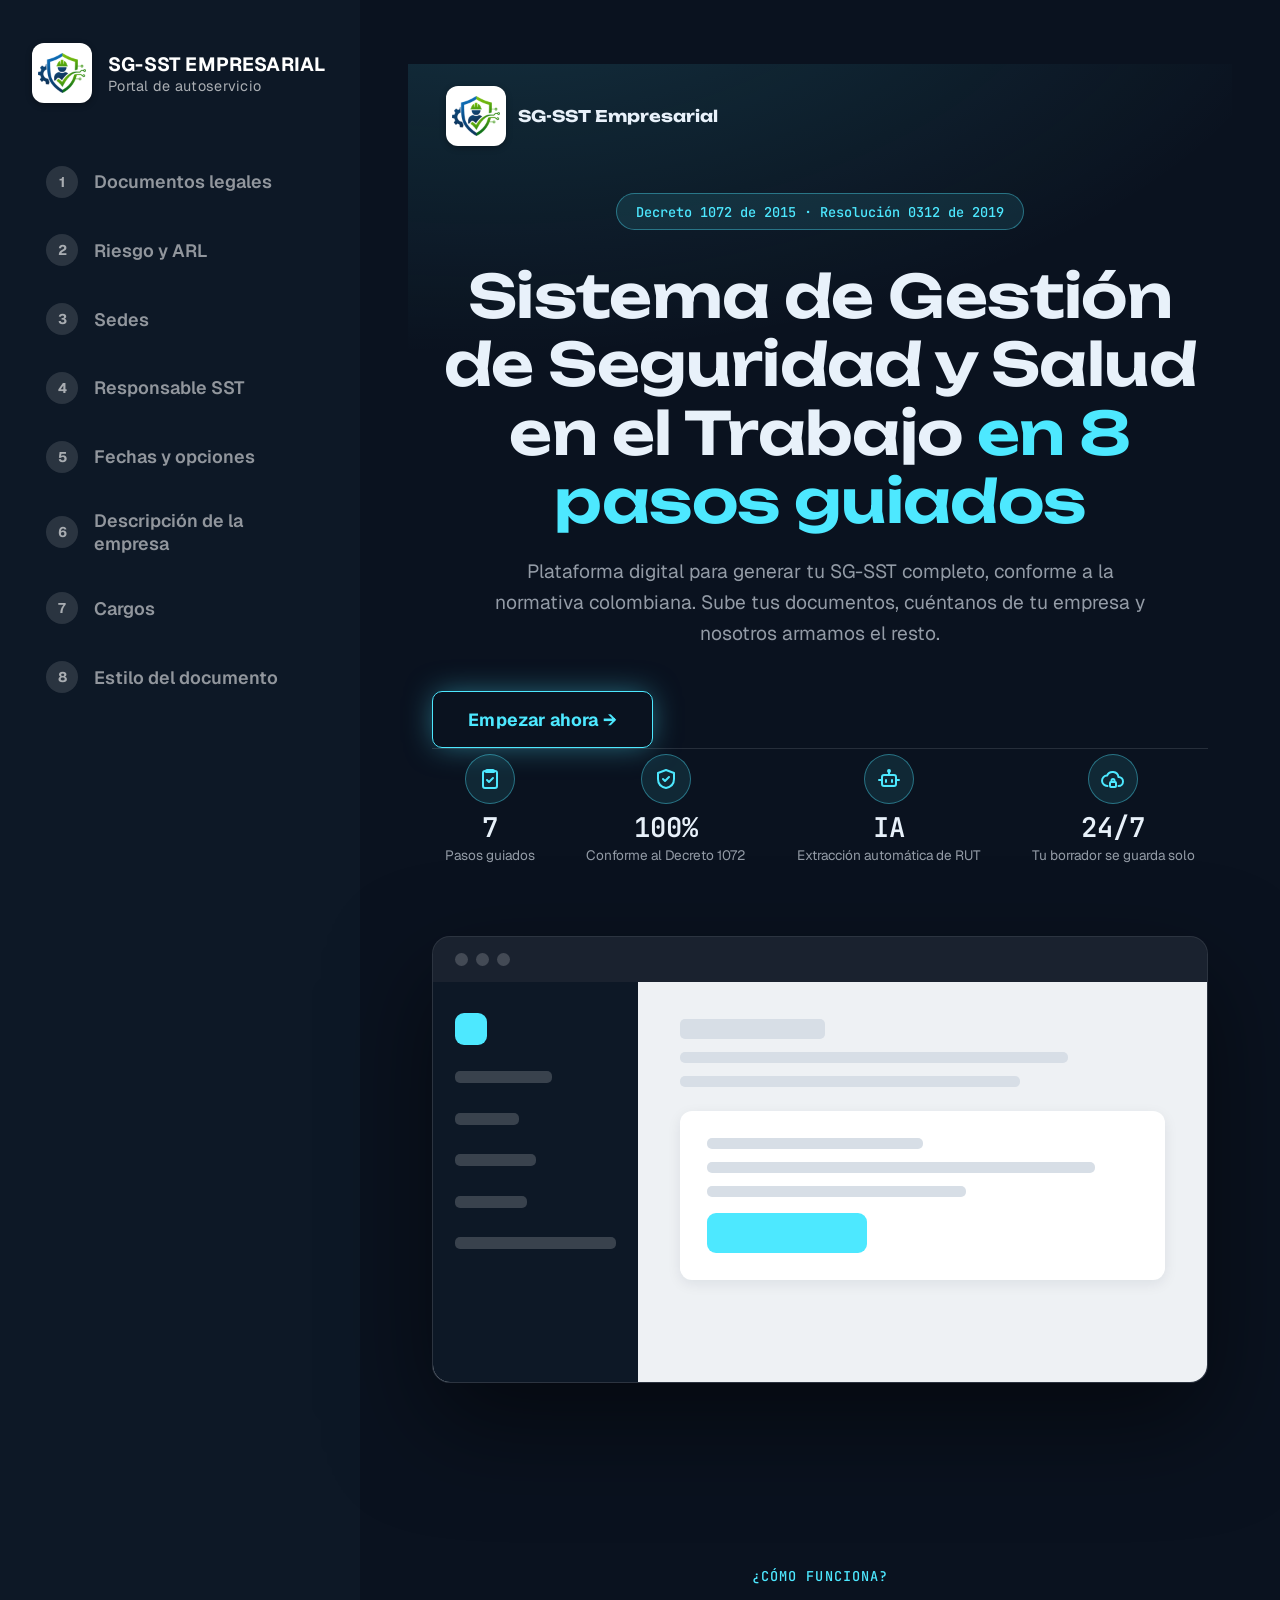
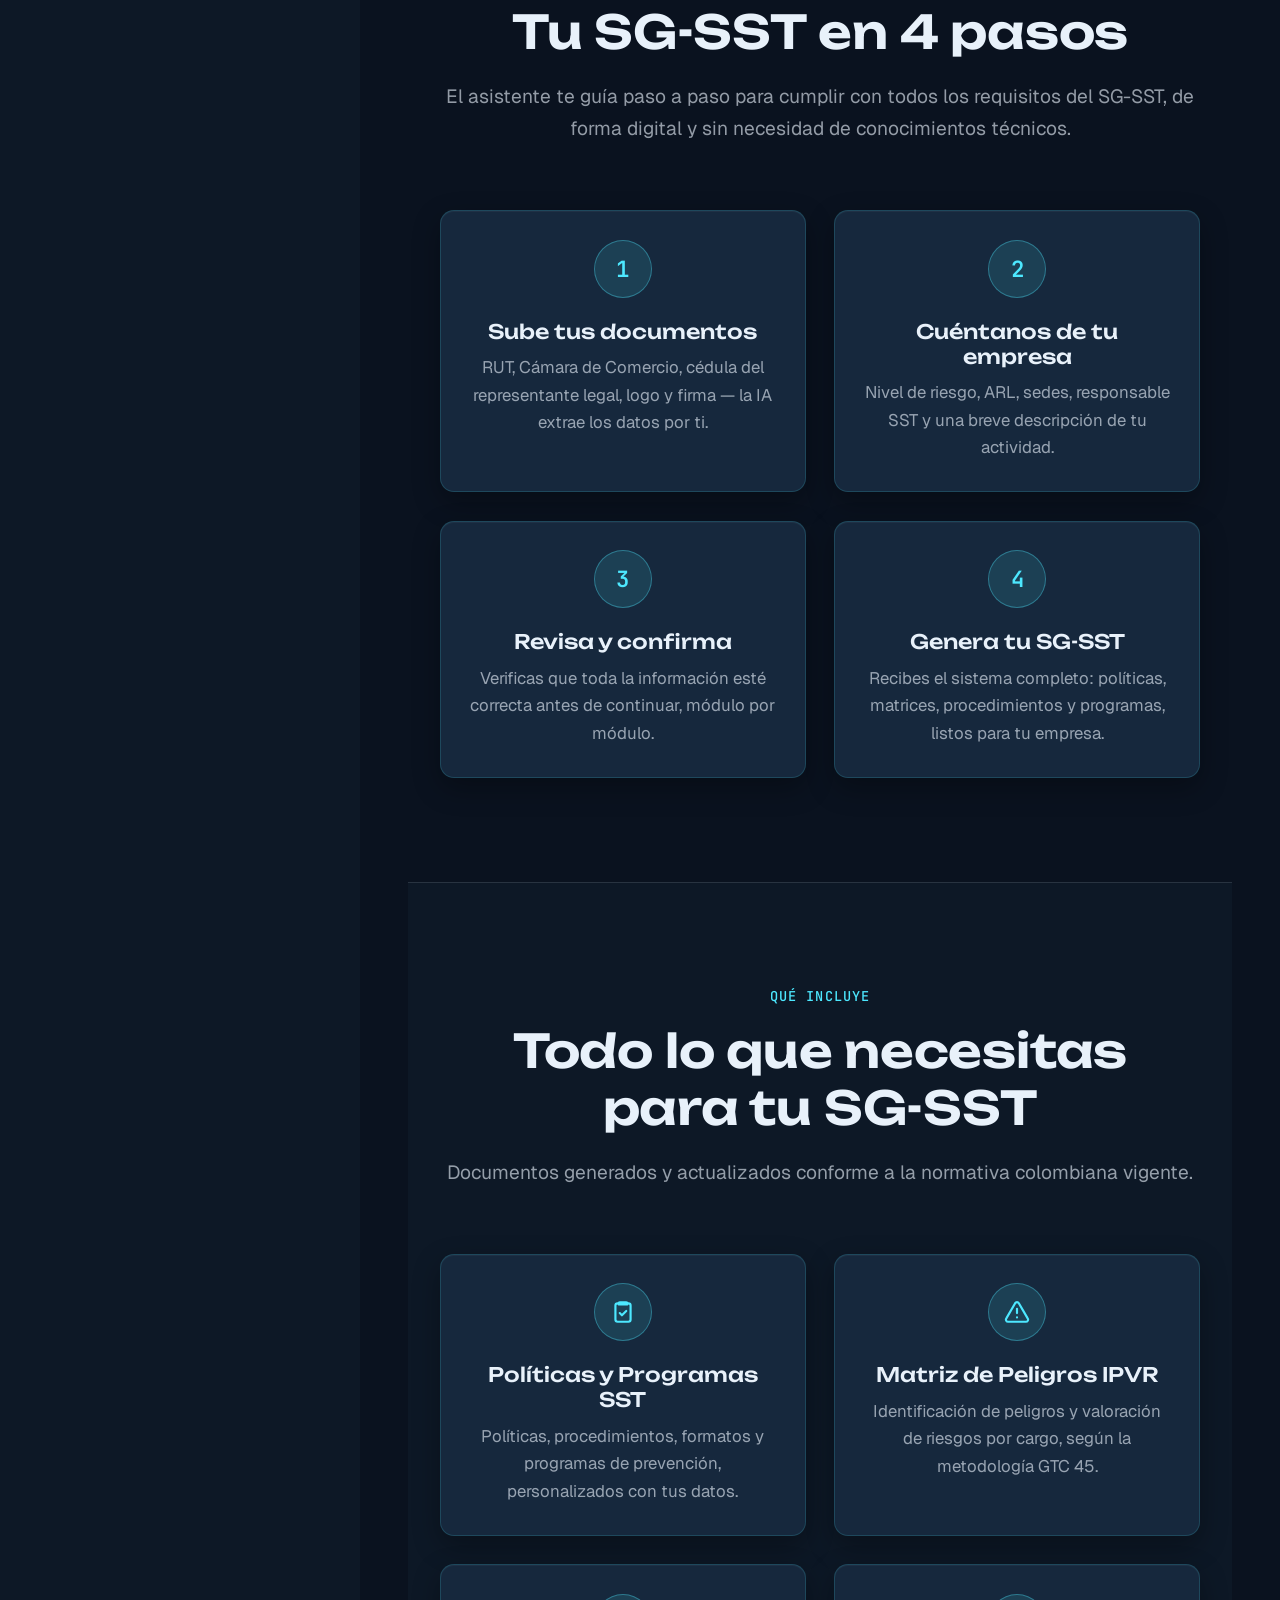
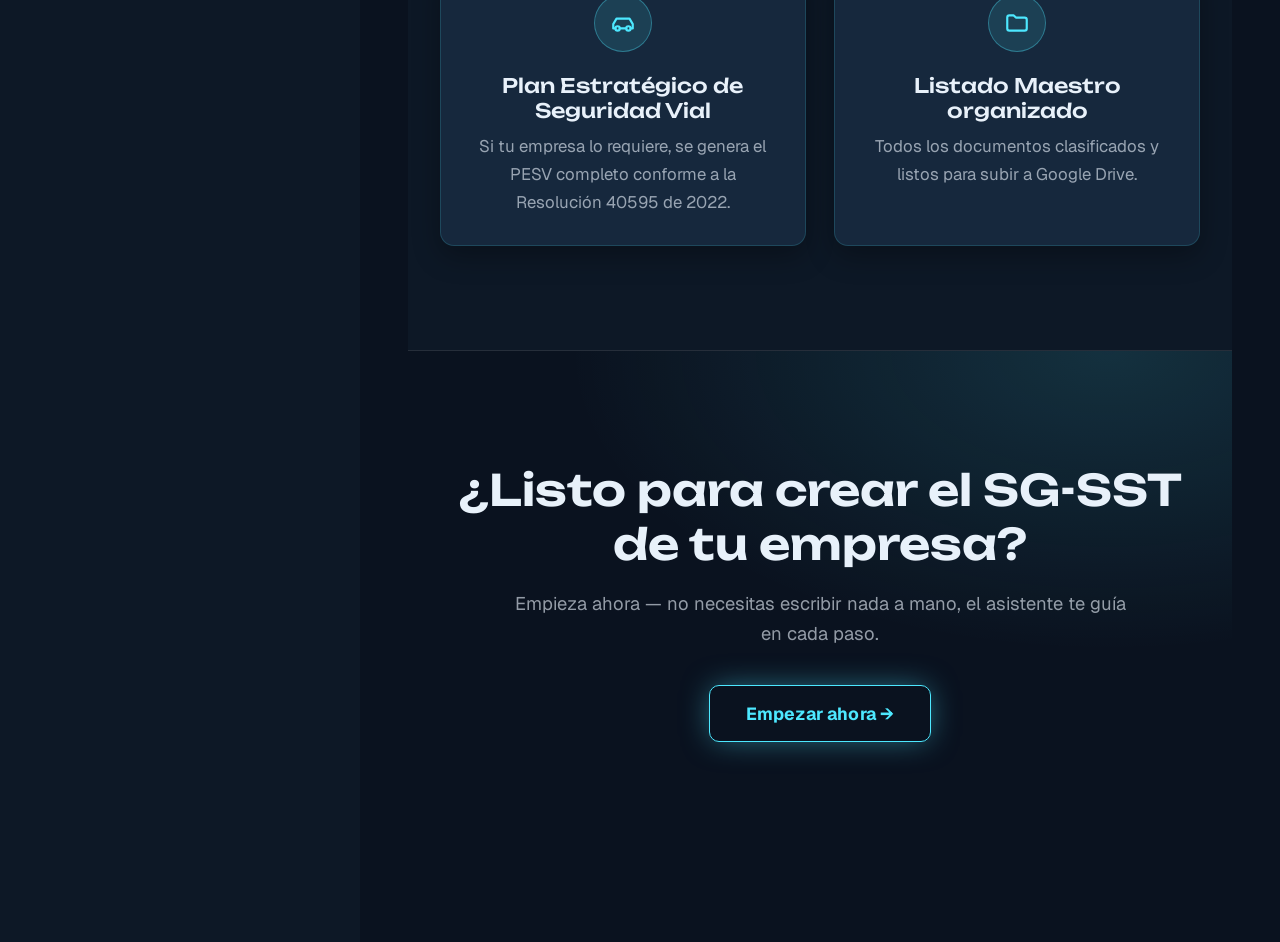
<file: static/wizard/index.html>
<!doctype html>
<html lang="es">
<head>
  <meta charset="utf-8">
  <meta name="viewport" content="width=device-width, initial-scale=1">
  <title>Software SG-SST — Sistema de Gestión de Seguridad y Salud en el Trabajo</title>
  <link rel="stylesheet" href="wizard.css">
</head>
<body>
  <div class="hero">
    <div class="hero-nav">
      <div class="brand"><span class="logo-chip"><img src="logo-mark.png" alt="SG-SST Empresarial"></span> SG-SST Empresarial</div>
    </div>

    <div class="hero-main">
      <span class="hero-badge">Decreto 1072 de 2015 · Resolución 0312 de 2019</span>
      <h1>Sistema de Gestión de Seguridad y Salud en el Trabajo <span>en 8 pasos guiados</span></h1>
      <p class="lead">Plataforma digital para generar tu SG-SST completo, conforme a la normativa colombiana. Sube tus documentos, cuéntanos de tu empresa y nosotros armamos el resto.</p>
      <button class="hero-cta" onclick="empezar()">Empezar ahora →</button>
      <p id="error" class="error"></p>

      <div class="hero-stats">
        <div class="hero-stat">
          <div class="hero-stat-icon">
            <svg viewBox="0 0 24 24" fill="none" stroke="currentColor" stroke-width="2" stroke-linecap="round" stroke-linejoin="round"><rect x="5" y="4" width="14" height="17" rx="2"/><path d="M9 3h6a1 1 0 0 1 1 1v1H8V4a1 1 0 0 1 1-1Z"/><path d="m9 13 2 2 4-4"/></svg>
          </div>
          <b>7</b><span>Pasos guiados</span>
        </div>
        <div class="hero-stat">
          <div class="hero-stat-icon">
            <svg viewBox="0 0 24 24" fill="none" stroke="currentColor" stroke-width="2" stroke-linecap="round" stroke-linejoin="round"><path d="M12 3 4 6v6c0 5 3.5 8 8 9 4.5-1 8-4 8-9V6l-8-3Z"/><path d="m9 12 2 2 4-4"/></svg>
          </div>
          <b>100%</b><span>Conforme al Decreto 1072</span>
        </div>
        <div class="hero-stat">
          <div class="hero-stat-icon">
            <svg viewBox="0 0 24 24" fill="none" stroke="currentColor" stroke-width="2" stroke-linecap="round" stroke-linejoin="round"><path d="M12 8V5"/><circle cx="12" cy="4" r="1"/><rect x="5" y="8" width="14" height="11" rx="2"/><path d="M2 13h2M20 13h2"/><path d="M9 13v2M15 13v2"/></svg>
          </div>
          <b>IA</b><span>Extracción automática de RUT</span>
        </div>
        <div class="hero-stat">
          <div class="hero-stat-icon">
            <svg viewBox="0 0 24 24" fill="none" stroke="currentColor" stroke-width="2" stroke-linecap="round" stroke-linejoin="round"><path d="M17.5 19a4.5 4.5 0 0 0 0-9 6 6 0 0 0-11.4-1.5A4.5 4.5 0 0 0 6.5 19"/><rect x="9" y="15" width="6" height="5" rx="1"/><path d="M10.5 15v-1.5a1.5 1.5 0 0 1 3 0V15"/></svg>
          </div>
          <b>24/7</b><span>Tu borrador se guarda solo</span>
        </div>
      </div>

      <div class="hero-mockup">
        <div class="mockup-bar"><span></span><span></span><span></span></div>
        <div class="mockup-body">
          <div class="mockup-side">
            <div class="mockup-dot"></div>
            <div class="mockup-line w60"></div>
            <div class="mockup-line w40"></div>
            <div class="mockup-line w50"></div>
            <div class="mockup-line w45"></div>
            <div class="mockup-line w35"></div>
          </div>
          <div class="mockup-content">
            <div class="mockup-line w30 tall"></div>
            <div class="mockup-line w80"></div>
            <div class="mockup-line w70"></div>
            <div class="mockup-card">
              <div class="mockup-line w50"></div>
              <div class="mockup-line w90"></div>
              <div class="mockup-line w60"></div>
              <div class="mockup-btn"></div>
            </div>
          </div>
        </div>
      </div>
    </div>
  </div>

  <div class="pasos">
    <span class="section-label">¿Cómo funciona?</span>
    <h2 class="section-title">Tu SG-SST en 4 pasos</h2>
    <p class="section-sub">El asistente te guía paso a paso para cumplir con todos los requisitos del SG-SST, de forma digital y sin necesidad de conocimientos técnicos.</p>
    <div class="pasos-grid">
      <div class="paso">
        <div class="num">1</div>
        <h3>Sube tus documentos</h3>
        <p>RUT, Cámara de Comercio, cédula del representante legal, logo y firma — la IA extrae los datos por ti.</p>
      </div>
      <div class="paso">
        <div class="num">2</div>
        <h3>Cuéntanos de tu empresa</h3>
        <p>Nivel de riesgo, ARL, sedes, responsable SST y una breve descripción de tu actividad.</p>
      </div>
      <div class="paso">
        <div class="num">3</div>
        <h3>Revisa y confirma</h3>
        <p>Verificas que toda la información esté correcta antes de continuar, módulo por módulo.</p>
      </div>
      <div class="paso">
        <div class="num">4</div>
        <h3>Genera tu SG-SST</h3>
        <p>Recibes el sistema completo: políticas, matrices, procedimientos y programas, listos para tu empresa.</p>
      </div>
    </div>
  </div>

  <div class="modulos">
    <span class="section-label">Qué incluye</span>
    <h2 class="section-title">Todo lo que necesitas para tu SG-SST</h2>
    <p class="section-sub">Documentos generados y actualizados conforme a la normativa colombiana vigente.</p>
    <div class="features-grid">
      <div class="feature">
        <div class="icon">
          <svg viewBox="0 0 24 24" fill="none" stroke="currentColor" stroke-width="2" stroke-linecap="round" stroke-linejoin="round"><rect x="5" y="4" width="14" height="17" rx="2"/><path d="M9 3h6a1 1 0 0 1 1 1v1H8V4a1 1 0 0 1 1-1Z"/><path d="m9 13 2 2 4-4"/></svg>
        </div>
        <h3>Políticas y Programas SST</h3>
        <p>Políticas, procedimientos, formatos y programas de prevención, personalizados con tus datos.</p>
      </div>
      <div class="feature">
        <div class="icon">
          <svg viewBox="0 0 24 24" fill="none" stroke="currentColor" stroke-width="2" stroke-linecap="round" stroke-linejoin="round"><path d="m10.29 3.86-8.14 14A2 2 0 0 0 4 21h16a2 2 0 0 0 1.85-3.14l-8.14-14a2 2 0 0 0-3.42 0Z"/><path d="M12 9v4"/><path d="M12 17h.01"/></svg>
        </div>
        <h3>Matriz de Peligros IPVR</h3>
        <p>Identificación de peligros y valoración de riesgos por cargo, según la metodología GTC 45.</p>
      </div>
      <div class="feature">
        <div class="icon">
          <svg viewBox="0 0 24 24" fill="none" stroke="currentColor" stroke-width="2" stroke-linecap="round" stroke-linejoin="round"><path d="M19 17h2v-4l-3-5H6L3 13v4h2"/><circle cx="7" cy="17" r="2"/><circle cx="17" cy="17" r="2"/><path d="M9 17h6"/></svg>
        </div>
        <h3>Plan Estratégico de Seguridad Vial</h3>
        <p>Si tu empresa lo requiere, se genera el PESV completo conforme a la Resolución 40595 de 2022.</p>
      </div>
      <div class="feature">
        <div class="icon">
          <svg viewBox="0 0 24 24" fill="none" stroke="currentColor" stroke-width="2" stroke-linecap="round" stroke-linejoin="round"><path d="M3 7a2 2 0 0 1 2-2h4l2 2h8a2 2 0 0 1 2 2v8a2 2 0 0 1-2 2H5a2 2 0 0 1-2-2V7Z"/></svg>
        </div>
        <h3>Listado Maestro organizado</h3>
        <p>Todos los documentos clasificados y listos para subir a Google Drive.</p>
      </div>
    </div>
  </div>

  <div class="cta-band">
    <h2>¿Listo para crear el SG-SST de tu empresa?</h2>
    <p>Empieza ahora — no necesitas escribir nada a mano, el asistente te guía en cada paso.</p>
    <button class="hero-cta" onclick="empezar()">Empezar ahora →</button>
  </div>

  <script src="common.js"></script>
  <script>
    async function empezar() {
      document.getElementById("error").textContent = "";
      try {
        const borrador = await api("/borradores", { method: "POST" });
        irAModulo(1, borrador.borrador_id);
      } catch (e) {
        document.getElementById("error").textContent = e.message;
      }
    }
  </script>
</body>
</html>
</file>
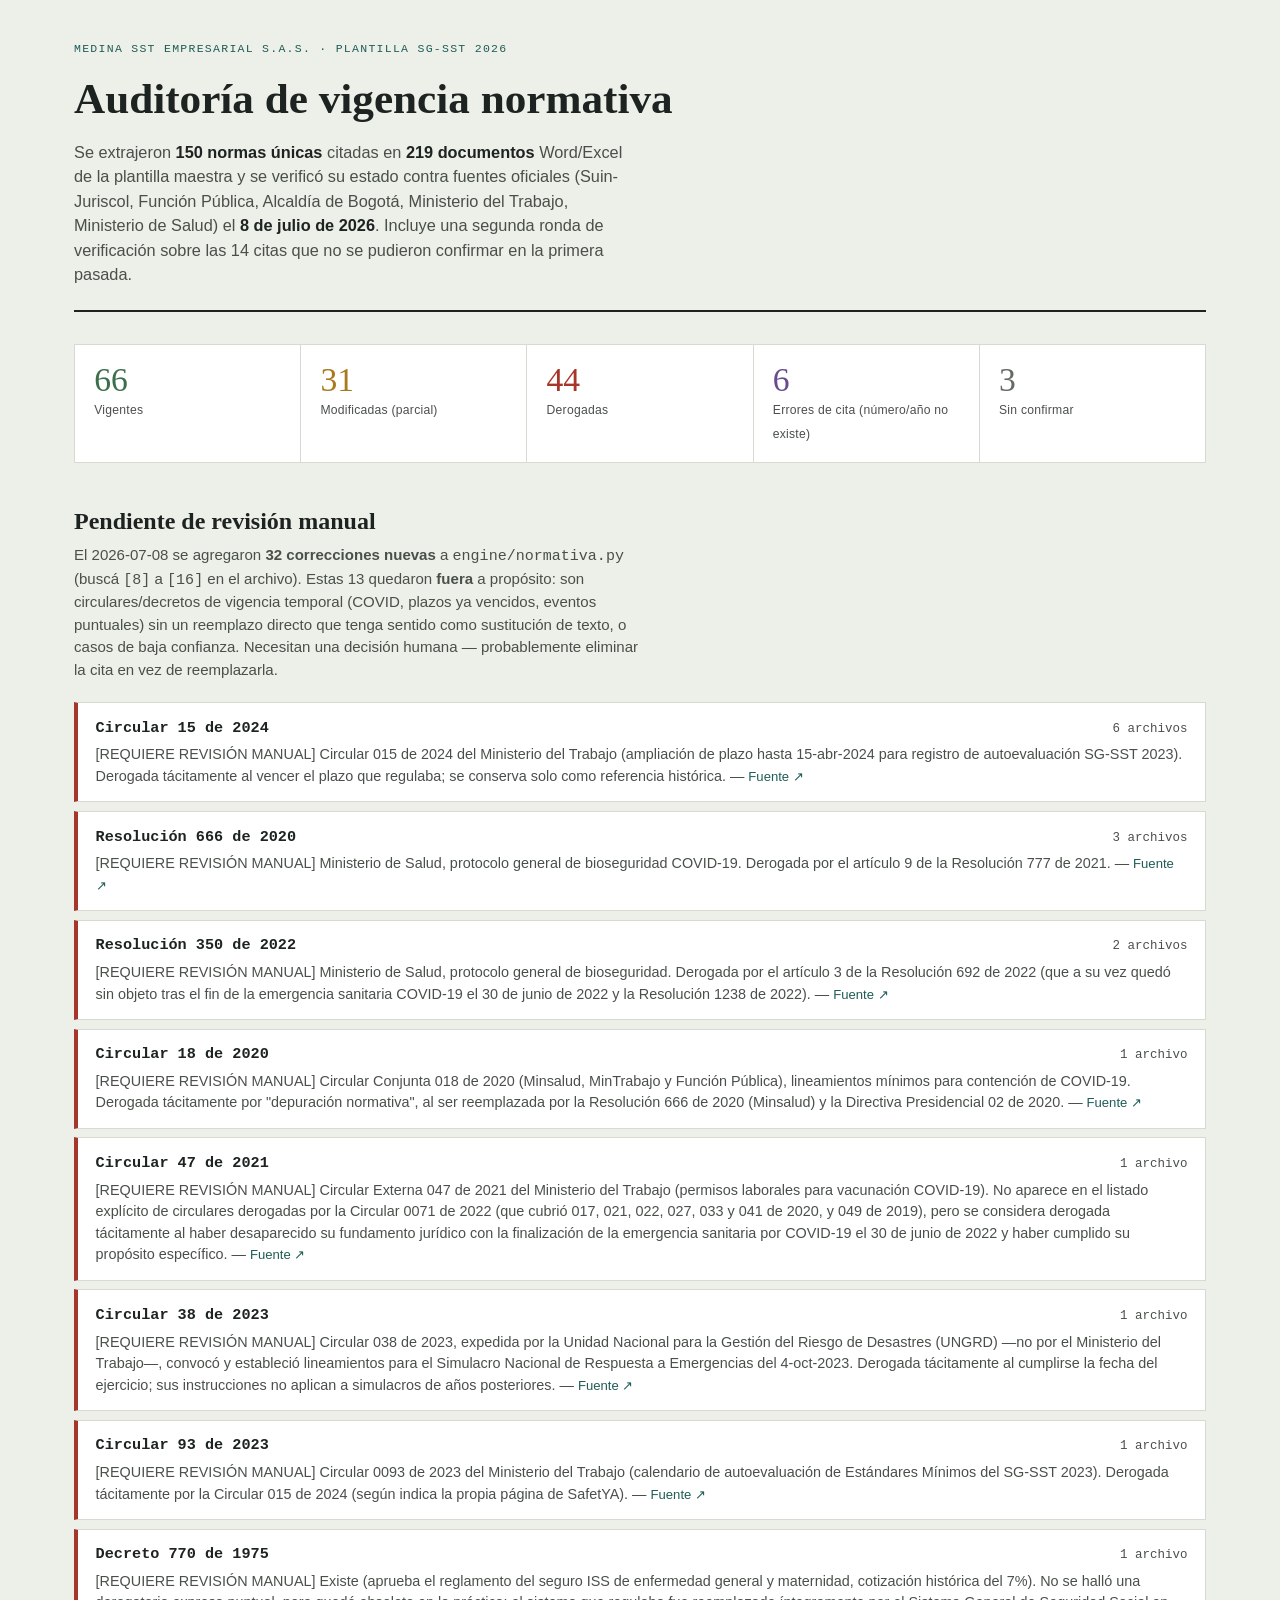
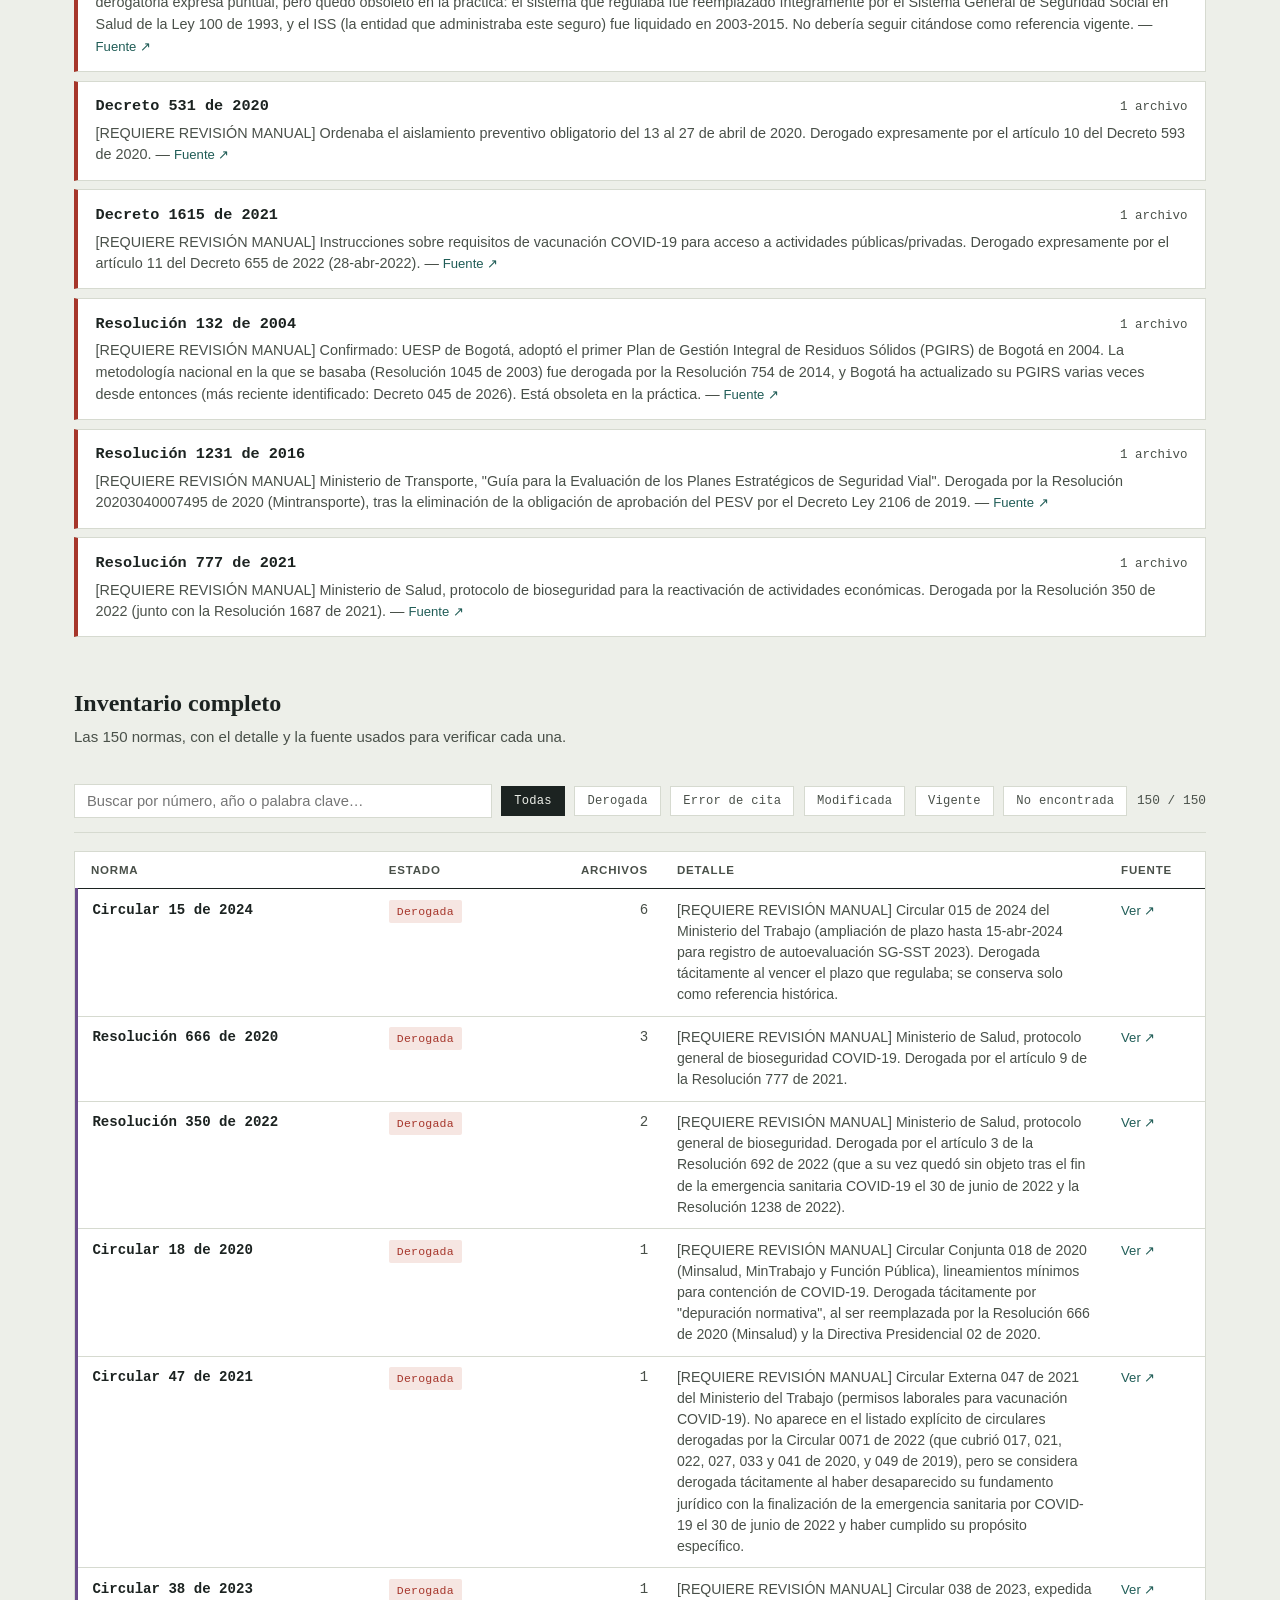
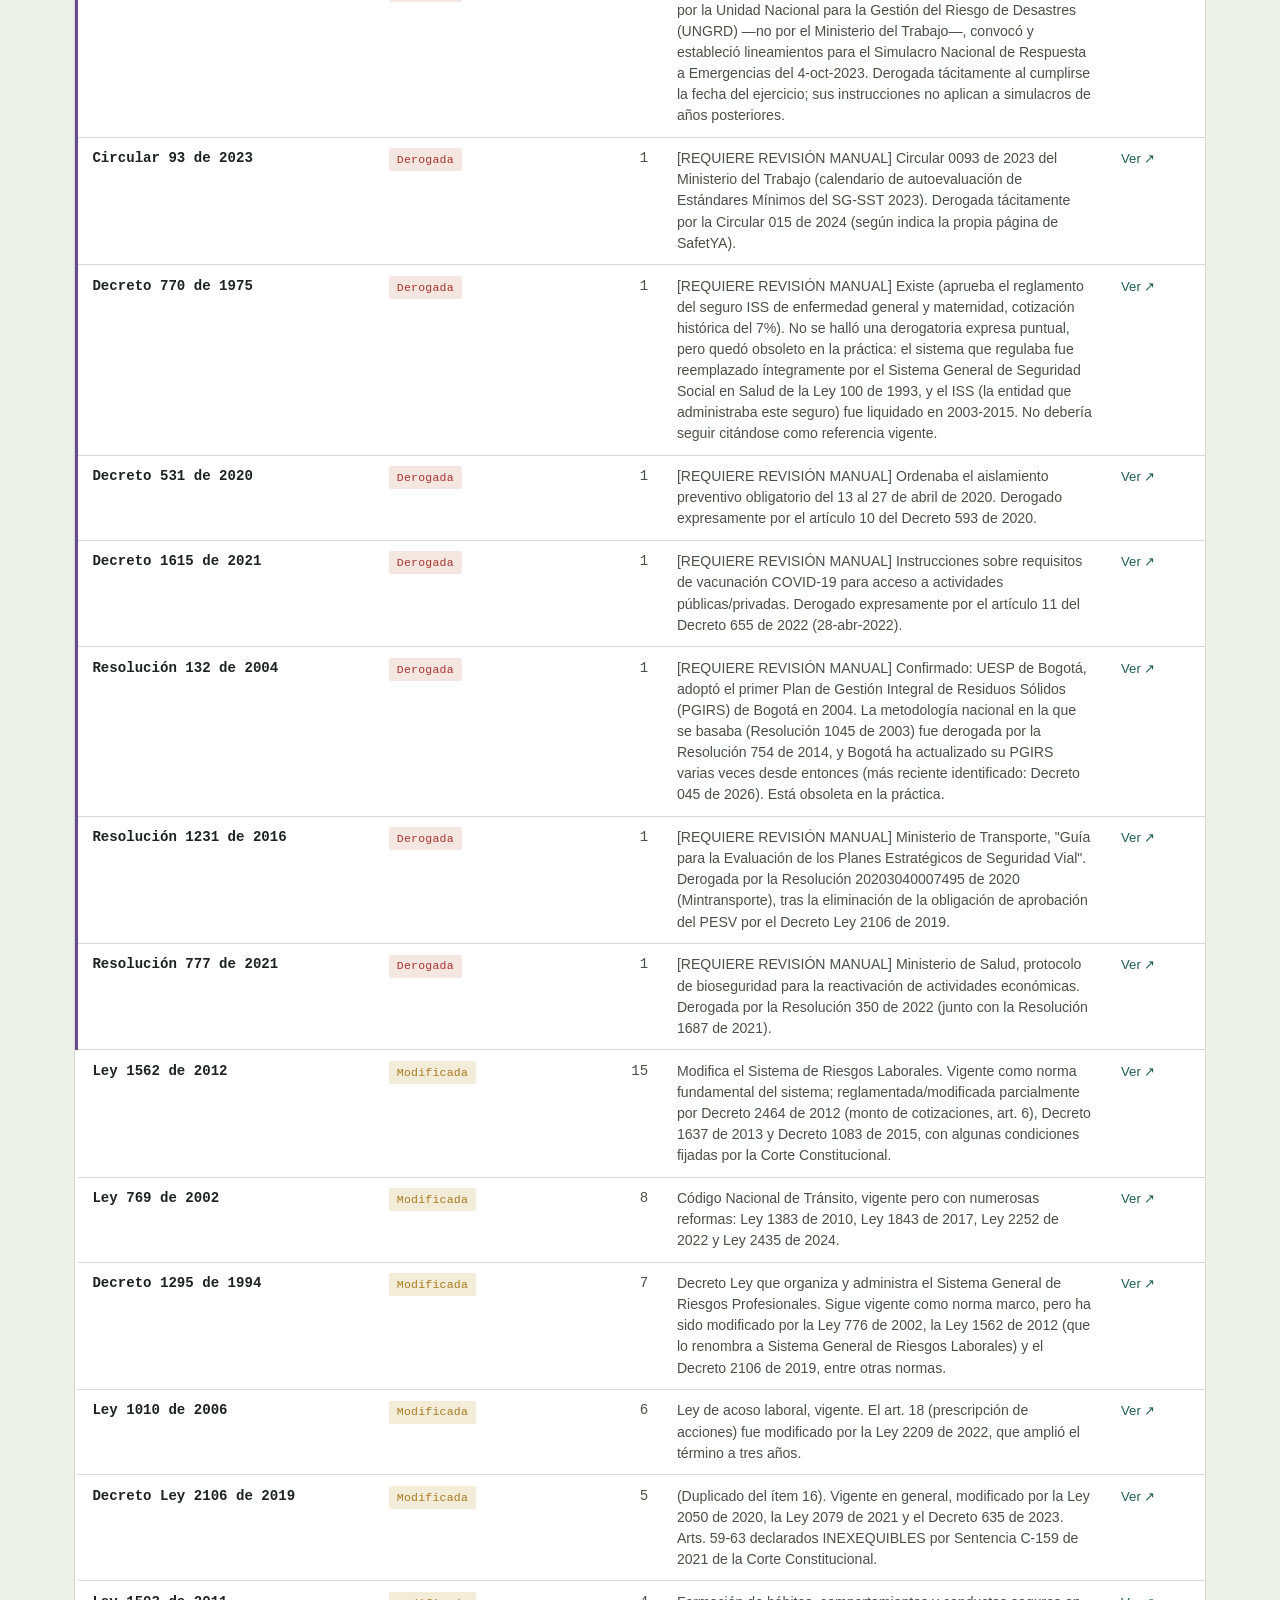
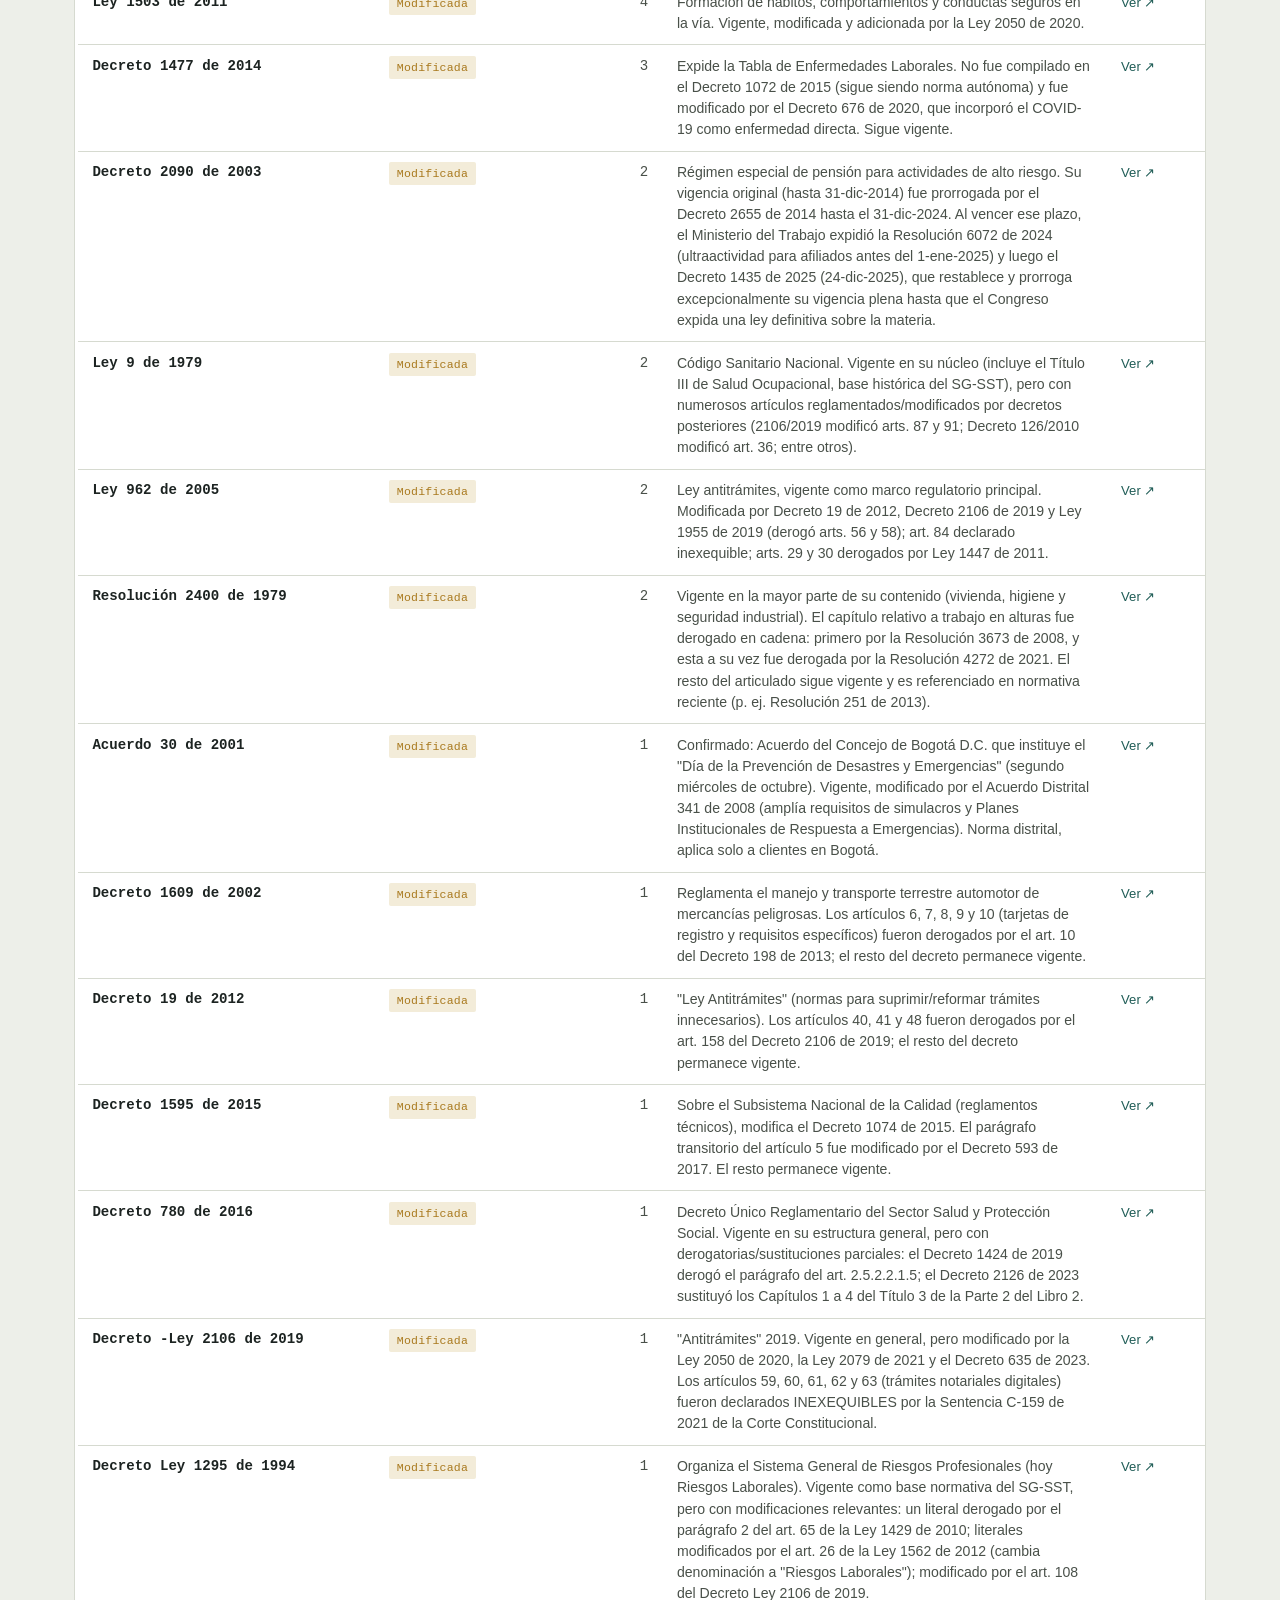
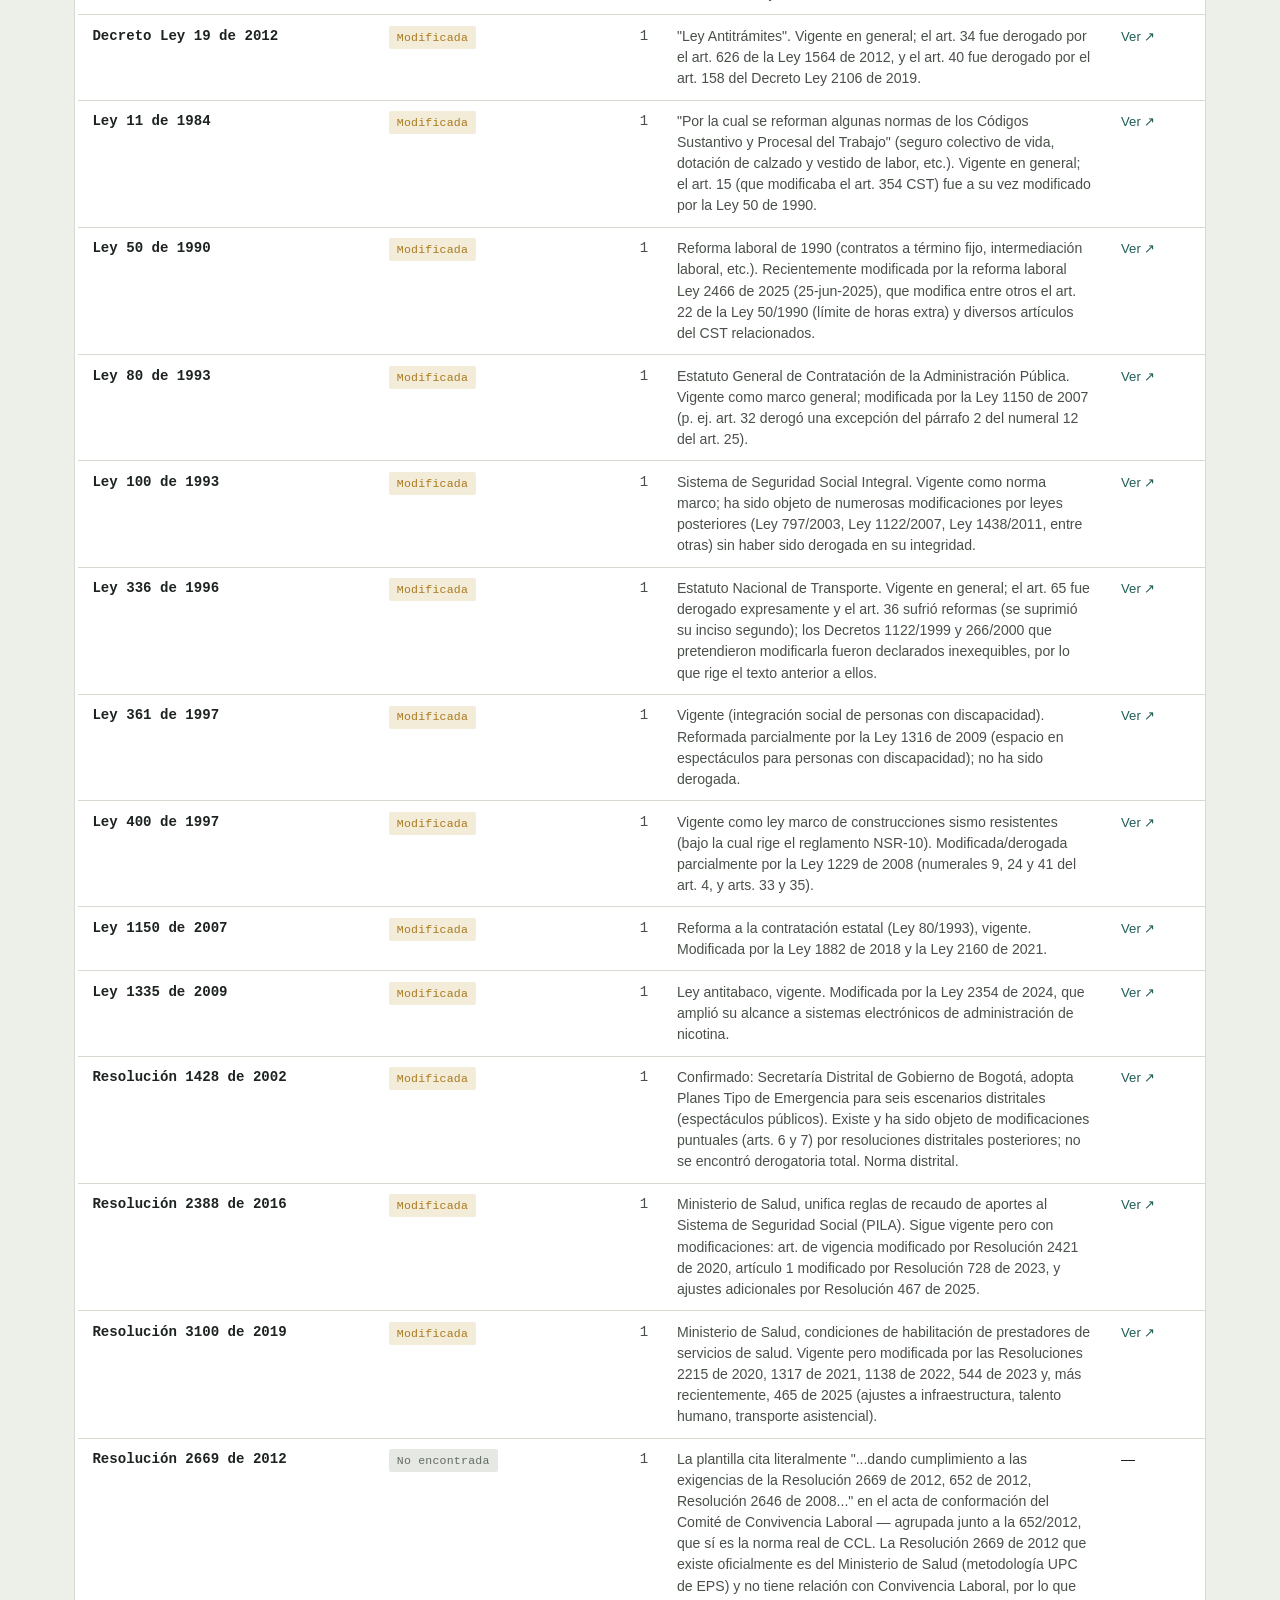
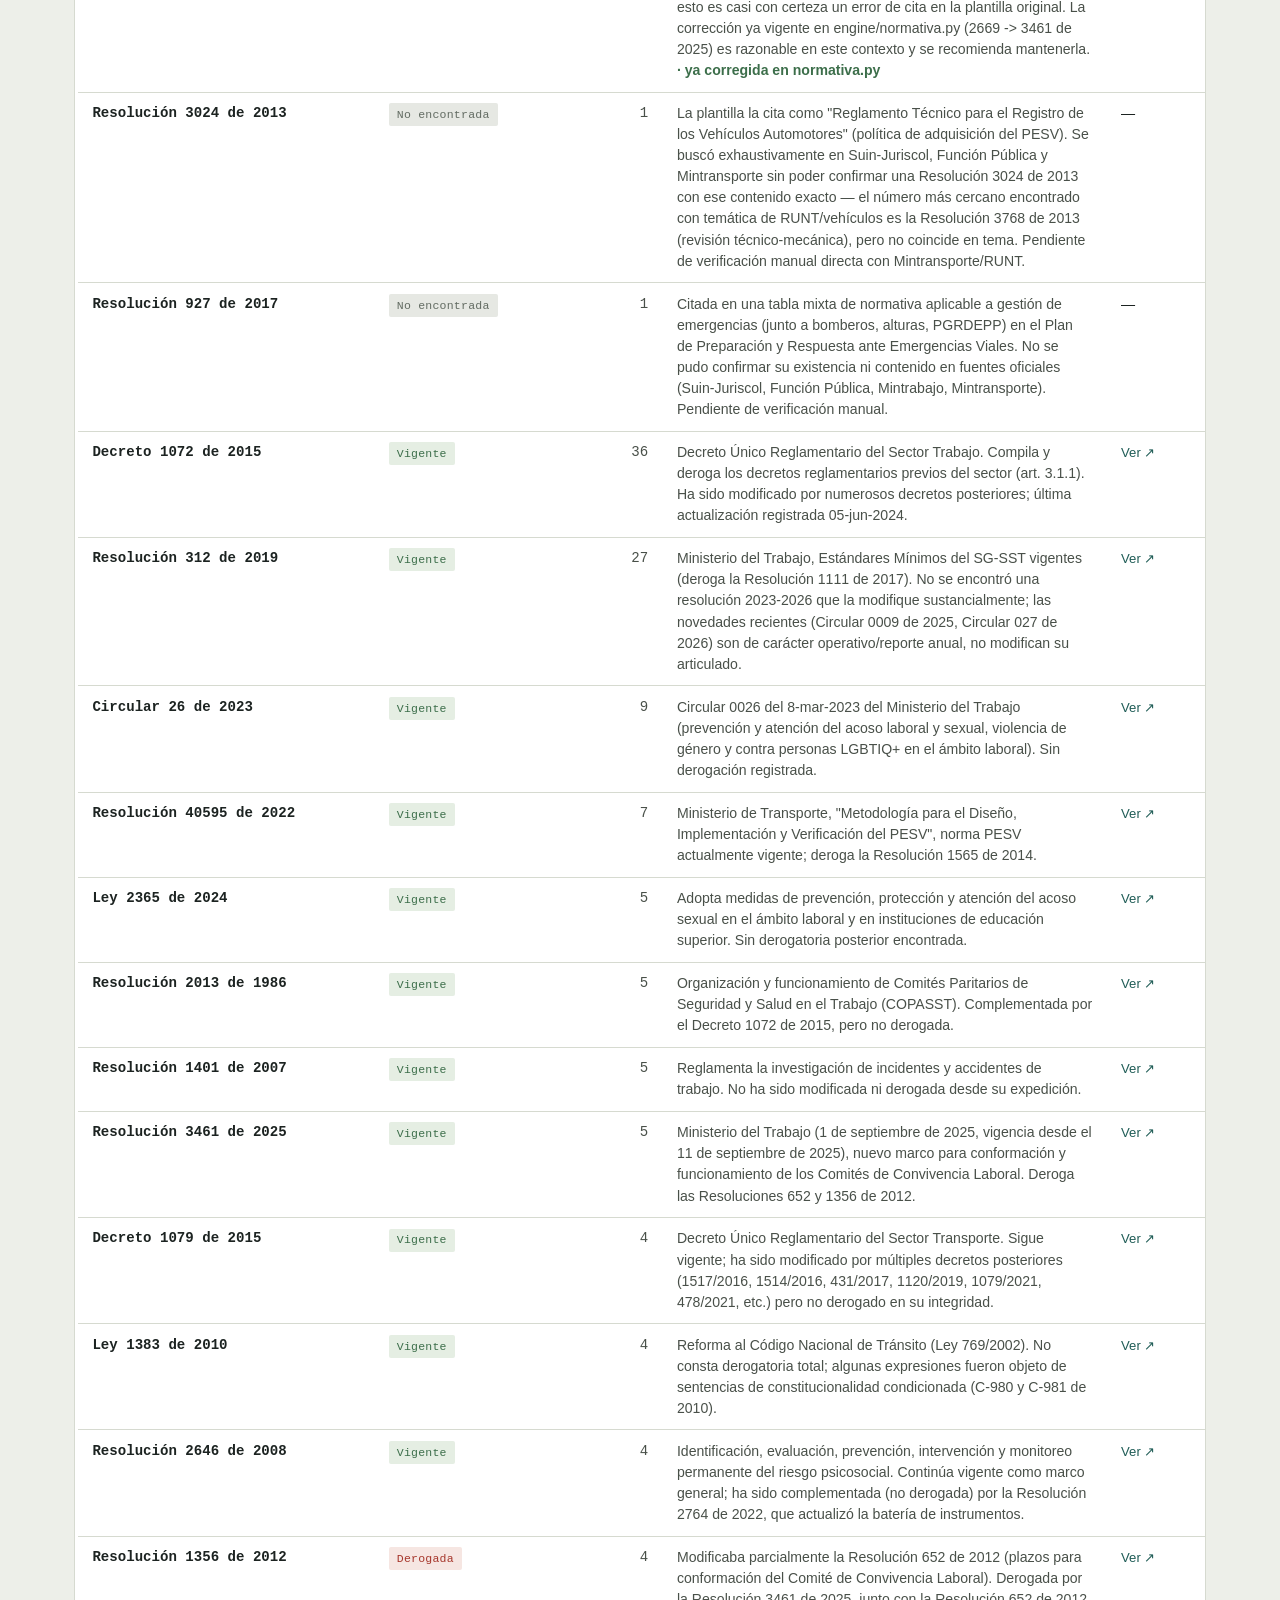
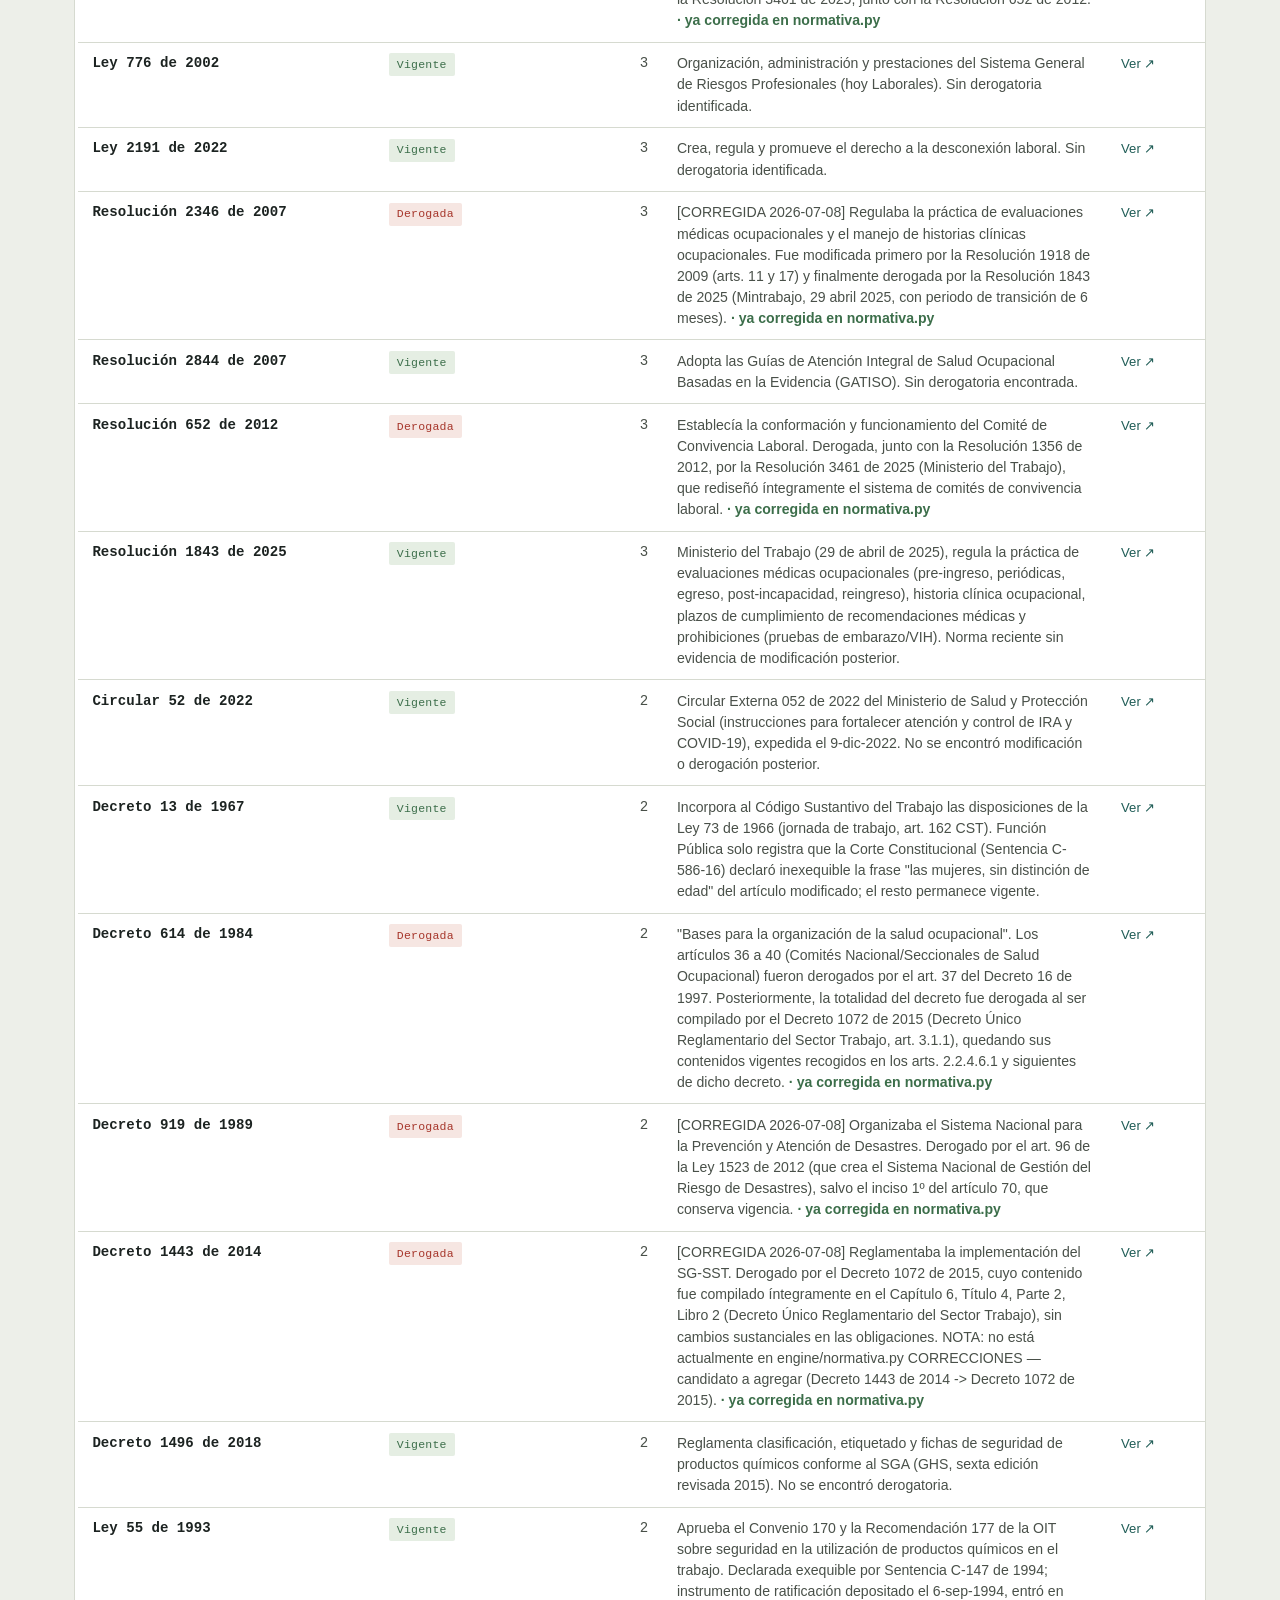
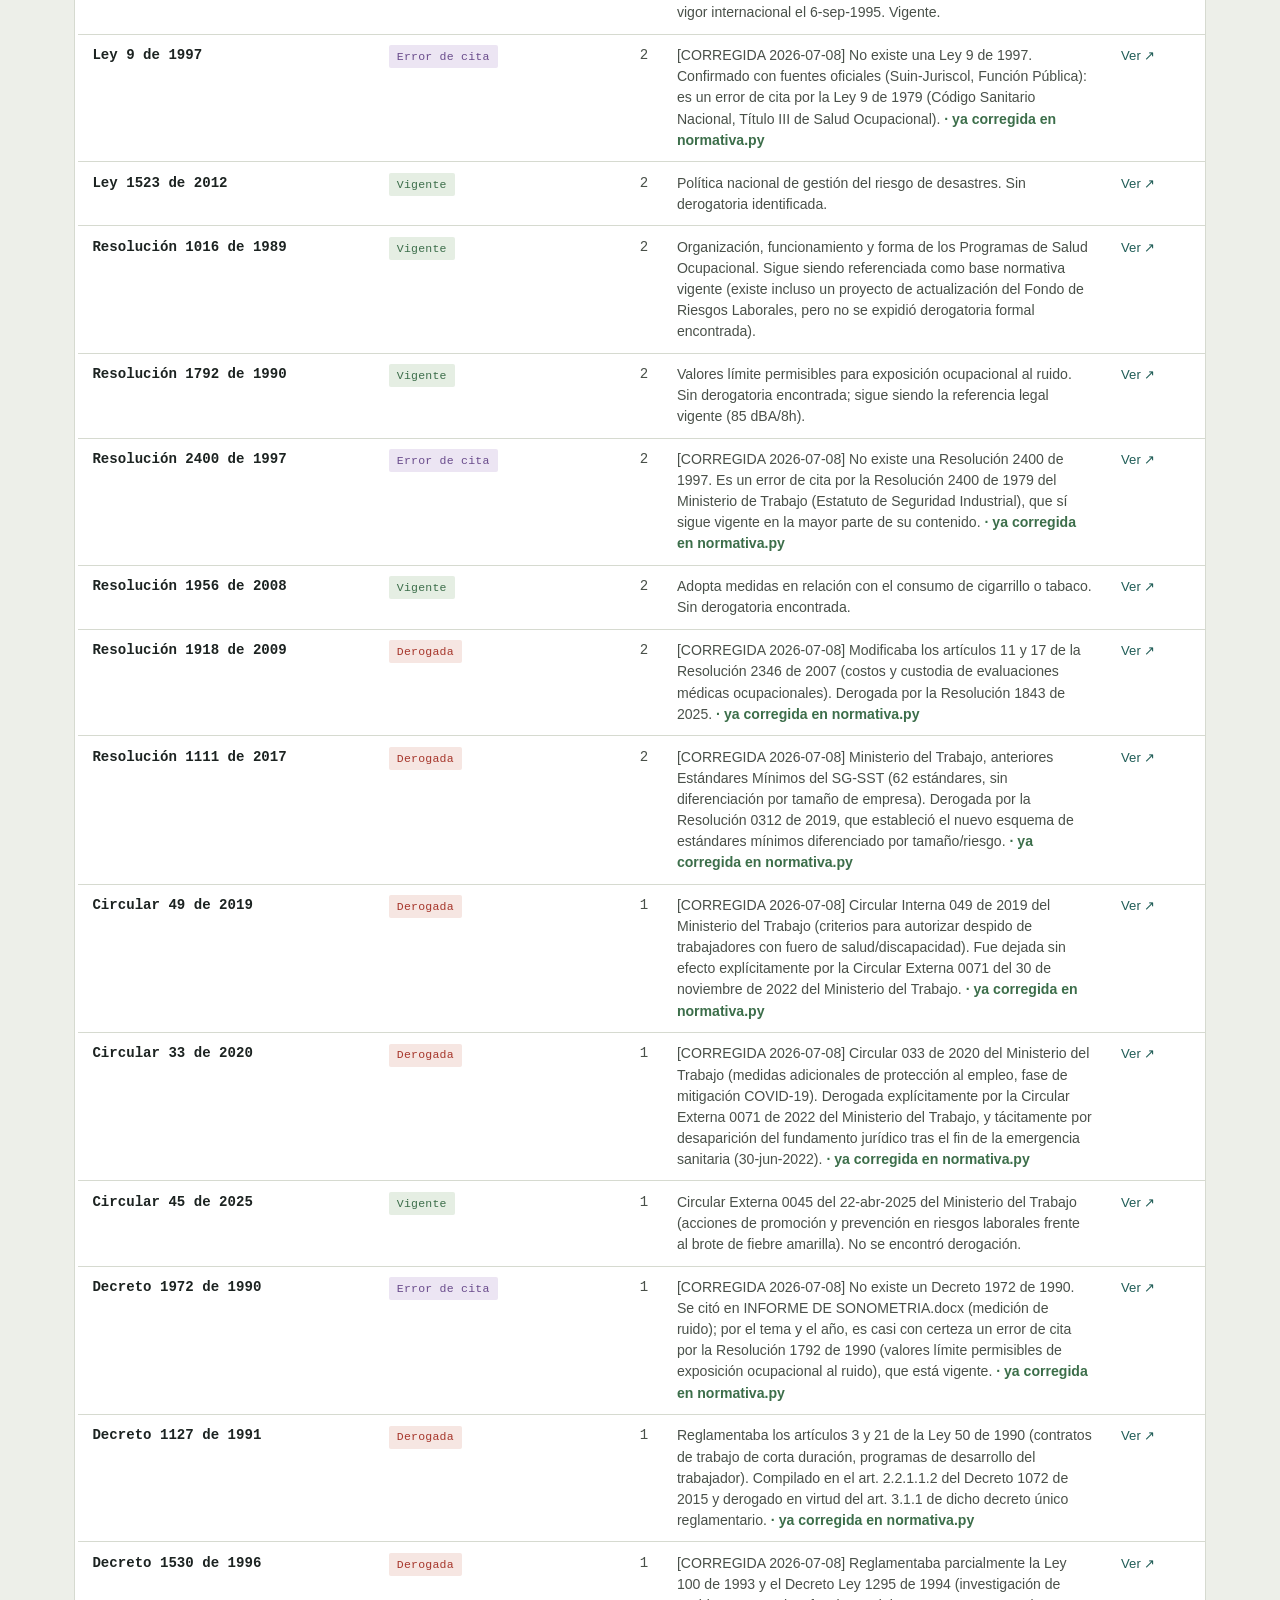
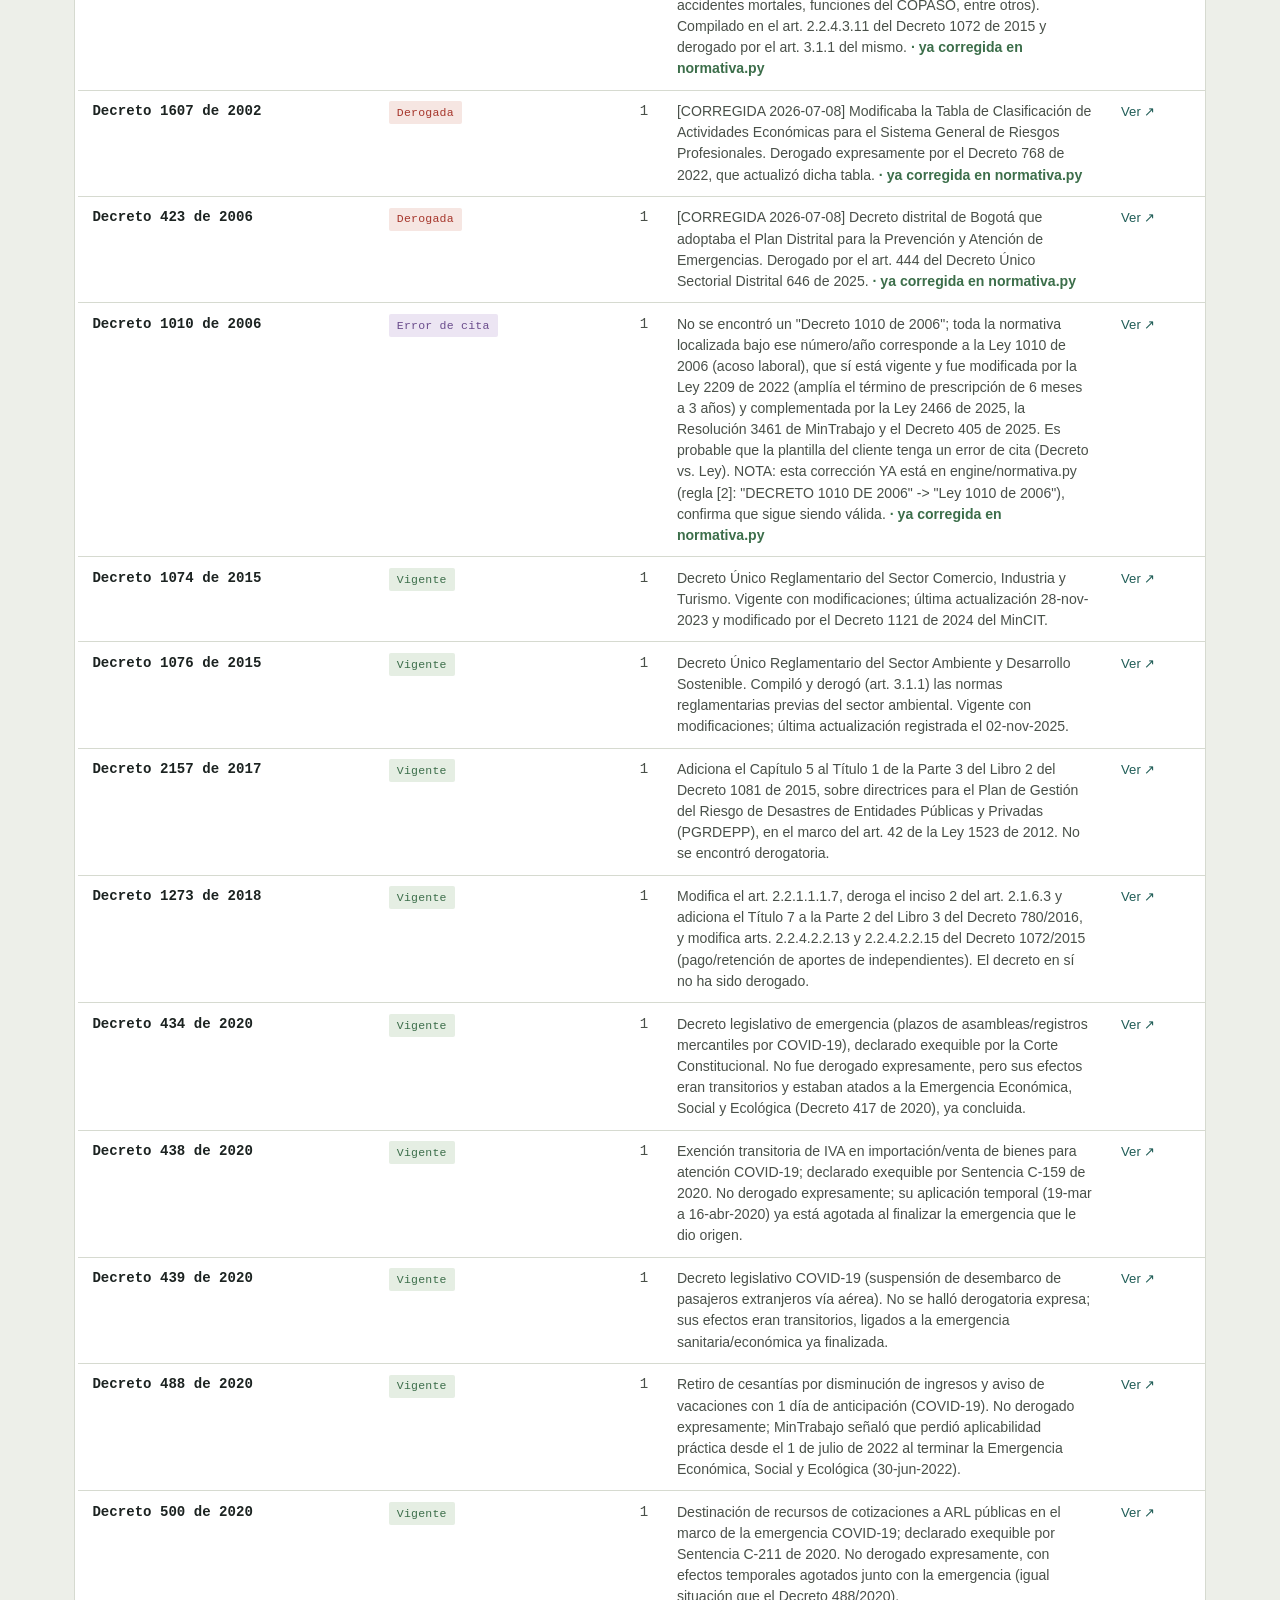
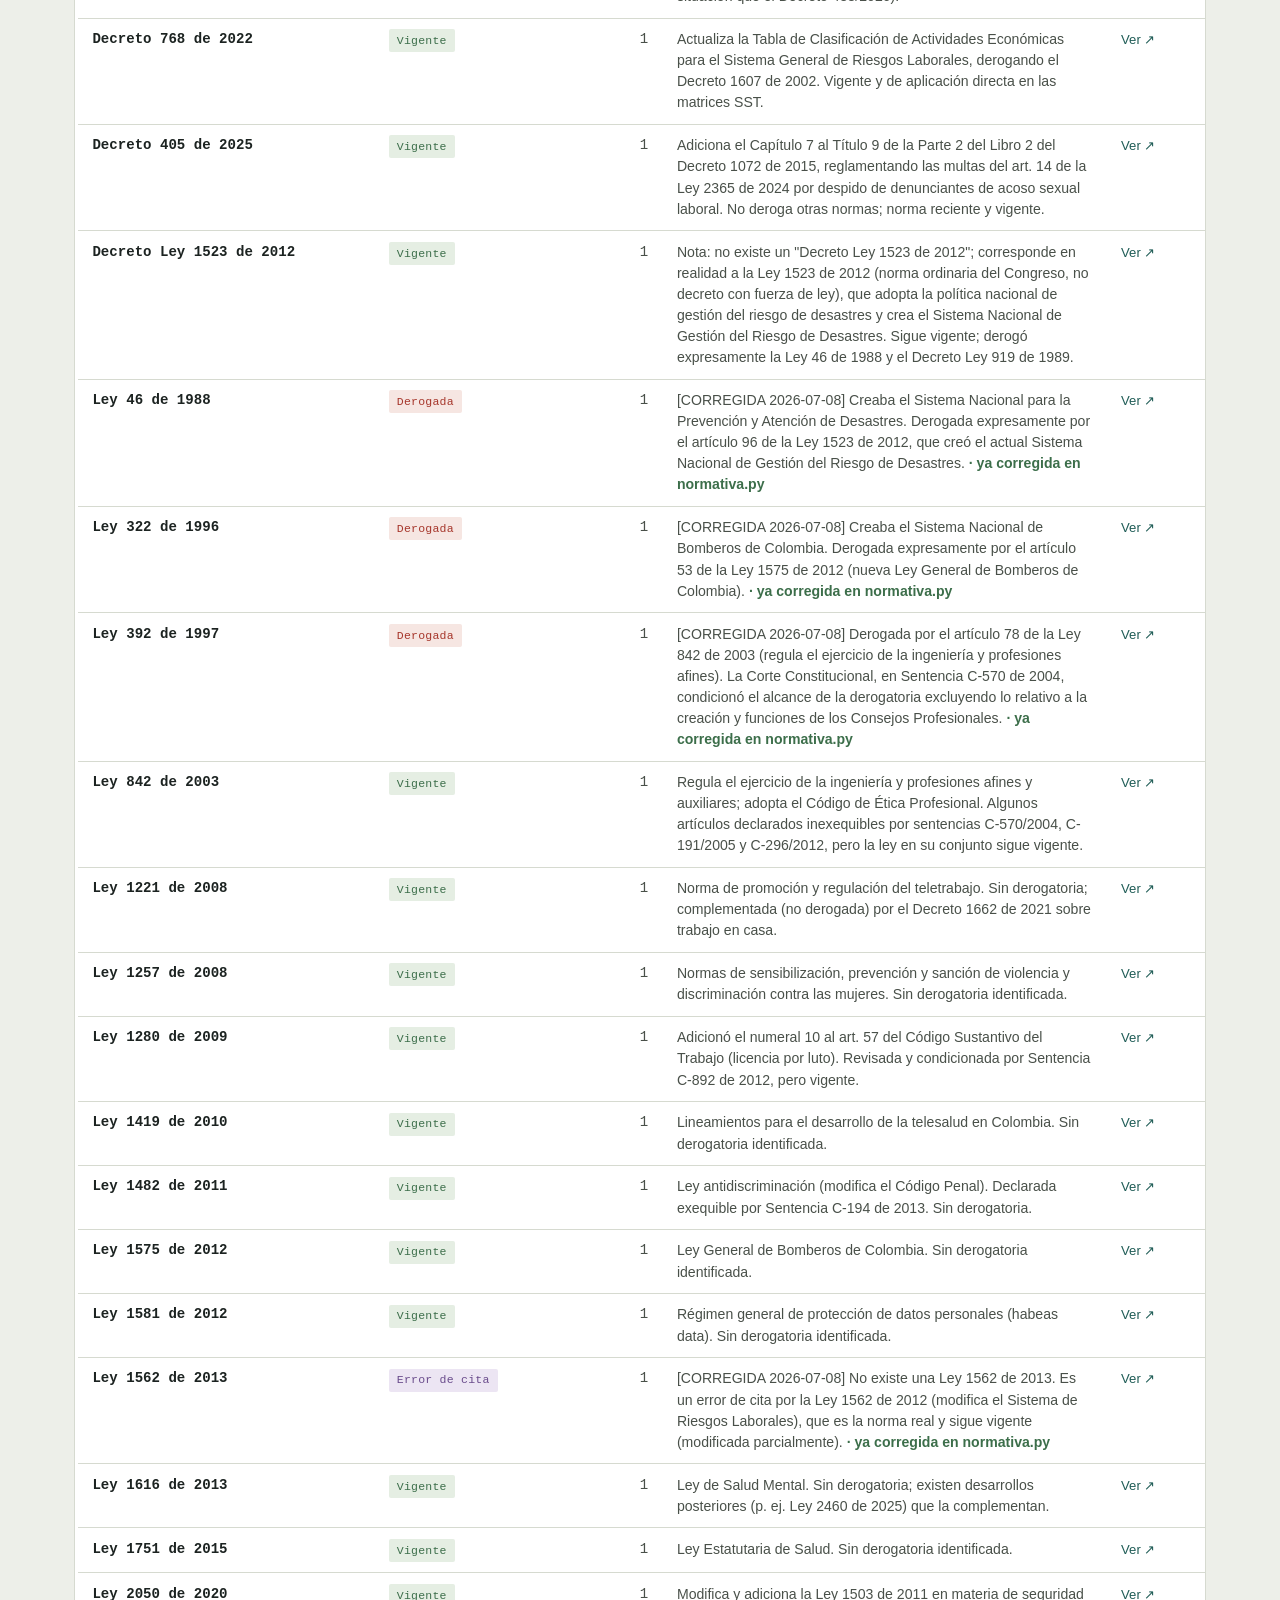
<file: auditoria_normativa_2026-07-08.html>
<!DOCTYPE html>
<html lang="es">
<head>
<meta charset="utf-8">
<meta name="viewport" content="width=device-width, initial-scale=1">
</head>
<body>
<title>Auditoría normativa · SG-SST 2026</title>
<style>
  :root {
    --ink: #1c2321;
    --ink-soft: #495049;
    --paper: #edefe9;
    --paper-raised: #ffffff;
    --line: #d6dad0;
    --accent: #1f5c56;
    --accent-soft: #e3ece9;
    --brick: #a6362b;
    --brick-soft: #f6e6e2;
    --ochre: #a9791e;
    --ochre-soft: #f3ecd9;
    --moss: #3c6e4a;
    --moss-soft: #e5eee3;
    --slate: #626b62;
    --slate-soft: #e6e8e3;
    --plum: #6a4c8c;
    --plum-soft: #ece5f3;
    --serif: "Iowan Old Style", "Palatino Linotype", Palatino, Georgia, serif;
    --sans: -apple-system, BlinkMacSystemFont, "Segoe UI", Roboto, sans-serif;
    --mono: ui-monospace, "Cascadia Code", "Consolas", "SFMono-Regular", monospace;
  }

  @media (prefers-color-scheme: dark) {
    :root {
      --ink: #e7e9e2;
      --ink-soft: #b7bcb3;
      --paper: #141815;
      --paper-raised: #1b201c;
      --line: #333a33;
      --accent: #57ada4;
      --accent-soft: #1c2d2a;
      --brick: #d9695c;
      --brick-soft: #3a211d;
      --ochre: #d1a238;
      --ochre-soft: #362d18;
      --moss: #74b98a;
      --moss-soft: #1f2c22;
      --slate: #9aa196;
      --slate-soft: #262a24;
      --plum: #a98fcf;
      --plum-soft: #2b2338;
    }
  }
  :root[data-theme="dark"] {
    --ink: #e7e9e2;
    --ink-soft: #b7bcb3;
    --paper: #141815;
    --paper-raised: #1b201c;
    --line: #333a33;
    --accent: #57ada4;
    --accent-soft: #1c2d2a;
    --brick: #d9695c;
    --brick-soft: #3a211d;
    --ochre: #d1a238;
    --ochre-soft: #362d18;
    --moss: #74b98a;
    --moss-soft: #1f2c22;
    --slate: #9aa196;
    --slate-soft: #262a24;
    --plum: #a98fcf;
    --plum-soft: #2b2338;
  }
  :root[data-theme="light"] {
    --ink: #1c2321;
    --ink-soft: #495049;
    --paper: #edefe9;
    --paper-raised: #ffffff;
    --line: #d6dad0;
    --accent: #1f5c56;
    --accent-soft: #e3ece9;
    --brick: #a6362b;
    --brick-soft: #f6e6e2;
    --ochre: #a9791e;
    --ochre-soft: #f3ecd9;
    --moss: #3c6e4a;
    --moss-soft: #e5eee3;
    --slate: #626b62;
    --slate-soft: #e6e8e3;
    --plum: #6a4c8c;
    --plum-soft: #ece5f3;
  }

  * { box-sizing: border-box; }
  body {
    margin: 0;
    background: var(--paper);
    color: var(--ink);
    font-family: var(--sans);
    line-height: 1.5;
    -webkit-font-smoothing: antialiased;
  }
  .wrap { max-width: 1180px; margin: 0 auto; padding: 2.5rem 1.5rem 6rem; }

  header.masthead {
    border-bottom: 2px solid var(--ink);
    padding-bottom: 1.5rem;
    margin-bottom: 2rem;
  }
  .eyebrow {
    font-family: var(--mono);
    font-size: 0.72rem;
    letter-spacing: 0.11em;
    text-transform: uppercase;
    color: var(--accent);
    margin: 0 0 0.6rem;
  }
  h1 {
    font-family: var(--serif);
    font-weight: 600;
    font-size: clamp(2rem, 4vw, 2.7rem);
    margin: 0 0 0.5rem;
    text-wrap: balance;
  }
  .dek {
    font-size: 1.02rem;
    color: var(--ink-soft);
    max-width: 62ch;
    margin: 0;
  }
  .dek b { color: var(--ink); font-weight: 600; }

  .stats {
    display: grid;
    grid-template-columns: repeat(auto-fit, minmax(150px, 1fr));
    gap: 1px;
    background: var(--line);
    border: 1px solid var(--line);
    margin: 1.75rem 0 2.5rem;
  }
  .stat {
    background: var(--paper-raised);
    padding: 1.1rem 1.2rem;
  }
  .stat .n {
    font-family: var(--serif);
    font-size: 2.1rem;
    font-variant-numeric: tabular-nums;
    line-height: 1;
    display: block;
  }
  .stat .l {
    font-size: 0.76rem;
    color: var(--ink-soft);
    margin-top: 0.4rem;
    letter-spacing: 0.02em;
  }
  .stat.vigente .n { color: var(--moss); }
  .stat.derogada .n { color: var(--brick); }
  .stat.modificada .n { color: var(--ochre); }
  .stat.dudosa .n { color: var(--slate); }
  .stat.error-cita .n { color: var(--plum); }

  section { margin-bottom: 3rem; }
  h2 {
    font-family: var(--serif);
    font-size: 1.5rem;
    font-weight: 600;
    margin: 0 0 0.3rem;
  }
  .section-note {
    color: var(--ink-soft);
    font-size: 0.94rem;
    max-width: 68ch;
    margin: 0 0 1.3rem;
  }

  /* Acción requerida cards */
  .action-list {
    display: flex;
    flex-direction: column;
    gap: 0.55rem;
  }
  .action-card {
    background: var(--paper-raised);
    border: 1px solid var(--line);
    border-left: 4px solid var(--brick);
    padding: 0.85rem 1.1rem;
    display: grid;
    grid-template-columns: 1fr auto;
    gap: 0.3rem 1rem;
    align-items: baseline;
  }
  .action-card .norma {
    font-family: var(--mono);
    font-weight: 600;
    font-size: 0.95rem;
  }
  .action-card .archivos {
    font-family: var(--mono);
    font-variant-numeric: tabular-nums;
    font-size: 0.78rem;
    color: var(--ink-soft);
    white-space: nowrap;
  }
  .action-card .detalle {
    grid-column: 1 / -1;
    font-size: 0.9rem;
    color: var(--ink-soft);
    margin: 0;
  }
  .action-card a {
    color: var(--accent);
    text-decoration: none;
    font-size: 0.82rem;
    border-bottom: 1px solid transparent;
  }
  .action-card a:hover, .action-card a:focus-visible { border-bottom-color: var(--accent); }

  /* Toolbar */
  .toolbar {
    position: sticky;
    top: 0;
    background: var(--paper);
    padding: 0.9rem 0;
    display: flex;
    flex-wrap: wrap;
    gap: 0.6rem;
    align-items: center;
    border-bottom: 1px solid var(--line);
    margin-bottom: 1.1rem;
    z-index: 5;
  }
  #search {
    flex: 1 1 220px;
    min-width: 180px;
    padding: 0.5rem 0.75rem;
    border: 1px solid var(--line);
    background: var(--paper-raised);
    color: var(--ink);
    font-family: var(--sans);
    font-size: 0.92rem;
  }
  #search:focus-visible { outline: 2px solid var(--accent); outline-offset: 1px; }
  .chip {
    font-family: var(--mono);
    font-size: 0.76rem;
    letter-spacing: 0.02em;
    padding: 0.42rem 0.75rem;
    border: 1px solid var(--line);
    background: var(--paper-raised);
    color: var(--ink-soft);
    cursor: pointer;
    user-select: none;
  }
  .chip[aria-pressed="true"] {
    background: var(--ink);
    color: var(--paper);
    border-color: var(--ink);
  }
  .chip:focus-visible { outline: 2px solid var(--accent); outline-offset: 1px; }
  .count-note {
    font-size: 0.8rem;
    color: var(--ink-soft);
    margin-left: auto;
    font-family: var(--mono);
  }

  /* Table */
  .table-scroll { overflow-x: auto; border: 1px solid var(--line); }
  table { border-collapse: collapse; width: 100%; min-width: 760px; background: var(--paper-raised); }
  thead th {
    text-align: left;
    font-size: 0.72rem;
    text-transform: uppercase;
    letter-spacing: 0.07em;
    color: var(--ink-soft);
    font-weight: 600;
    padding: 0.6rem 0.9rem;
    border-bottom: 1px solid var(--ink);
    white-space: nowrap;
  }
  tbody tr { border-bottom: 1px solid var(--line); }
  tbody tr.alta { border-left: 3px solid var(--brick); }
  tbody tr.manual { border-left: 3px solid var(--plum); }
  tbody tr:not(.alta):not(.manual) { border-left: 3px solid transparent; }
  tbody tr:last-child { border-bottom: none; }
  td {
    padding: 0.65rem 0.9rem;
    vertical-align: top;
    font-size: 0.88rem;
  }
  td.norma { font-family: var(--mono); font-weight: 600; white-space: nowrap; }
  td.n-archivos { font-family: var(--mono); font-variant-numeric: tabular-nums; text-align: right; color: var(--ink-soft); }
  td.detalle { color: var(--ink-soft); max-width: 46ch; }
  td.detalle .cubierta { color: var(--moss); font-weight: 600; }
  td.fuente a { color: var(--accent); text-decoration: none; font-size: 0.82rem; white-space: nowrap; }
  td.fuente a:hover, td.fuente a:focus-visible { text-decoration: underline; }

  .pill {
    display: inline-block;
    font-family: var(--mono);
    font-size: 0.72rem;
    letter-spacing: 0.02em;
    padding: 0.18rem 0.5rem;
    border-radius: 2px;
    white-space: nowrap;
  }
  .pill.VIGENTE { background: var(--moss-soft); color: var(--moss); }
  .pill.DEROGADA { background: var(--brick-soft); color: var(--brick); }
  .pill.MODIFICADA { background: var(--ochre-soft); color: var(--ochre); }
  .pill.NO_ENCONTRADA { background: var(--slate-soft); color: var(--slate); }
  .pill.ERROR_CITA { background: var(--plum-soft); color: var(--plum); }

  #empty { display: none; padding: 2rem; text-align: center; color: var(--ink-soft); font-size: 0.9rem; }

  footer {
    border-top: 1px solid var(--line);
    padding-top: 1.3rem;
    font-size: 0.82rem;
    color: var(--ink-soft);
    max-width: 68ch;
  }
  footer p { margin: 0.4rem 0; }

  @media (prefers-reduced-motion: no-preference) {
    .chip, a { transition: background-color 0.12s ease, border-color 0.12s ease; }
  }
</style>

<div class="wrap">

  <header class="masthead">
    <p class="eyebrow">MEDINA SST EMPRESARIAL S.A.S. · Plantilla SG-SST 2026</p>
    <h1>Auditoría de vigencia normativa</h1>
    <p class="dek">Se extrajeron <b>150 normas únicas</b> citadas en <b>219 documentos</b> Word/Excel de la plantilla maestra y se verificó su estado contra fuentes oficiales (Suin-Juriscol, Función Pública, Alcaldía de Bogotá, Ministerio del Trabajo, Ministerio de Salud) el <b>8 de julio de 2026</b>. Incluye una segunda ronda de verificación sobre las 14 citas que no se pudieron confirmar en la primera pasada.</p>
  </header>

  <div class="stats" id="stats"><!-- filled by JS --></div>

  <section id="accion-requerida">
    <h2>Pendiente de revisión manual</h2>
    <p class="section-note">
      El 2026-07-08 se agregaron <b>32 correcciones nuevas</b> a <code>engine/normativa.py</code> (buscá <code>[8]</code> a <code>[16]</code> en el archivo). Estas <span id="accion-count">—</span> quedaron <b>fuera</b> a propósito: son circulares/decretos de vigencia temporal (COVID, plazos ya vencidos, eventos puntuales) sin un reemplazo directo que tenga sentido como sustitución de texto, o casos de baja confianza. Necesitan una decisión humana — probablemente eliminar la cita en vez de reemplazarla.
    </p>
    <div class="action-list" id="accion-lista"><!-- filled by JS --></div>
  </section>

  <section id="todas">
    <h2>Inventario completo</h2>
    <p class="section-note">Las 150 normas, con el detalle y la fuente usados para verificar cada una.</p>

    <div class="toolbar">
      <input type="text" id="search" placeholder="Buscar por número, año o palabra clave…" aria-label="Buscar norma">
      <button class="chip" data-filter="TODAS" aria-pressed="true">Todas</button>
      <button class="chip" data-filter="DEROGADA" aria-pressed="false">Derogada</button>
      <button class="chip" data-filter="ERROR_CITA" aria-pressed="false">Error de cita</button>
      <button class="chip" data-filter="MODIFICADA" aria-pressed="false">Modificada</button>
      <button class="chip" data-filter="VIGENTE" aria-pressed="false">Vigente</button>
      <button class="chip" data-filter="NO_ENCONTRADA" aria-pressed="false">No encontrada</button>
      <span class="count-note"><span id="visible-count">150</span> / 150</span>
    </div>

    <div class="table-scroll">
      <table>
        <thead>
          <tr>
            <th>Norma</th>
            <th>Estado</th>
            <th style="text-align:right">Archivos</th>
            <th>Detalle</th>
            <th>Fuente</th>
          </tr>
        </thead>
        <tbody id="tbody"><!-- filled by JS --></tbody>
      </table>
      <p id="empty">Ninguna norma coincide con ese filtro o búsqueda.</p>
    </div>
  </section>

  <footer>
    <p><b>Metodología:</b> extractor por regex sobre los .docx/.xlsx de "Plantilla SG-SST 2026" (excluyendo la carpeta NORMAS de referencia) → verificación por agentes con búsqueda web contra fuentes oficiales colombianas → consolidación manual.</p>
    <p><b>Esto no es concepto jurídico.</b> "NO_ENCONTRADA" puede significar norma inexistente, error de cita en la plantilla, o límite de la búsqueda — revisar antes de actuar. Ninguna plantilla fue modificada como parte de esta auditoría.</p>
  </footer>

</div>

<script>
const DATA = [{"norma": "Acuerdo 30 de 2001", "tipo": "Acuerdo", "anio": 2001, "numero": 30, "n_archivos": 1, "archivos": ["PLAN ESTRATÉGICO DE SEGURIDAD VIAL\\FASE 2\\12. PLAN DE PREPARACIÓN Y RESPUESTA ANTE EMERGENCIAS VIALES\\PESV-PLN-003 PLAN DE PREPARACIÓN Y RESPUESTA ANTE EMERGENCIAS VIALES.docx"], "estado": "MODIFICADA", "detalle": "Confirmado: Acuerdo del Concejo de Bogotá D.C. que instituye el \"Día de la Prevención de Desastres y Emergencias\" (segundo miércoles de octubre). Vigente, modificado por el Acuerdo Distrital 341 de 2008 (amplía requisitos de simulacros y Planes Institucionales de Respuesta a Emergencias). Norma distrital, aplica solo a clientes en Bogotá.", "fuente": "https://www.alcaldiabogota.gov.co/sisjur/normas/Norma1.jsp?i=4113", "ya_cubierta": false, "prioridad": "media"}, {"norma": "Circular 49 de 2019", "tipo": "Circular", "anio": 2019, "numero": 49, "n_archivos": 1, "archivos": ["I. PLANEAR\\2.7.1 MATRIZ LEGAL\\SST-MTZ-006 MATRIZ DE REQUISITOS LEGALES.xlsx"], "estado": "DEROGADA", "detalle": "[CORREGIDA 2026-07-08] Circular Interna 049 de 2019 del Ministerio del Trabajo (criterios para autorizar despido de trabajadores con fuero de salud/discapacidad). Fue dejada sin efecto explícitamente por la Circular Externa 0071 del 30 de noviembre de 2022 del Ministerio del Trabajo.", "fuente": "https://actualicese.com/circular-0071-del-30-11-2022/", "ya_cubierta": true, "prioridad": "baja"}, {"norma": "Circular 18 de 2020", "tipo": "Circular", "anio": 2020, "numero": 18, "n_archivos": 1, "archivos": ["PLAN ESTRATÉGICO DE SEGURIDAD VIAL\\FASE 2\\12. PLAN DE PREPARACIÓN Y RESPUESTA ANTE EMERGENCIAS VIALES\\PESV-PLN-003 PLAN DE PREPARACIÓN Y RESPUESTA ANTE EMERGENCIAS VIALES.docx"], "estado": "DEROGADA", "detalle": "[REQUIERE REVISIÓN MANUAL] Circular Conjunta 018 de 2020 (Minsalud, MinTrabajo y Función Pública), lineamientos mínimos para contención de COVID-19. Derogada tácitamente por \"depuración normativa\", al ser reemplazada por la Resolución 666 de 2020 (Minsalud) y la Directiva Presidencial 02 de 2020.", "fuente": "https://safetya.co/normatividad/circular-018-de-2020/", "ya_cubierta": false, "prioridad": "manual"}, {"norma": "Circular 33 de 2020", "tipo": "Circular", "anio": 2020, "numero": 33, "n_archivos": 1, "archivos": ["I. PLANEAR\\2.7.1 MATRIZ LEGAL\\SST-MTZ-006 MATRIZ DE REQUISITOS LEGALES.xlsx"], "estado": "DEROGADA", "detalle": "[CORREGIDA 2026-07-08] Circular 033 de 2020 del Ministerio del Trabajo (medidas adicionales de protección al empleo, fase de mitigación COVID-19). Derogada explícitamente por la Circular Externa 0071 de 2022 del Ministerio del Trabajo, y tácitamente por desaparición del fundamento jurídico tras el fin de la emergencia sanitaria (30-jun-2022).", "fuente": "https://safetya.co/normatividad/circular-033-de-2020/", "ya_cubierta": true, "prioridad": "baja"}, {"norma": "Circular 47 de 2021", "tipo": "Circular", "anio": 2021, "numero": 47, "n_archivos": 1, "archivos": ["I. PLANEAR\\2.7.1 MATRIZ LEGAL\\SST-MTZ-006 MATRIZ DE REQUISITOS LEGALES.xlsx"], "estado": "DEROGADA", "detalle": "[REQUIERE REVISIÓN MANUAL] Circular Externa 047 de 2021 del Ministerio del Trabajo (permisos laborales para vacunación COVID-19). No aparece en el listado explícito de circulares derogadas por la Circular 0071 de 2022 (que cubrió 017, 021, 022, 027, 033 y 041 de 2020, y 049 de 2019), pero se considera derogada tácitamente al haber desaparecido su fundamento jurídico con la finalización de la emergencia sanitaria por COVID-19 el 30 de junio de 2022 y haber cumplido su propósito específico.", "fuente": "https://safetya.co/normatividad/circular-externa-047-de-2021/", "ya_cubierta": false, "prioridad": "manual"}, {"norma": "Circular 52 de 2022", "tipo": "Circular", "anio": 2022, "numero": 52, "n_archivos": 2, "archivos": ["I. PLANEAR\\2.6.1 RENDICIÓN DE CUENTAS\\1. PROCEDIMIENTO\\SST-PRO-006 PROCEDIMIENTO DE RENDICIÓN DE CUENTAS.docx", "I. PLANEAR\\2.7.1 MATRIZ LEGAL\\SST-PRO-007 PROCEDIMIENTO DE IDENTIFICACIÓN DE REQUISITOS LEGALES.docx"], "estado": "VIGENTE", "detalle": "Circular Externa 052 de 2022 del Ministerio de Salud y Protección Social (instrucciones para fortalecer atención y control de IRA y COVID-19), expedida el 9-dic-2022. No se encontró modificación o derogación posterior.", "fuente": "https://safetya.co/normatividad/circular-externa-052-de-2022/", "ya_cubierta": false, "prioridad": "baja"}, {"norma": "Circular 26 de 2023", "tipo": "Circular", "anio": 2023, "numero": 26, "n_archivos": 9, "archivos": ["I. PLANEAR\\1.1.2 ASIGNACIÓN DE RESPONSABILIDADES\\1. RESPONSABILIDADES\\SST-FMT-002 RESPONSABILIDADES DEL RESPONSABLE DEL SG-SST.docx", "I. PLANEAR\\1.1.2 ASIGNACIÓN DE RESPONSABILIDADES\\1. RESPONSABILIDADES\\SST-FMT-004 RESPONSABILIDADES DEL REPRESENTANTE LEGAL.docx", "I. PLANEAR\\1.1.2 ASIGNACIÓN DE RESPONSABILIDADES\\1. RESPONSABILIDADES\\SST-FMT-006 RESPONSABILIDADES DEL CCL.docx", "I. PLANEAR\\1.1.2 ASIGNACIÓN DE RESPONSABILIDADES\\1. RESPONSABILIDADES\\SST-FMT-007 RESPONSABILIDADES DEL JEFE DE ÁREA.docx", "I. PLANEAR\\1.1.2 ASIGNACIÓN DE RESPONSABILIDADES\\1. RESPONSABILIDADES\\SST-FMT-008 RESPONSABILIDADES DE LOS TRABAJADORES.docx", "I. PLANEAR\\1.2.1 CAPACITACIÓN PYP\\3. PROCEDIMIENTO\\SST-PRO-004 PROCEDIMIENTO DE CAPACITACIÓN Y ENTRENAMIENTO.docx", "I. PLANEAR\\1.2.2 INDUCCIÓN Y REINDUCCIÓN\\1. PROCEDIMIENTO\\SST-PRO-005 PROCEDIMIENTO DE INDUCCIÓN Y REINDUCCIÓN.docx", "I. PLANEAR\\2.6.1 RENDICIÓN DE CUENTAS\\1. PROCEDIMIENTO\\SST-PRO-006 PROCEDIMIENTO DE RENDICIÓN DE CUENTAS.docx", "I. PLANEAR\\2.7.1 MATRIZ LEGAL\\SST-MTZ-006 MATRIZ DE REQUISITOS LEGALES.xlsx"], "estado": "VIGENTE", "detalle": "Circular 0026 del 8-mar-2023 del Ministerio del Trabajo (prevención y atención del acoso laboral y sexual, violencia de género y contra personas LGBTIQ+ en el ámbito laboral). Sin derogación registrada.", "fuente": "https://actualicese.com/circular-0026-del-08-03-2023/", "ya_cubierta": false, "prioridad": "baja"}, {"norma": "Circular 38 de 2023", "tipo": "Circular", "anio": 2023, "numero": 38, "n_archivos": 1, "archivos": ["I. PLANEAR\\2.7.1 MATRIZ LEGAL\\SST-MTZ-006 MATRIZ DE REQUISITOS LEGALES.xlsx"], "estado": "DEROGADA", "detalle": "[REQUIERE REVISIÓN MANUAL] Circular 038 de 2023, expedida por la Unidad Nacional para la Gestión del Riesgo de Desastres (UNGRD) —no por el Ministerio del Trabajo—, convocó y estableció lineamientos para el Simulacro Nacional de Respuesta a Emergencias del 4-oct-2023. Derogada tácitamente al cumplirse la fecha del ejercicio; sus instrucciones no aplican a simulacros de años posteriores.", "fuente": "https://safetya.co/normatividad/circular-038-de-2023/", "ya_cubierta": false, "prioridad": "manual"}, {"norma": "Circular 93 de 2023", "tipo": "Circular", "anio": 2023, "numero": 93, "n_archivos": 1, "archivos": ["I. PLANEAR\\2.7.1 MATRIZ LEGAL\\SST-MTZ-006 MATRIZ DE REQUISITOS LEGALES.xlsx"], "estado": "DEROGADA", "detalle": "[REQUIERE REVISIÓN MANUAL] Circular 0093 de 2023 del Ministerio del Trabajo (calendario de autoevaluación de Estándares Mínimos del SG-SST 2023). Derogada tácitamente por la Circular 015 de 2024 (según indica la propia página de SafetYA).", "fuente": "https://safetya.co/normatividad/circular-093-de-2023/", "ya_cubierta": false, "prioridad": "manual"}, {"norma": "Circular 15 de 2024", "tipo": "Circular", "anio": 2024, "numero": 15, "n_archivos": 6, "archivos": ["I. PLANEAR\\1.1.2 ASIGNACIÓN DE RESPONSABILIDADES\\1. RESPONSABILIDADES\\SST-FMT-002 RESPONSABILIDADES DEL RESPONSABLE DEL SG-SST.docx", "I. PLANEAR\\1.1.2 ASIGNACIÓN DE RESPONSABILIDADES\\1. RESPONSABILIDADES\\SST-FMT-004 RESPONSABILIDADES DEL REPRESENTANTE LEGAL.docx", "I. PLANEAR\\1.2.2 INDUCCIÓN Y REINDUCCIÓN\\1. PROCEDIMIENTO\\SST-PRO-005 PROCEDIMIENTO DE INDUCCIÓN Y REINDUCCIÓN.docx", "II. HACER\\3.1.2 ACTIVIDADES DE PROMOCIÓN Y PREVENCIÓN DE LA SALUD\\5. REGLAMENTO DE HIGIENE Y SEGURIDAD INDUSTRIAL\\SST-RGL-001 REGLAMENTO DE HIGIENE Y SEGURIDAD INDUSTRIAL.docx", "II. HACER\\3.1.3 INFORMACIÓN AL MÉDICO DE LOS PERFILES DE CARGO\\1. PROCEDIMIENTO\\SST-PRO-013 PROCEDIMIENTO PARA EL MANUAL DE FUNCIONES.docx", "IV. ACTUAR\\7.1.1 DEFINICIÓN DE LAS ACCIONES PREVENTIVAS, CORRECTIVAS Y DE MEJORA\\1. PROCEDIMIENTO\\SST-PRO-029 PROCEDIMIENTO ACCIONES PREVENTIVAS, CORRECTIVAS Y DE MEJORA.docx"], "estado": "DEROGADA", "detalle": "[REQUIERE REVISIÓN MANUAL] Circular 015 de 2024 del Ministerio del Trabajo (ampliación de plazo hasta 15-abr-2024 para registro de autoevaluación SG-SST 2023). Derogada tácitamente al vencer el plazo que regulaba; se conserva solo como referencia histórica.", "fuente": "https://safetya.co/normatividad/circular-015-de-2024/", "ya_cubierta": false, "prioridad": "manual"}, {"norma": "Circular 45 de 2025", "tipo": "Circular", "anio": 2025, "numero": 45, "n_archivos": 1, "archivos": ["I. PLANEAR\\1.2.1 CAPACITACIÓN PYP\\1. PLAN\\SST-PLN-001 PLAN DE CAPACITACIÓN.xlsx"], "estado": "VIGENTE", "detalle": "Circular Externa 0045 del 22-abr-2025 del Ministerio del Trabajo (acciones de promoción y prevención en riesgos laborales frente al brote de fiebre amarilla). No se encontró derogación.", "fuente": "https://safetya.co/normatividad/circular-045-de-2025/", "ya_cubierta": false, "prioridad": "baja"}, {"norma": "Decreto 13 de 1967", "tipo": "Decreto", "anio": 1967, "numero": 13, "n_archivos": 2, "archivos": ["I. PLANEAR\\2.7.1 MATRIZ LEGAL\\SST-MTZ-006 MATRIZ DE REQUISITOS LEGALES.xlsx", "II. HACER\\5.1.1 PPPRE\\2. PPPRE\\SST-PLN-004 PLAN DE PREVENCIÓN, PREPARACIÓN Y RESPUESTA ANTE EMERGENCIAS.docx"], "estado": "VIGENTE", "detalle": "Incorpora al Código Sustantivo del Trabajo las disposiciones de la Ley 73 de 1966 (jornada de trabajo, art. 162 CST). Función Pública solo registra que la Corte Constitucional (Sentencia C-586-16) declaró inexequible la frase \"las mujeres, sin distinción de edad\" del artículo modificado; el resto permanece vigente.", "fuente": "https://www.funcionpublica.gov.co/eva/gestornormativo/norma.php?i=86750", "ya_cubierta": false, "prioridad": "baja"}, {"norma": "Decreto 770 de 1975", "tipo": "Decreto", "anio": 1975, "numero": 770, "n_archivos": 1, "archivos": ["II. HACER\\3.3.6 MEDICIÓN DEL AUSENTISMO\\3. INDICADOR\\SST-IND-001 INDICADOR AUSENTISMO LABORAL.xlsx"], "estado": "DEROGADA", "detalle": "[REQUIERE REVISIÓN MANUAL] Existe (aprueba el reglamento del seguro ISS de enfermedad general y maternidad, cotización histórica del 7%). No se halló una derogatoria expresa puntual, pero quedó obsoleto en la práctica: el sistema que regulaba fue reemplazado íntegramente por el Sistema General de Seguridad Social en Salud de la Ley 100 de 1993, y el ISS (la entidad que administraba este seguro) fue liquidado en 2003-2015. No debería seguir citándose como referencia vigente.", "fuente": "https://principal.notinet.com.co/pedidos/d770.htm", "ya_cubierta": false, "prioridad": "manual"}, {"norma": "Decreto 614 de 1984", "tipo": "Decreto", "anio": 1984, "numero": 614, "n_archivos": 2, "archivos": ["I. PLANEAR\\1.2.1 CAPACITACIÓN PYP\\2. PROGRAMA\\SST-PRG-001 PROGRAMA DE CAPACITACIÓN Y FORMACIÓN EN SST.docx", "I. PLANEAR\\2.7.1 MATRIZ LEGAL\\SST-MTZ-006 MATRIZ DE REQUISITOS LEGALES.xlsx"], "estado": "DEROGADA", "detalle": "\"Bases para la organización de la salud ocupacional\". Los artículos 36 a 40 (Comités Nacional/Seccionales de Salud Ocupacional) fueron derogados por el art. 37 del Decreto 16 de 1997. Posteriormente, la totalidad del decreto fue derogada al ser compilado por el Decreto 1072 de 2015 (Decreto Único Reglamentario del Sector Trabajo, art. 3.1.1), quedando sus contenidos vigentes recogidos en los arts. 2.2.4.6.1 y siguientes de dicho decreto.", "fuente": "https://www.funcionpublica.gov.co/eva/gestornormativo/norma.php?i=1357", "ya_cubierta": true, "prioridad": "baja"}, {"norma": "Decreto 919 de 1989", "tipo": "Decreto", "anio": 1989, "numero": 919, "n_archivos": 2, "archivos": ["I. PLANEAR\\2.7.1 MATRIZ LEGAL\\SST-MTZ-006 MATRIZ DE REQUISITOS LEGALES.xlsx", "PLAN ESTRATÉGICO DE SEGURIDAD VIAL\\FASE 2\\12. PLAN DE PREPARACIÓN Y RESPUESTA ANTE EMERGENCIAS VIALES\\PESV-PLN-003 PLAN DE PREPARACIÓN Y RESPUESTA ANTE EMERGENCIAS VIALES.docx"], "estado": "DEROGADA", "detalle": "[CORREGIDA 2026-07-08] Organizaba el Sistema Nacional para la Prevención y Atención de Desastres. Derogado por el art. 96 de la Ley 1523 de 2012 (que crea el Sistema Nacional de Gestión del Riesgo de Desastres), salvo el inciso 1º del artículo 70, que conserva vigencia.", "fuente": "https://www.funcionpublica.gov.co/eva/gestornormativo/norma.php?i=13549", "ya_cubierta": true, "prioridad": "baja"}, {"norma": "Decreto 1972 de 1990", "tipo": "Decreto", "anio": 1990, "numero": 1972, "n_archivos": 1, "archivos": ["II. HACER\\4.1.4 REALIZACIÓN DE MEDICIONES AMBIENTALES\\INFORME DE SONOMETRIA.docx"], "estado": "ERROR_CITA", "detalle": "[CORREGIDA 2026-07-08] No existe un Decreto 1972 de 1990. Se citó en INFORME DE SONOMETRIA.docx (medición de ruido); por el tema y el año, es casi con certeza un error de cita por la Resolución 1792 de 1990 (valores límite permisibles de exposición ocupacional al ruido), que está vigente.", "fuente": "https://www.suin-juriscol.gov.co/viewDocument.asp?id=30045334", "ya_cubierta": true, "prioridad": "baja"}, {"norma": "Decreto 1127 de 1991", "tipo": "Decreto", "anio": 1991, "numero": 1127, "n_archivos": 1, "archivos": ["I. PLANEAR\\1.2.1 CAPACITACIÓN PYP\\3. PROCEDIMIENTO\\SST-PRO-004 PROCEDIMIENTO DE CAPACITACIÓN Y ENTRENAMIENTO.docx"], "estado": "DEROGADA", "detalle": "Reglamentaba los artículos 3 y 21 de la Ley 50 de 1990 (contratos de trabajo de corta duración, programas de desarrollo del trabajador). Compilado en el art. 2.2.1.1.2 del Decreto 1072 de 2015 y derogado en virtud del art. 3.1.1 de dicho decreto único reglamentario.", "fuente": "https://www.funcionpublica.gov.co/eva/gestornormativo/norma.php?i=76914", "ya_cubierta": true, "prioridad": "baja"}, {"norma": "Decreto 1295 de 1994", "tipo": "Decreto", "anio": 1994, "numero": 1295, "n_archivos": 7, "archivos": ["I. PLANEAR\\1.1.6 CONFORMACIÓN DEL COPASST\\2. FORMATOS\\SST-FTM-014 ACTA DE CONFORMACIÓN.docx", "I. PLANEAR\\1.2.1 CAPACITACIÓN PYP\\2. PROGRAMA\\SST-PRG-001 PROGRAMA DE CAPACITACIÓN Y FORMACIÓN EN SST.docx", "I. PLANEAR\\1.2.2 INDUCCIÓN Y REINDUCCIÓN\\2. FORMATOS\\SST-FMT-029 FORMATO ACTA DE INDUCCIÓN Y REINDUCCIÓN.docx", "I. PLANEAR\\2.7.1 MATRIZ LEGAL\\SST-MTZ-006 MATRIZ DE REQUISITOS LEGALES.xlsx", "II. HACER\\3.1.1 DESCRIPCIÓN SOCIODEMOGRÁFICA\\3. INFORME\\SST-FMT-039 INFORME DEL PERFIL SOCIODEMOGRÁFICO.docx", "II. HACER\\3.1.2 ACTIVIDADES DE PROMOCIÓN Y PREVENCIÓN DE LA SALUD\\5. REGLAMENTO DE HIGIENE Y SEGURIDAD INDUSTRIAL\\SST-RGL-001 REGLAMENTO DE HIGIENE Y SEGURIDAD INDUSTRIAL.docx", "II. HACER\\5.1.1 PPPRE\\2. PPPRE\\SST-PLN-004 PLAN DE PREVENCIÓN, PREPARACIÓN Y RESPUESTA ANTE EMERGENCIAS.docx"], "estado": "MODIFICADA", "detalle": "Decreto Ley que organiza y administra el Sistema General de Riesgos Profesionales. Sigue vigente como norma marco, pero ha sido modificado por la Ley 776 de 2002, la Ley 1562 de 2012 (que lo renombra a Sistema General de Riesgos Laborales) y el Decreto 2106 de 2019, entre otras normas.", "fuente": "https://www.funcionpublica.gov.co/eva/gestornormativo/norma.php?i=2629", "ya_cubierta": false, "prioridad": "media"}, {"norma": "Decreto 1530 de 1996", "tipo": "Decreto", "anio": 1996, "numero": 1530, "n_archivos": 1, "archivos": ["I. PLANEAR\\2.7.1 MATRIZ LEGAL\\SST-MTZ-006 MATRIZ DE REQUISITOS LEGALES.xlsx"], "estado": "DEROGADA", "detalle": "[CORREGIDA 2026-07-08] Reglamentaba parcialmente la Ley 100 de 1993 y el Decreto Ley 1295 de 1994 (investigación de accidentes mortales, funciones del COPASO, entre otros). Compilado en el art. 2.2.4.3.11 del Decreto 1072 de 2015 y derogado por el art. 3.1.1 del mismo.", "fuente": "https://seguridadsocial21.com/normas/decretos/decretos-1994a1996/decreto-1530-de-1996/", "ya_cubierta": true, "prioridad": "baja"}, {"norma": "Decreto 1607 de 2002", "tipo": "Decreto", "anio": 2002, "numero": 1607, "n_archivos": 1, "archivos": ["I. PLANEAR\\2.7.1 MATRIZ LEGAL\\SST-MTZ-006 MATRIZ DE REQUISITOS LEGALES.xlsx"], "estado": "DEROGADA", "detalle": "[CORREGIDA 2026-07-08] Modificaba la Tabla de Clasificación de Actividades Económicas para el Sistema General de Riesgos Profesionales. Derogado expresamente por el Decreto 768 de 2022, que actualizó dicha tabla.", "fuente": "https://www.funcionpublica.gov.co/eva/gestornormativo/norma.php?i=5536", "ya_cubierta": true, "prioridad": "baja"}, {"norma": "Decreto 1609 de 2002", "tipo": "Decreto", "anio": 2002, "numero": 1609, "n_archivos": 1, "archivos": ["II. HACER\\4.1.3 IDENTIFICACIÓN DE SUSTANCIAS\\SST-SGA-001 SISTEMA GLOBALMENTE ARMONIZADO.docx"], "estado": "MODIFICADA", "detalle": "Reglamenta el manejo y transporte terrestre automotor de mercancías peligrosas. Los artículos 6, 7, 8, 9 y 10 (tarjetas de registro y requisitos específicos) fueron derogados por el art. 10 del Decreto 198 de 2013; el resto del decreto permanece vigente.", "fuente": "https://www.funcionpublica.gov.co/eva/gestornormativo/norma.php?i=6101", "ya_cubierta": false, "prioridad": "media"}, {"norma": "Decreto 2090 de 2003", "tipo": "Decreto", "anio": 2003, "numero": 2090, "n_archivos": 2, "archivos": ["I. PLANEAR\\1.1.5 IDENTIFICACIÓN DE TAREAS DE ALTO RIESGO\\ACTIVIDADES DE ALTO RIESGO.docx", "I. PLANEAR\\2.7.1 MATRIZ LEGAL\\SST-MTZ-006 MATRIZ DE REQUISITOS LEGALES.xlsx"], "estado": "MODIFICADA", "detalle": "Régimen especial de pensión para actividades de alto riesgo. Su vigencia original (hasta 31-dic-2014) fue prorrogada por el Decreto 2655 de 2014 hasta el 31-dic-2024. Al vencer ese plazo, el Ministerio del Trabajo expidió la Resolución 6072 de 2024 (ultraactividad para afiliados antes del 1-ene-2025) y luego el Decreto 1435 de 2025 (24-dic-2025), que restablece y prorroga excepcionalmente su vigencia plena hasta que el Congreso expida una ley definitiva sobre la materia.", "fuente": "https://colegioabogadosdeltrabajo.org/continuidad-excepcional-del-regimen-de-pension-especial-para-las-actividades-de-alto-riesgo/", "ya_cubierta": false, "prioridad": "media"}, {"norma": "Decreto 423 de 2006", "tipo": "Decreto", "anio": 2006, "numero": 423, "n_archivos": 1, "archivos": ["II. HACER\\5.1.1 PPPRE\\2. PPPRE\\SST-PLN-004 PLAN DE PREVENCIÓN, PREPARACIÓN Y RESPUESTA ANTE EMERGENCIAS.docx"], "estado": "DEROGADA", "detalle": "[CORREGIDA 2026-07-08] Decreto distrital de Bogotá que adoptaba el Plan Distrital para la Prevención y Atención de Emergencias. Derogado por el art. 444 del Decreto Único Sectorial Distrital 646 de 2025.", "fuente": "https://www.alcaldiabogota.gov.co/sisjur/normas/Norma1.jsp?i=21916", "ya_cubierta": true, "prioridad": "baja"}, {"norma": "Decreto 1010 de 2006", "tipo": "Decreto", "anio": 2006, "numero": 1010, "n_archivos": 1, "archivos": ["I. PLANEAR\\1.2.1 CAPACITACIÓN PYP\\2. PROGRAMA\\SST-PRG-001 PROGRAMA DE CAPACITACIÓN Y FORMACIÓN EN SST.docx"], "estado": "ERROR_CITA", "detalle": "No se encontró un \"Decreto 1010 de 2006\"; toda la normativa localizada bajo ese número/año corresponde a la Ley 1010 de 2006 (acoso laboral), que sí está vigente y fue modificada por la Ley 2209 de 2022 (amplía el término de prescripción de 6 meses a 3 años) y complementada por la Ley 2466 de 2025, la Resolución 3461 de MinTrabajo y el Decreto 405 de 2025. Es probable que la plantilla del cliente tenga un error de cita (Decreto vs. Ley). NOTA: esta corrección YA está en engine/normativa.py (regla [2]: \"DECRETO 1010 DE 2006\" -> \"Ley 1010 de 2006\"), confirma que sigue siendo válida.", "fuente": "https://www.alcaldiabogota.gov.co/sisjur/normas/Norma1.jsp?i=18843", "ya_cubierta": true, "prioridad": "baja"}, {"norma": "Decreto 19 de 2012", "tipo": "Decreto", "anio": 2012, "numero": 19, "n_archivos": 1, "archivos": ["I. PLANEAR\\2.7.1 MATRIZ LEGAL\\SST-MTZ-006 MATRIZ DE REQUISITOS LEGALES.xlsx"], "estado": "MODIFICADA", "detalle": "\"Ley Antitrámites\" (normas para suprimir/reformar trámites innecesarios). Los artículos 40, 41 y 48 fueron derogados por el art. 158 del Decreto 2106 de 2019; el resto del decreto permanece vigente.", "fuente": "https://www.funcionpublica.gov.co/eva/gestornormativo/norma.php?i=45322", "ya_cubierta": false, "prioridad": "media"}, {"norma": "Decreto 1443 de 2014", "tipo": "Decreto", "anio": 2014, "numero": 1443, "n_archivos": 2, "archivos": ["II. HACER\\3.1.2 ACTIVIDADES DE PROMOCIÓN Y PREVENCIÓN DE LA SALUD\\5. REGLAMENTO DE HIGIENE Y SEGURIDAD INDUSTRIAL\\SST-RGL-001 REGLAMENTO DE HIGIENE Y SEGURIDAD INDUSTRIAL.docx", "PLAN ESTRATÉGICO DE SEGURIDAD VIAL\\FASE 2\\12. PLAN DE PREPARACIÓN Y RESPUESTA ANTE EMERGENCIAS VIALES\\PESV-PLN-003 PLAN DE PREPARACIÓN Y RESPUESTA ANTE EMERGENCIAS VIALES.docx"], "estado": "DEROGADA", "detalle": "[CORREGIDA 2026-07-08] Reglamentaba la implementación del SG-SST. Derogado por el Decreto 1072 de 2015, cuyo contenido fue compilado íntegramente en el Capítulo 6, Título 4, Parte 2, Libro 2 (Decreto Único Reglamentario del Sector Trabajo), sin cambios sustanciales en las obligaciones. NOTA: no está actualmente en engine/normativa.py CORRECCIONES — candidato a agregar (Decreto 1443 de 2014 -> Decreto 1072 de 2015).", "fuente": "https://safetya.co/derogado-el-decreto-1443-de-2014/", "ya_cubierta": true, "prioridad": "baja"}, {"norma": "Decreto 1477 de 2014", "tipo": "Decreto", "anio": 2014, "numero": 1477, "n_archivos": 3, "archivos": ["I. PLANEAR\\1.2.1 CAPACITACIÓN PYP\\2. PROGRAMA\\SST-PRG-001 PROGRAMA DE CAPACITACIÓN Y FORMACIÓN EN SST.docx", "II. HACER\\3.1.2 ACTIVIDADES DE PROMOCIÓN Y PREVENCIÓN DE LA SALUD\\5. REGLAMENTO DE HIGIENE Y SEGURIDAD INDUSTRIAL\\SST-RGL-001 REGLAMENTO DE HIGIENE Y SEGURIDAD INDUSTRIAL.docx", "II. HACER\\3.3.6 MEDICIÓN DEL AUSENTISMO\\4. INFORME\\SST-FMT-055 INFORME DE AUSENTISMO LABORAL.docx"], "estado": "MODIFICADA", "detalle": "Expide la Tabla de Enfermedades Laborales. No fue compilado en el Decreto 1072 de 2015 (sigue siendo norma autónoma) y fue modificado por el Decreto 676 de 2020, que incorporó el COVID-19 como enfermedad directa. Sigue vigente.", "fuente": "https://safetya.co/normatividad/decreto-1477-de-2014/", "ya_cubierta": false, "prioridad": "media"}, {"norma": "Decreto 1072 de 2015", "tipo": "Decreto", "anio": 2015, "numero": 1072, "n_archivos": 36, "archivos": ["I. PLANEAR\\1.1.2 ASIGNACIÓN DE RESPONSABILIDADES\\1. RESPONSABILIDADES\\SST-FMT-005 RESPONSABILIDADES DEL VIGÍA SST [VIGÍA].docx", "I. PLANEAR\\1.1.3 ASIGNACIÓN DE RECURSOS PARA EL SG-SST\\SST-FMT-009 ASIGNACIÓN DE RECURSOS PARA EL SG-SST.docx", "I. PLANEAR\\1.1.6 CONFORMACIÓN DEL COPASST\\2. FORMATOS\\SST-FTM-011 INSCRIPCIÓN AL COPASST.docx", "I. PLANEAR\\1.1.6 CONFORMACIÓN DEL COPASST\\2. FORMATOS\\SST-FTM-014 ACTA DE CONFORMACIÓN.docx", "I. PLANEAR\\1.1.6 DESIGNACIÓN DEL VIGÍA SST\\1. PROCEDIMIENTO\\SST-PRO-001 PROCEDIMIENTO PARA LA DESIGNACIÓN DEL VIGÍA DE SST.docx", "I. PLANEAR\\1.1.6 DESIGNACIÓN DEL VIGÍA SST\\2. FORMATOS\\SST-FTM-014 ACTA DE DESIGNACIÓN DEL VIGÍA DE SST.docx", "I. PLANEAR\\1.1.6 DESIGNACIÓN DEL VIGÍA SST\\4. INFORMES\\SST-FMT-016 INFORME TRIMESTRAL VIGÍA DE SST.docx", "I. PLANEAR\\1.1.8 COMITÉ DE CONVIVENCIA LABORAL\\4. FORMATOS\\SST-FMT-018 INSCRIPCIONES CCL.docx", "I. PLANEAR\\1.2.1 CAPACITACIÓN PYP\\2. PROGRAMA\\SST-PRG-001 PROGRAMA DE CAPACITACIÓN Y FORMACIÓN EN SST.docx", "I. PLANEAR\\1.2.1 CAPACITACIÓN PYP\\3. PROCEDIMIENTO\\SST-PRO-004 PROCEDIMIENTO DE CAPACITACIÓN Y ENTRENAMIENTO.docx", "I. PLANEAR\\1.2.2 INDUCCIÓN Y REINDUCCIÓN\\1. PROCEDIMIENTO\\SST-PRO-005 PROCEDIMIENTO DE INDUCCIÓN Y REINDUCCIÓN.docx", "I. PLANEAR\\2.10.1 EVALUACIÓN Y SELECCIÓN DE PROVEEDORES Y CONTRATISTAS\\1. PROCEDIMIENTO\\SST-PRO-010 PROCEDIMIENTO DE SELECCIÓN Y EVALUACIÓN DE PROVEEDORES Y CONTRATISTAS.docx", "I. PLANEAR\\2.4.1 PLAN DE TRABAJO ANUAL\\SST-PLN-002 PLAN DE TRABAJO ANUAL.xlsx", "I. PLANEAR\\2.6.1 RENDICIÓN DE CUENTAS\\2. INFORME\\SST-FTM-031 INFORME DE RENDICIÓN DE CUENTAS.docx", "I. PLANEAR\\2.7.1 MATRIZ LEGAL\\SST-MTZ-006 MATRIZ DE REQUISITOS LEGALES.xlsx", "I. PLANEAR\\2.9.1 ADQUISICIONES SST\\SST-PRO-009 PROCEDIMIENTO DE ADQUISICIÓN DE BIENES Y SERVICIOS.docx", "II. HACER\\3.1.1 DESCRIPCIÓN SOCIODEMOGRÁFICA\\3. INFORME\\SST-FMT-039 INFORME DEL PERFIL SOCIODEMOGRÁFICO.docx", "II. HACER\\3.1.2 ACTIVIDADES DE PROMOCIÓN Y PREVENCIÓN DE LA SALUD\\1. MORBILIDAD SENTIDA\\3. INFORME\\SST-FMT-041 INFORME DE MORBILIDAD SENTIDA.docx", "II. HACER\\3.1.2 ACTIVIDADES DE PROMOCIÓN Y PREVENCIÓN DE LA SALUD\\2. PAUSAS ACTIVAS\\SST-PRG-002 PROGRAMA DE PAUSAS ACTIVAS.docx", "II. HACER\\3.1.2 ACTIVIDADES DE PROMOCIÓN Y PREVENCIÓN DE LA SALUD\\5. REGLAMENTO DE HIGIENE Y SEGURIDAD INDUSTRIAL\\SST-RGL-001 REGLAMENTO DE HIGIENE Y SEGURIDAD INDUSTRIAL.docx", "II. HACER\\3.1.4 EXÁMENES MÉDICOS OCUPACIONALES\\1. PROCEDIMIENTO\\SST-PRO-014 PROCEDIMIENTO DE EXÁMENES MÉDICOS OCUPACIONALES.docx", "II. HACER\\3.1.6 RESTRICCIONES Y RECOMENDACIONES\\1. RECOMENDACIONES MÉDICAS\\1. FORMATO\\SST-FMT-045 FORMATO DE RECOMENDACIONES EMO.docx", "II. HACER\\3.1.7 ESTILOS DE VIDA Y ENTORNOS SALUDABLES\\SST-PRG-007 PROGRAMA ESTILOS DE VIDA Y ENTORNOS SALUDABLES.docx", "II. HACER\\3.3.6 MEDICIÓN DEL AUSENTISMO\\4. INFORME\\SST-FMT-055 INFORME DE AUSENTISMO LABORAL.docx", "II. HACER\\4.1.1 METODOLOGÍA PARA LA IDENTIFICACIÓN DE PELIGROS Y VALORACIÓN DE RIESGOS\\SST-PRO-016 PROCEDIMIETO IDENTIFICACIÓN DE PELIROS Y VALORACIÓN DE RIESGOS.docx", "II. HACER\\4.1.3 IDENTIFICACIÓN DE SUSTANCIAS\\SST-SGA-001 SISTEMA GLOBALMENTE ARMONIZADO.docx", "II. HACER\\4.1.4 REALIZACIÓN DE MEDICIONES AMBIENTALES\\INFORME DE MEDICIÓN SONOMETRICO.docx", "II. HACER\\4.1.4 REALIZACIÓN DE MEDICIONES AMBIENTALES\\INFORME DE SONOMETRIA.docx", "II. HACER\\4.2.1 IMPLEMENTACIÓN DE MEDIDAS DE PREVENCIÓN Y CONTROL\\SST-FMT-057 INFORME SOBRE LA ENCUESTA DE CLIMA LABORAL.docx", "II. HACER\\4.2.6 ENTREGA DE ELEMENTOS DE PROTECCIÓN PERSONAL\\2. FORMATO DE ENTREGA DE EPP\\1. FORMATO\\SST-FMT-073 ENTREGA DE ELEMENTOS DE PROTECCIÓN PERSONAL.docx", "II. HACER\\5.1.1 PPPRE\\2. PPPRE\\SST-PLN-004 PLAN DE PREVENCIÓN, PREPARACIÓN Y RESPUESTA ANTE EMERGENCIAS.docx", "III. VERIFICAR\\6.1.2 ADELANTO DE AUDITORIA\\1. PROCEDIMIENTO\\SST-PRO-027 PROCEDIMIENTO DE AUDITORIA INTERNA ANUAL.docx", "III. VERIFICAR\\6.1.2 ADELANTO DE AUDITORIA\\2. FORMATOS\\SST-FMT-079 PLAN DE AUDITORIA INTERNA.xlsx", "III. VERIFICAR\\6.1.3 REVISIÓN POR ALTA DIRECCIÓN\\2. FORMATO\\SST-FMT-080 INFORME DE REVISIÓN POR LA ALTA GERENCIA.docx", "III. VERIFICAR\\6.1.4 PLANIFICACIÓN DE AUDITORIA CON EL COPASST\\SST-FMT-081 INFORME DE AUDITORIA - VIGÍA SST [VIGÍA].docx", "PLAN ESTRATÉGICO DE SEGURIDAD VIAL\\FASE 2\\12. PLAN DE PREPARACIÓN Y RESPUESTA ANTE EMERGENCIAS VIALES\\PESV-PLN-003 PLAN DE PREPARACIÓN Y RESPUESTA ANTE EMERGENCIAS VIALES.docx"], "estado": "VIGENTE", "detalle": "Decreto Único Reglamentario del Sector Trabajo. Compila y deroga los decretos reglamentarios previos del sector (art. 3.1.1). Ha sido modificado por numerosos decretos posteriores; última actualización registrada 05-jun-2024.", "fuente": "https://www.funcionpublica.gov.co/eva/gestornormativo/norma.php?i=72173", "ya_cubierta": false, "prioridad": "baja"}, {"norma": "Decreto 1074 de 2015", "tipo": "Decreto", "anio": 2015, "numero": 1074, "n_archivos": 1, "archivos": ["I. PLANEAR\\2.7.1 MATRIZ LEGAL\\SST-MTZ-006 MATRIZ DE REQUISITOS LEGALES.xlsx"], "estado": "VIGENTE", "detalle": "Decreto Único Reglamentario del Sector Comercio, Industria y Turismo. Vigente con modificaciones; última actualización 28-nov-2023 y modificado por el Decreto 1121 de 2024 del MinCIT.", "fuente": "https://www.funcionpublica.gov.co/eva/gestornormativo/norma.php?i=76608", "ya_cubierta": false, "prioridad": "baja"}, {"norma": "Decreto 1076 de 2015", "tipo": "Decreto", "anio": 2015, "numero": 1076, "n_archivos": 1, "archivos": ["II. HACER\\3.1.9 ELIMINACIÓN ADECUADA DE RESIDUOS\\1. PLAN DE SANEAMIENTO BÁSICO\\SST-PLN-003 PLAN DE SANEAMIENTO BÁSICO_.docx"], "estado": "VIGENTE", "detalle": "Decreto Único Reglamentario del Sector Ambiente y Desarrollo Sostenible. Compiló y derogó (art. 3.1.1) las normas reglamentarias previas del sector ambiental. Vigente con modificaciones; última actualización registrada el 02-nov-2025.", "fuente": "https://www.funcionpublica.gov.co/eva/gestornormativo/norma.php?i=78153", "ya_cubierta": false, "prioridad": "baja"}, {"norma": "Decreto 1079 de 2015", "tipo": "Decreto", "anio": 2015, "numero": 1079, "n_archivos": 4, "archivos": ["I. PLANEAR\\2.7.1 MATRIZ LEGAL\\SST-MTZ-006 MATRIZ DE REQUISITOS LEGALES.xlsx", "PLAN ESTRATÉGICO DE SEGURIDAD VIAL\\FASE 1\\4. LIDERAZGO, COMPROMISO Y CORRESPONSABILIDAD\\4. ADQUISICIÓN\\PESV-POL-006 POLÍTICA DE ADQUISISIÓN.docx", "PLAN ESTRATÉGICO DE SEGURIDAD VIAL\\FASE 1\\PESV-PLN-001 PLAN ESTRATÉGICO DE SEGURIDAD VIAL.docx", "PLAN ESTRATÉGICO DE SEGURIDAD VIAL\\MANUAL PESV\\PESV-PLN-001 PLAN ESTRATÉGICO DE SEGURIDAD VIAL.docx"], "estado": "VIGENTE", "detalle": "Decreto Único Reglamentario del Sector Transporte. Sigue vigente; ha sido modificado por múltiples decretos posteriores (1517/2016, 1514/2016, 431/2017, 1120/2019, 1079/2021, 478/2021, etc.) pero no derogado en su integridad.", "fuente": "https://www.suin-juriscol.gov.co/viewDocument.asp?ruta=Decretos/30019520", "ya_cubierta": false, "prioridad": "baja"}, {"norma": "Decreto 1595 de 2015", "tipo": "Decreto", "anio": 2015, "numero": 1595, "n_archivos": 1, "archivos": ["I. PLANEAR\\2.7.1 MATRIZ LEGAL\\SST-MTZ-006 MATRIZ DE REQUISITOS LEGALES.xlsx"], "estado": "MODIFICADA", "detalle": "Sobre el Subsistema Nacional de la Calidad (reglamentos técnicos), modifica el Decreto 1074 de 2015. El parágrafo transitorio del artículo 5 fue modificado por el Decreto 593 de 2017. El resto permanece vigente.", "fuente": "https://www.suin-juriscol.gov.co/viewDocument.asp?id=30019980", "ya_cubierta": false, "prioridad": "media"}, {"norma": "Decreto 780 de 2016", "tipo": "Decreto", "anio": 2016, "numero": 780, "n_archivos": 1, "archivos": ["I. PLANEAR\\2.7.1 MATRIZ LEGAL\\SST-MTZ-006 MATRIZ DE REQUISITOS LEGALES.xlsx"], "estado": "MODIFICADA", "detalle": "Decreto Único Reglamentario del Sector Salud y Protección Social. Vigente en su estructura general, pero con derogatorias/sustituciones parciales: el Decreto 1424 de 2019 derogó el parágrafo del art. 2.5.2.2.1.5; el Decreto 2126 de 2023 sustituyó los Capítulos 1 a 4 del Título 3 de la Parte 2 del Libro 2.", "fuente": "https://www.suin-juriscol.gov.co/viewDocument.asp?ruta=Decretos/30021559", "ya_cubierta": false, "prioridad": "media"}, {"norma": "Decreto 2157 de 2017", "tipo": "Decreto", "anio": 2017, "numero": 2157, "n_archivos": 1, "archivos": ["PLAN ESTRATÉGICO DE SEGURIDAD VIAL\\FASE 2\\12. PLAN DE PREPARACIÓN Y RESPUESTA ANTE EMERGENCIAS VIALES\\PESV-PLN-003 PLAN DE PREPARACIÓN Y RESPUESTA ANTE EMERGENCIAS VIALES.docx"], "estado": "VIGENTE", "detalle": "Adiciona el Capítulo 5 al Título 1 de la Parte 3 del Libro 2 del Decreto 1081 de 2015, sobre directrices para el Plan de Gestión del Riesgo de Desastres de Entidades Públicas y Privadas (PGRDEPP), en el marco del art. 42 de la Ley 1523 de 2012. No se encontró derogatoria.", "fuente": "https://www.suin-juriscol.gov.co/viewDocument.asp?ruta=Decretos/30034367", "ya_cubierta": false, "prioridad": "baja"}, {"norma": "Decreto 1273 de 2018", "tipo": "Decreto", "anio": 2018, "numero": 1273, "n_archivos": 1, "archivos": ["I. PLANEAR\\2.7.1 MATRIZ LEGAL\\SST-MTZ-006 MATRIZ DE REQUISITOS LEGALES.xlsx"], "estado": "VIGENTE", "detalle": "Modifica el art. 2.2.1.1.1.7, deroga el inciso 2 del art. 2.1.6.3 y adiciona el Título 7 a la Parte 2 del Libro 3 del Decreto 780/2016, y modifica arts. 2.2.4.2.2.13 y 2.2.4.2.2.15 del Decreto 1072/2015 (pago/retención de aportes de independientes). El decreto en sí no ha sido derogado.", "fuente": "https://www.suin-juriscol.gov.co/viewDocument.asp?ruta=Decretos/30035469", "ya_cubierta": false, "prioridad": "baja"}, {"norma": "Decreto 1496 de 2018", "tipo": "Decreto", "anio": 2018, "numero": 1496, "n_archivos": 2, "archivos": ["I. PLANEAR\\2.7.1 MATRIZ LEGAL\\SST-MTZ-006 MATRIZ DE REQUISITOS LEGALES.xlsx", "II. HACER\\4.1.3 IDENTIFICACIÓN DE SUSTANCIAS\\SST-SGA-001 SISTEMA GLOBALMENTE ARMONIZADO.docx"], "estado": "VIGENTE", "detalle": "Reglamenta clasificación, etiquetado y fichas de seguridad de productos químicos conforme al SGA (GHS, sexta edición revisada 2015). No se encontró derogatoria.", "fuente": "https://www.suin-juriscol.gov.co/viewDocument.asp?ruta=Decretos/30035818", "ya_cubierta": false, "prioridad": "baja"}, {"norma": "Decreto 434 de 2020", "tipo": "Decreto", "anio": 2020, "numero": 434, "n_archivos": 1, "archivos": ["PLAN ESTRATÉGICO DE SEGURIDAD VIAL\\FASE 2\\12. PLAN DE PREPARACIÓN Y RESPUESTA ANTE EMERGENCIAS VIALES\\PESV-PLN-003 PLAN DE PREPARACIÓN Y RESPUESTA ANTE EMERGENCIAS VIALES.docx"], "estado": "VIGENTE", "detalle": "Decreto legislativo de emergencia (plazos de asambleas/registros mercantiles por COVID-19), declarado exequible por la Corte Constitucional. No fue derogado expresamente, pero sus efectos eran transitorios y estaban atados a la Emergencia Económica, Social y Ecológica (Decreto 417 de 2020), ya concluida.", "fuente": "https://www.suin-juriscol.gov.co/viewDocument.asp?ruta=Decretos/30039007", "ya_cubierta": false, "prioridad": "baja"}, {"norma": "Decreto 438 de 2020", "tipo": "Decreto", "anio": 2020, "numero": 438, "n_archivos": 1, "archivos": ["PLAN ESTRATÉGICO DE SEGURIDAD VIAL\\FASE 2\\12. PLAN DE PREPARACIÓN Y RESPUESTA ANTE EMERGENCIAS VIALES\\PESV-PLN-003 PLAN DE PREPARACIÓN Y RESPUESTA ANTE EMERGENCIAS VIALES.docx"], "estado": "VIGENTE", "detalle": "Exención transitoria de IVA en importación/venta de bienes para atención COVID-19; declarado exequible por Sentencia C-159 de 2020. No derogado expresamente; su aplicación temporal (19-mar a 16-abr-2020) ya está agotada al finalizar la emergencia que le dio origen.", "fuente": "https://www.funcionpublica.gov.co/eva/gestornormativo/norma.php?i=110716", "ya_cubierta": false, "prioridad": "baja"}, {"norma": "Decreto 439 de 2020", "tipo": "Decreto", "anio": 2020, "numero": 439, "n_archivos": 1, "archivos": ["PLAN ESTRATÉGICO DE SEGURIDAD VIAL\\FASE 2\\12. PLAN DE PREPARACIÓN Y RESPUESTA ANTE EMERGENCIAS VIALES\\PESV-PLN-003 PLAN DE PREPARACIÓN Y RESPUESTA ANTE EMERGENCIAS VIALES.docx"], "estado": "VIGENTE", "detalle": "Decreto legislativo COVID-19 (suspensión de desembarco de pasajeros extranjeros vía aérea). No se halló derogatoria expresa; sus efectos eran transitorios, ligados a la emergencia sanitaria/económica ya finalizada.", "fuente": "https://suin-juriscol.gov.co/viewDocument.asp?ruta=Decretos/30039018", "ya_cubierta": false, "prioridad": "baja"}, {"norma": "Decreto 488 de 2020", "tipo": "Decreto", "anio": 2020, "numero": 488, "n_archivos": 1, "archivos": ["PLAN ESTRATÉGICO DE SEGURIDAD VIAL\\FASE 2\\12. PLAN DE PREPARACIÓN Y RESPUESTA ANTE EMERGENCIAS VIALES\\PESV-PLN-003 PLAN DE PREPARACIÓN Y RESPUESTA ANTE EMERGENCIAS VIALES.docx"], "estado": "VIGENTE", "detalle": "Retiro de cesantías por disminución de ingresos y aviso de vacaciones con 1 día de anticipación (COVID-19). No derogado expresamente; MinTrabajo señaló que perdió aplicabilidad práctica desde el 1 de julio de 2022 al terminar la Emergencia Económica, Social y Ecológica (30-jun-2022).", "fuente": "https://www.fenalco.com.co/blog/juridico-2/mintrabajo-establece-aplicacion-en-el-tiempo-de-los-decretos-488-y-500-de-2020-319", "ya_cubierta": false, "prioridad": "baja"}, {"norma": "Decreto 500 de 2020", "tipo": "Decreto", "anio": 2020, "numero": 500, "n_archivos": 1, "archivos": ["PLAN ESTRATÉGICO DE SEGURIDAD VIAL\\FASE 2\\12. PLAN DE PREPARACIÓN Y RESPUESTA ANTE EMERGENCIAS VIALES\\PESV-PLN-003 PLAN DE PREPARACIÓN Y RESPUESTA ANTE EMERGENCIAS VIALES.docx"], "estado": "VIGENTE", "detalle": "Destinación de recursos de cotizaciones a ARL públicas en el marco de la emergencia COVID-19; declarado exequible por Sentencia C-211 de 2020. No derogado expresamente, con efectos temporales agotados junto con la emergencia (igual situación que el Decreto 488/2020).", "fuente": "https://www.funcionpublica.gov.co/eva/gestornormativo/norma.php?i=111378", "ya_cubierta": false, "prioridad": "baja"}, {"norma": "Decreto 531 de 2020", "tipo": "Decreto", "anio": 2020, "numero": 531, "n_archivos": 1, "archivos": ["PLAN ESTRATÉGICO DE SEGURIDAD VIAL\\FASE 2\\12. PLAN DE PREPARACIÓN Y RESPUESTA ANTE EMERGENCIAS VIALES\\PESV-PLN-003 PLAN DE PREPARACIÓN Y RESPUESTA ANTE EMERGENCIAS VIALES.docx"], "estado": "DEROGADA", "detalle": "[REQUIERE REVISIÓN MANUAL] Ordenaba el aislamiento preventivo obligatorio del 13 al 27 de abril de 2020. Derogado expresamente por el artículo 10 del Decreto 593 de 2020.", "fuente": "https://www.funcionpublica.gov.co/eva/gestornormativo/norma.php?i=111854", "ya_cubierta": false, "prioridad": "manual"}, {"norma": "Decreto 1615 de 2021", "tipo": "Decreto", "anio": 2021, "numero": 1615, "n_archivos": 1, "archivos": ["I. PLANEAR\\2.7.1 MATRIZ LEGAL\\SST-MTZ-006 MATRIZ DE REQUISITOS LEGALES.xlsx"], "estado": "DEROGADA", "detalle": "[REQUIERE REVISIÓN MANUAL] Instrucciones sobre requisitos de vacunación COVID-19 para acceso a actividades públicas/privadas. Derogado expresamente por el artículo 11 del Decreto 655 de 2022 (28-abr-2022).", "fuente": "https://suin-juriscol.gov.co/viewDocument.asp?ruta=Decretos/30043525", "ya_cubierta": false, "prioridad": "manual"}, {"norma": "Decreto 768 de 2022", "tipo": "Decreto", "anio": 2022, "numero": 768, "n_archivos": 1, "archivos": ["I. PLANEAR\\2.7.1 MATRIZ LEGAL\\SST-MTZ-006 MATRIZ DE REQUISITOS LEGALES.xlsx"], "estado": "VIGENTE", "detalle": "Actualiza la Tabla de Clasificación de Actividades Económicas para el Sistema General de Riesgos Laborales, derogando el Decreto 1607 de 2002. Vigente y de aplicación directa en las matrices SST.", "fuente": "https://www.suin-juriscol.gov.co/viewDocument.asp?id=30044186", "ya_cubierta": false, "prioridad": "baja"}, {"norma": "Decreto 405 de 2025", "tipo": "Decreto", "anio": 2025, "numero": 405, "n_archivos": 1, "archivos": ["I. PLANEAR\\1.2.1 CAPACITACIÓN PYP\\1. PLAN\\SST-PLN-001 PLAN DE CAPACITACIÓN.xlsx"], "estado": "VIGENTE", "detalle": "Adiciona el Capítulo 7 al Título 9 de la Parte 2 del Libro 2 del Decreto 1072 de 2015, reglamentando las multas del art. 14 de la Ley 2365 de 2024 por despido de denunciantes de acoso sexual laboral. No deroga otras normas; norma reciente y vigente.", "fuente": "https://www.funcionpublica.gov.co/eva/gestornormativo/norma.php?i=259517", "ya_cubierta": false, "prioridad": "baja"}, {"norma": "Decreto -Ley 2106 de 2019", "tipo": "Decreto -Ley", "anio": 2019, "numero": 2106, "n_archivos": 1, "archivos": ["I. PLANEAR\\2.7.1 MATRIZ LEGAL\\SST-MTZ-006 MATRIZ DE REQUISITOS LEGALES.xlsx"], "estado": "MODIFICADA", "detalle": "\"Antitrámites\" 2019. Vigente en general, pero modificado por la Ley 2050 de 2020, la Ley 2079 de 2021 y el Decreto 635 de 2023. Los artículos 59, 60, 61, 62 y 63 (trámites notariales digitales) fueron declarados INEXEQUIBLES por la Sentencia C-159 de 2021 de la Corte Constitucional.", "fuente": "https://www.funcionpublica.gov.co/eva/gestornormativo/norma.php?i=103352", "ya_cubierta": false, "prioridad": "media"}, {"norma": "Decreto Ley 1295 de 1994", "tipo": "Decreto Ley", "anio": 1994, "numero": 1295, "n_archivos": 1, "archivos": ["I. PLANEAR\\2.7.1 MATRIZ LEGAL\\SST-MTZ-006 MATRIZ DE REQUISITOS LEGALES.xlsx"], "estado": "MODIFICADA", "detalle": "Organiza el Sistema General de Riesgos Profesionales (hoy Riesgos Laborales). Vigente como base normativa del SG-SST, pero con modificaciones relevantes: un literal derogado por el parágrafo 2 del art. 65 de la Ley 1429 de 2010; literales modificados por el art. 26 de la Ley 1562 de 2012 (cambia denominación a \"Riesgos Laborales\"); modificado por el art. 108 del Decreto Ley 2106 de 2019.", "fuente": "https://www.funcionpublica.gov.co/eva/gestornormativo/norma.php?i=2629", "ya_cubierta": false, "prioridad": "media"}, {"norma": "Decreto Ley 19 de 2012", "tipo": "Decreto Ley", "anio": 2012, "numero": 19, "n_archivos": 1, "archivos": ["I. PLANEAR\\2.7.1 MATRIZ LEGAL\\SST-MTZ-006 MATRIZ DE REQUISITOS LEGALES.xlsx"], "estado": "MODIFICADA", "detalle": "\"Ley Antitrámites\". Vigente en general; el art. 34 fue derogado por el art. 626 de la Ley 1564 de 2012, y el art. 40 fue derogado por el art. 158 del Decreto Ley 2106 de 2019.", "fuente": "https://www.funcionpublica.gov.co/eva/gestornormativo/norma.php?i=45322", "ya_cubierta": false, "prioridad": "media"}, {"norma": "Decreto Ley 1523 de 2012", "tipo": "Decreto Ley", "anio": 2012, "numero": 1523, "n_archivos": 1, "archivos": ["PLAN ESTRATÉGICO DE SEGURIDAD VIAL\\FASE 2\\12. PLAN DE PREPARACIÓN Y RESPUESTA ANTE EMERGENCIAS VIALES\\PESV-PLN-003 PLAN DE PREPARACIÓN Y RESPUESTA ANTE EMERGENCIAS VIALES.docx"], "estado": "VIGENTE", "detalle": "Nota: no existe un \"Decreto Ley 1523 de 2012\"; corresponde en realidad a la Ley 1523 de 2012 (norma ordinaria del Congreso, no decreto con fuerza de ley), que adopta la política nacional de gestión del riesgo de desastres y crea el Sistema Nacional de Gestión del Riesgo de Desastres. Sigue vigente; derogó expresamente la Ley 46 de 1988 y el Decreto Ley 919 de 1989.", "fuente": "https://www.funcionpublica.gov.co/eva/gestornormativo/norma.php?i=47141", "ya_cubierta": false, "prioridad": "baja"}, {"norma": "Decreto Ley 2106 de 2019", "tipo": "Decreto Ley", "anio": 2019, "numero": 2106, "n_archivos": 5, "archivos": ["I. PLANEAR\\2.7.1 MATRIZ LEGAL\\SST-MTZ-006 MATRIZ DE REQUISITOS LEGALES.xlsx", "PLAN ESTRATÉGICO DE SEGURIDAD VIAL\\FASE 1\\PESV-PLN-001 PLAN ESTRATÉGICO DE SEGURIDAD VIAL.docx", "PLAN ESTRATÉGICO DE SEGURIDAD VIAL\\FASE 2\\13. INVESTIGACIÓN INTERNA DE SINIESTROS VIALES\\PESV-PRO-004 PROCEDIMIENTO DE INVESTIGACIÓN DE ACCIDENTES VIALES.docx", "PLAN ESTRATÉGICO DE SEGURIDAD VIAL\\FASE 2\\14. VÍAS SEGURAS ADMINISTRADAS POR LA ORGANIZACIÓN\\PESV-PRO-005 PROCEDIMIENTO DE OPERACIÓN Y MANTENIMIENTO DE VÍAS PÚBLICAS O PRIVADAS A CARGO.docx", "PLAN ESTRATÉGICO DE SEGURIDAD VIAL\\MANUAL PESV\\PESV-PLN-001 PLAN ESTRATÉGICO DE SEGURIDAD VIAL.docx"], "estado": "MODIFICADA", "detalle": "(Duplicado del ítem 16). Vigente en general, modificado por la Ley 2050 de 2020, la Ley 2079 de 2021 y el Decreto 635 de 2023. Arts. 59-63 declarados INEXEQUIBLES por Sentencia C-159 de 2021 de la Corte Constitucional.", "fuente": "https://www.funcionpublica.gov.co/eva/gestornormativo/norma.php?i=103352", "ya_cubierta": false, "prioridad": "media"}, {"norma": "Ley 9 de 1979", "tipo": "Ley", "anio": 1979, "numero": 9, "n_archivos": 2, "archivos": ["II. HACER\\3.1.9 ELIMINACIÓN ADECUADA DE RESIDUOS\\1. PLAN DE SANEAMIENTO BÁSICO\\SST-PLN-003 PLAN DE SANEAMIENTO BÁSICO_.docx", "II. HACER\\4.2.6 ENTREGA DE ELEMENTOS DE PROTECCIÓN PERSONAL\\2. FORMATO DE ENTREGA DE EPP\\1. FORMATO\\SST-FMT-073 ENTREGA DE ELEMENTOS DE PROTECCIÓN PERSONAL.docx"], "estado": "MODIFICADA", "detalle": "Código Sanitario Nacional. Vigente en su núcleo (incluye el Título III de Salud Ocupacional, base histórica del SG-SST), pero con numerosos artículos reglamentados/modificados por decretos posteriores (2106/2019 modificó arts. 87 y 91; Decreto 126/2010 modificó art. 36; entre otros).", "fuente": "https://www.suin-juriscol.gov.co/viewDocument.asp?ruta=Leyes/1564714", "ya_cubierta": false, "prioridad": "media"}, {"norma": "Ley 11 de 1984", "tipo": "Ley", "anio": 1984, "numero": 11, "n_archivos": 1, "archivos": ["I. PLANEAR\\2.7.1 MATRIZ LEGAL\\SST-MTZ-006 MATRIZ DE REQUISITOS LEGALES.xlsx"], "estado": "MODIFICADA", "detalle": "\"Por la cual se reforman algunas normas de los Códigos Sustantivo y Procesal del Trabajo\" (seguro colectivo de vida, dotación de calzado y vestido de labor, etc.). Vigente en general; el art. 15 (que modificaba el art. 354 CST) fue a su vez modificado por la Ley 50 de 1990.", "fuente": "https://www.suin-juriscol.gov.co/viewDocument.asp?id=1567564", "ya_cubierta": false, "prioridad": "media"}, {"norma": "Ley 46 de 1988", "tipo": "Ley", "anio": 1988, "numero": 46, "n_archivos": 1, "archivos": ["PLAN ESTRATÉGICO DE SEGURIDAD VIAL\\FASE 2\\12. PLAN DE PREPARACIÓN Y RESPUESTA ANTE EMERGENCIAS VIALES\\PESV-PLN-003 PLAN DE PREPARACIÓN Y RESPUESTA ANTE EMERGENCIAS VIALES.docx"], "estado": "DEROGADA", "detalle": "[CORREGIDA 2026-07-08] Creaba el Sistema Nacional para la Prevención y Atención de Desastres. Derogada expresamente por el artículo 96 de la Ley 1523 de 2012, que creó el actual Sistema Nacional de Gestión del Riesgo de Desastres.", "fuente": "https://www.suin-juriscol.gov.co/viewDocument.asp?ruta=Leyes/1788525", "ya_cubierta": true, "prioridad": "baja"}, {"norma": "Ley 50 de 1990", "tipo": "Ley", "anio": 1990, "numero": 50, "n_archivos": 1, "archivos": ["I. PLANEAR\\1.2.1 CAPACITACIÓN PYP\\3. PROCEDIMIENTO\\SST-PRO-004 PROCEDIMIENTO DE CAPACITACIÓN Y ENTRENAMIENTO.docx"], "estado": "MODIFICADA", "detalle": "Reforma laboral de 1990 (contratos a término fijo, intermediación laboral, etc.). Recientemente modificada por la reforma laboral Ley 2466 de 2025 (25-jun-2025), que modifica entre otros el art. 22 de la Ley 50/1990 (límite de horas extra) y diversos artículos del CST relacionados.", "fuente": "https://www.funcionpublica.gov.co/eva/gestornormativo/norma.php?i=260676", "ya_cubierta": false, "prioridad": "media"}, {"norma": "Ley 55 de 1993", "tipo": "Ley", "anio": 1993, "numero": 55, "n_archivos": 2, "archivos": ["I. PLANEAR\\2.7.1 MATRIZ LEGAL\\SST-MTZ-006 MATRIZ DE REQUISITOS LEGALES.xlsx", "II. HACER\\4.1.3 IDENTIFICACIÓN DE SUSTANCIAS\\SST-SGA-001 SISTEMA GLOBALMENTE ARMONIZADO.docx"], "estado": "VIGENTE", "detalle": "Aprueba el Convenio 170 y la Recomendación 177 de la OIT sobre seguridad en la utilización de productos químicos en el trabajo. Declarada exequible por Sentencia C-147 de 1994; instrumento de ratificación depositado el 6-sep-1994, entró en vigor internacional el 6-sep-1995. Vigente.", "fuente": "https://www.suin-juriscol.gov.co/viewDocument.asp?ruta=Leyes/1608590", "ya_cubierta": false, "prioridad": "baja"}, {"norma": "Ley 80 de 1993", "tipo": "Ley", "anio": 1993, "numero": 80, "n_archivos": 1, "archivos": ["PLAN ESTRATÉGICO DE SEGURIDAD VIAL\\FASE 1\\4. LIDERAZGO, COMPROMISO Y CORRESPONSABILIDAD\\4. ADQUISICIÓN\\PESV-POL-006 POLÍTICA DE ADQUISISIÓN.docx"], "estado": "MODIFICADA", "detalle": "Estatuto General de Contratación de la Administración Pública. Vigente como marco general; modificada por la Ley 1150 de 2007 (p. ej. art. 32 derogó una excepción del párrafo 2 del numeral 12 del art. 25).", "fuente": "https://www.suin-juriscol.gov.co/viewDocument.asp?ruta=Leyes/1790106", "ya_cubierta": false, "prioridad": "media"}, {"norma": "Ley 100 de 1993", "tipo": "Ley", "anio": 1993, "numero": 100, "n_archivos": 1, "archivos": ["I. PLANEAR\\2.7.1 MATRIZ LEGAL\\SST-MTZ-006 MATRIZ DE REQUISITOS LEGALES.xlsx"], "estado": "MODIFICADA", "detalle": "Sistema de Seguridad Social Integral. Vigente como norma marco; ha sido objeto de numerosas modificaciones por leyes posteriores (Ley 797/2003, Ley 1122/2007, Ley 1438/2011, entre otras) sin haber sido derogada en su integridad.", "fuente": "https://www.suin-juriscol.gov.co/clp/contenidos.dll/Leyes/1635955", "ya_cubierta": false, "prioridad": "media"}, {"norma": "Ley 322 de 1996", "tipo": "Ley", "anio": 1996, "numero": 322, "n_archivos": 1, "archivos": ["PLAN ESTRATÉGICO DE SEGURIDAD VIAL\\FASE 2\\12. PLAN DE PREPARACIÓN Y RESPUESTA ANTE EMERGENCIAS VIALES\\PESV-PLN-003 PLAN DE PREPARACIÓN Y RESPUESTA ANTE EMERGENCIAS VIALES.docx"], "estado": "DEROGADA", "detalle": "[CORREGIDA 2026-07-08] Creaba el Sistema Nacional de Bomberos de Colombia. Derogada expresamente por el artículo 53 de la Ley 1575 de 2012 (nueva Ley General de Bomberos de Colombia).", "fuente": "https://www.funcionpublica.gov.co/eva/gestornormativo/norma.php?i=350", "ya_cubierta": true, "prioridad": "baja"}, {"norma": "Ley 336 de 1996", "tipo": "Ley", "anio": 1996, "numero": 336, "n_archivos": 1, "archivos": ["I. PLANEAR\\2.7.1 MATRIZ LEGAL\\SST-MTZ-006 MATRIZ DE REQUISITOS LEGALES.xlsx"], "estado": "MODIFICADA", "detalle": "Estatuto Nacional de Transporte. Vigente en general; el art. 65 fue derogado expresamente y el art. 36 sufrió reformas (se suprimió su inciso segundo); los Decretos 1122/1999 y 266/2000 que pretendieron modificarla fueron declarados inexequibles, por lo que rige el texto anterior a ellos.", "fuente": "https://www.suin-juriscol.gov.co/viewDocument.asp?ruta=Leyes/1658312", "ya_cubierta": false, "prioridad": "media"}, {"norma": "Ley 9 de 1997", "tipo": "Ley", "anio": 1997, "numero": 9, "n_archivos": 2, "archivos": ["II. HACER\\4.1.4 REALIZACIÓN DE MEDICIONES AMBIENTALES\\INFORME DE MEDICIÓN SONOMETRICO.docx", "II. HACER\\4.1.4 REALIZACIÓN DE MEDICIONES AMBIENTALES\\INFORME DE SONOMETRIA.docx"], "estado": "ERROR_CITA", "detalle": "[CORREGIDA 2026-07-08] No existe una Ley 9 de 1997. Confirmado con fuentes oficiales (Suin-Juriscol, Función Pública): es un error de cita por la Ley 9 de 1979 (Código Sanitario Nacional, Título III de Salud Ocupacional).", "fuente": "https://www.suin-juriscol.gov.co/viewDocument.asp?ruta=Leyes/1564714", "ya_cubierta": true, "prioridad": "baja"}, {"norma": "Ley 361 de 1997", "tipo": "Ley", "anio": 1997, "numero": 361, "n_archivos": 1, "archivos": ["II. HACER\\3.1.6 RESTRICCIONES Y RECOMENDACIONES\\3. PROGRAMA DE REINTEGRO LABORAL\\SST-PRG-006 PROGRAMA DE REINTEGRO LABORAL.docx"], "estado": "MODIFICADA", "detalle": "Vigente (integración social de personas con discapacidad). Reformada parcialmente por la Ley 1316 de 2009 (espacio en espectáculos para personas con discapacidad); no ha sido derogada.", "fuente": "https://www.suin-juriscol.gov.co/viewDocument.asp?id=1658774", "ya_cubierta": false, "prioridad": "media"}, {"norma": "Ley 392 de 1997", "tipo": "Ley", "anio": 1997, "numero": 392, "n_archivos": 1, "archivos": ["I. PLANEAR\\2.7.1 MATRIZ LEGAL\\SST-MTZ-006 MATRIZ DE REQUISITOS LEGALES.xlsx"], "estado": "DEROGADA", "detalle": "[CORREGIDA 2026-07-08] Derogada por el artículo 78 de la Ley 842 de 2003 (regula el ejercicio de la ingeniería y profesiones afines). La Corte Constitucional, en Sentencia C-570 de 2004, condicionó el alcance de la derogatoria excluyendo lo relativo a la creación y funciones de los Consejos Profesionales.", "fuente": "https://www.funcionpublica.gov.co/eva/gestornormativo/norma.php?i=66165 ; https://www.funcionpublica.gov.co/eva/gestornormativo/norma.php?i=40907", "ya_cubierta": true, "prioridad": "baja"}, {"norma": "Ley 400 de 1997", "tipo": "Ley", "anio": 1997, "numero": 400, "n_archivos": 1, "archivos": ["PLAN ESTRATÉGICO DE SEGURIDAD VIAL\\FASE 2\\12. PLAN DE PREPARACIÓN Y RESPUESTA ANTE EMERGENCIAS VIALES\\PESV-PLN-003 PLAN DE PREPARACIÓN Y RESPUESTA ANTE EMERGENCIAS VIALES.docx"], "estado": "MODIFICADA", "detalle": "Vigente como ley marco de construcciones sismo resistentes (bajo la cual rige el reglamento NSR-10). Modificada/derogada parcialmente por la Ley 1229 de 2008 (numerales 9, 24 y 41 del art. 4, y arts. 33 y 35).", "fuente": "https://www.funcionpublica.gov.co/eva/gestornormativo/norma.php?i=336", "ya_cubierta": false, "prioridad": "media"}, {"norma": "Ley 769 de 2002", "tipo": "Ley", "anio": 2002, "numero": 769, "n_archivos": 8, "archivos": ["I. PLANEAR\\2.7.1 MATRIZ LEGAL\\SST-MTZ-006 MATRIZ DE REQUISITOS LEGALES.xlsx", "PLAN ESTRATÉGICO DE SEGURIDAD VIAL\\FASE 1\\4. LIDERAZGO, COMPROMISO Y CORRESPONSABILIDAD\\4. ADQUISICIÓN\\PESV-POL-006 POLÍTICA DE ADQUISISIÓN.docx", "PLAN ESTRATÉGICO DE SEGURIDAD VIAL\\FASE 1\\8. PROGRAMA DE GESRTIÓN DEL RIESGO\\1. PROGRAMA DE VELOCIDAD SEGURA\\PESV-PRG-001 PROGRAMA DE GESTIÓN DE LA VELOCIDAD SEGURA.docx", "PLAN ESTRATÉGICO DE SEGURIDAD VIAL\\FASE 1\\PESV-PLN-001 PLAN ESTRATÉGICO DE SEGURIDAD VIAL.docx", "PLAN ESTRATÉGICO DE SEGURIDAD VIAL\\FASE 2\\13. INVESTIGACIÓN INTERNA DE SINIESTROS VIALES\\PESV-PRO-004 PROCEDIMIENTO DE INVESTIGACIÓN DE ACCIDENTES VIALES.docx", "PLAN ESTRATÉGICO DE SEGURIDAD VIAL\\FASE 2\\14. VÍAS SEGURAS ADMINISTRADAS POR LA ORGANIZACIÓN\\PESV-PRO-005 PROCEDIMIENTO DE OPERACIÓN Y MANTENIMIENTO DE VÍAS PÚBLICAS O PRIVADAS A CARGO.docx", "PLAN ESTRATÉGICO DE SEGURIDAD VIAL\\FASE 2\\16. INSPECCIÓN DE VEHICULOS Y EQUIPOS\\2. PROTOCOLO\\PESV-PRT-001 PROTOCOLO PARA LA REALIZACIÓN DE INSPECCIONES PREOPERACIONALES.docx", "PLAN ESTRATÉGICO DE SEGURIDAD VIAL\\MANUAL PESV\\PESV-PLN-001 PLAN ESTRATÉGICO DE SEGURIDAD VIAL.docx"], "estado": "MODIFICADA", "detalle": "Código Nacional de Tránsito, vigente pero con numerosas reformas: Ley 1383 de 2010, Ley 1843 de 2017, Ley 2252 de 2022 y Ley 2435 de 2024.", "fuente": "https://suin-juriscol.gov.co/viewdocument.asp?id=1826223", "ya_cubierta": false, "prioridad": "media"}, {"norma": "Ley 776 de 2002", "tipo": "Ley", "anio": 2002, "numero": 776, "n_archivos": 3, "archivos": ["I. PLANEAR\\1.1.6 CONFORMACIÓN DEL COPASST\\2. FORMATOS\\SST-FTM-014 ACTA DE CONFORMACIÓN.docx", "I. PLANEAR\\2.7.1 MATRIZ LEGAL\\SST-MTZ-006 MATRIZ DE REQUISITOS LEGALES.xlsx", "II. HACER\\3.1.2 ACTIVIDADES DE PROMOCIÓN Y PREVENCIÓN DE LA SALUD\\5. REGLAMENTO DE HIGIENE Y SEGURIDAD INDUSTRIAL\\SST-RGL-001 REGLAMENTO DE HIGIENE Y SEGURIDAD INDUSTRIAL.docx"], "estado": "VIGENTE", "detalle": "Organización, administración y prestaciones del Sistema General de Riesgos Profesionales (hoy Laborales). Sin derogatoria identificada.", "fuente": "https://www.suin-juriscol.gov.co/viewDocument.asp?ruta=Leyes/1668102", "ya_cubierta": false, "prioridad": "baja"}, {"norma": "Ley 842 de 2003", "tipo": "Ley", "anio": 2003, "numero": 842, "n_archivos": 1, "archivos": ["I. PLANEAR\\2.7.1 MATRIZ LEGAL\\SST-MTZ-006 MATRIZ DE REQUISITOS LEGALES.xlsx"], "estado": "VIGENTE", "detalle": "Regula el ejercicio de la ingeniería y profesiones afines y auxiliares; adopta el Código de Ética Profesional. Algunos artículos declarados inexequibles por sentencias C-570/2004, C-191/2005 y C-296/2012, pero la ley en su conjunto sigue vigente.", "fuente": "https://www.funcionpublica.gov.co/eva/gestornormativo/norma.php?i=40907", "ya_cubierta": false, "prioridad": "baja"}, {"norma": "Ley 962 de 2005", "tipo": "Ley", "anio": 2005, "numero": 962, "n_archivos": 2, "archivos": ["I. PLANEAR\\2.7.1 MATRIZ LEGAL\\SST-MTZ-006 MATRIZ DE REQUISITOS LEGALES.xlsx", "II. HACER\\3.1.2 ACTIVIDADES DE PROMOCIÓN Y PREVENCIÓN DE LA SALUD\\5. REGLAMENTO DE HIGIENE Y SEGURIDAD INDUSTRIAL\\SST-RGL-001 REGLAMENTO DE HIGIENE Y SEGURIDAD INDUSTRIAL.docx"], "estado": "MODIFICADA", "detalle": "Ley antitrámites, vigente como marco regulatorio principal. Modificada por Decreto 19 de 2012, Decreto 2106 de 2019 y Ley 1955 de 2019 (derogó arts. 56 y 58); art. 84 declarado inexequible; arts. 29 y 30 derogados por Ley 1447 de 2011.", "fuente": "https://www.funcionpublica.gov.co/eva/gestornormativo/norma.php?i=17004", "ya_cubierta": false, "prioridad": "media"}, {"norma": "Ley 1010 de 2006", "tipo": "Ley", "anio": 2006, "numero": 1010, "n_archivos": 6, "archivos": ["I. PLANEAR\\1.1.8 COMITÉ DE CONVIVENCIA LABORAL\\2. MANUAL\\SST-MNL-001 MANUAL COMITE DE CONVIVENCIA LABORAL.docx", "I. PLANEAR\\1.1.8 COMITÉ DE CONVIVENCIA LABORAL\\3. PROCEDIMIENTOS\\SST-PRO-003 PROCEDIMIENTO PARA LA ATENCIÓN DE QUEJAS.docx", "I. PLANEAR\\1.1.8 COMITÉ DE CONVIVENCIA LABORAL\\4. FORMATOS\\SST-FMT-021 CONFORMACIÓN DEL CCL.docx", "I. PLANEAR\\1.2.1 CAPACITACIÓN PYP\\2. PROGRAMA\\SST-PRG-001 PROGRAMA DE CAPACITACIÓN Y FORMACIÓN EN SST.docx", "I. PLANEAR\\2.7.1 MATRIZ LEGAL\\SST-MTZ-006 MATRIZ DE REQUISITOS LEGALES.xlsx", "II. HACER\\3.1.2 ACTIVIDADES DE PROMOCIÓN Y PREVENCIÓN DE LA SALUD\\5. REGLAMENTO DE HIGIENE Y SEGURIDAD INDUSTRIAL\\SST-RGL-001 REGLAMENTO DE HIGIENE Y SEGURIDAD INDUSTRIAL.docx"], "estado": "MODIFICADA", "detalle": "Ley de acoso laboral, vigente. El art. 18 (prescripción de acciones) fue modificado por la Ley 2209 de 2022, que amplió el término a tres años.", "fuente": "https://www.suin-juriscol.gov.co/viewDocument.asp?id=30044240", "ya_cubierta": false, "prioridad": "media"}, {"norma": "Ley 1150 de 2007", "tipo": "Ley", "anio": 2007, "numero": 1150, "n_archivos": 1, "archivos": ["PLAN ESTRATÉGICO DE SEGURIDAD VIAL\\FASE 1\\4. LIDERAZGO, COMPROMISO Y CORRESPONSABILIDAD\\4. ADQUISICIÓN\\PESV-POL-006 POLÍTICA DE ADQUISISIÓN.docx"], "estado": "MODIFICADA", "detalle": "Reforma a la contratación estatal (Ley 80/1993), vigente. Modificada por la Ley 1882 de 2018 y la Ley 2160 de 2021.", "fuente": "https://www.suin-juriscol.gov.co/viewDocument.asp?ruta=Leyes/1674903", "ya_cubierta": false, "prioridad": "media"}, {"norma": "Ley 1221 de 2008", "tipo": "Ley", "anio": 2008, "numero": 1221, "n_archivos": 1, "archivos": ["I. PLANEAR\\2.7.1 MATRIZ LEGAL\\SST-MTZ-006 MATRIZ DE REQUISITOS LEGALES.xlsx"], "estado": "VIGENTE", "detalle": "Norma de promoción y regulación del teletrabajo. Sin derogatoria; complementada (no derogada) por el Decreto 1662 de 2021 sobre trabajo en casa.", "fuente": "https://www.suin-juriscol.gov.co/viewDocument.asp?ruta=Leyes/1675702", "ya_cubierta": false, "prioridad": "baja"}, {"norma": "Ley 1257 de 2008", "tipo": "Ley", "anio": 2008, "numero": 1257, "n_archivos": 1, "archivos": ["I. PLANEAR\\1.1.8 COMITÉ DE CONVIVENCIA LABORAL\\2. MANUAL\\SST-MNL-001 MANUAL COMITE DE CONVIVENCIA LABORAL.docx"], "estado": "VIGENTE", "detalle": "Normas de sensibilización, prevención y sanción de violencia y discriminación contra las mujeres. Sin derogatoria identificada.", "fuente": "https://www.suin-juriscol.gov.co/viewDocument.asp?ruta=Leyes/1676263", "ya_cubierta": false, "prioridad": "baja"}, {"norma": "Ley 1280 de 2009", "tipo": "Ley", "anio": 2009, "numero": 1280, "n_archivos": 1, "archivos": ["II. HACER\\3.3.6 MEDICIÓN DEL AUSENTISMO\\4. INFORME\\SST-FMT-055 INFORME DE AUSENTISMO LABORAL.docx"], "estado": "VIGENTE", "detalle": "Adicionó el numeral 10 al art. 57 del Código Sustantivo del Trabajo (licencia por luto). Revisada y condicionada por Sentencia C-892 de 2012, pero vigente.", "fuente": "https://www.suin-juriscol.gov.co/viewDocument.asp?id=1676789", "ya_cubierta": false, "prioridad": "baja"}, {"norma": "Ley 1335 de 2009", "tipo": "Ley", "anio": 2009, "numero": 1335, "n_archivos": 1, "archivos": ["I. PLANEAR\\2.7.1 MATRIZ LEGAL\\SST-MTZ-006 MATRIZ DE REQUISITOS LEGALES.xlsx"], "estado": "MODIFICADA", "detalle": "Ley antitabaco, vigente. Modificada por la Ley 2354 de 2024, que amplió su alcance a sistemas electrónicos de administración de nicotina.", "fuente": "https://www.funcionpublica.gov.co/eva/gestornormativo/norma.php?i=36878", "ya_cubierta": false, "prioridad": "media"}, {"norma": "Ley 1383 de 2010", "tipo": "Ley", "anio": 2010, "numero": 1383, "n_archivos": 4, "archivos": ["I. PLANEAR\\2.7.1 MATRIZ LEGAL\\SST-MTZ-006 MATRIZ DE REQUISITOS LEGALES.xlsx", "PLAN ESTRATÉGICO DE SEGURIDAD VIAL\\FASE 1\\4. LIDERAZGO, COMPROMISO Y CORRESPONSABILIDAD\\4. ADQUISICIÓN\\PESV-POL-006 POLÍTICA DE ADQUISISIÓN.docx", "PLAN ESTRATÉGICO DE SEGURIDAD VIAL\\FASE 1\\PESV-PLN-001 PLAN ESTRATÉGICO DE SEGURIDAD VIAL.docx", "PLAN ESTRATÉGICO DE SEGURIDAD VIAL\\MANUAL PESV\\PESV-PLN-001 PLAN ESTRATÉGICO DE SEGURIDAD VIAL.docx"], "estado": "VIGENTE", "detalle": "Reforma al Código Nacional de Tránsito (Ley 769/2002). No consta derogatoria total; algunas expresiones fueron objeto de sentencias de constitucionalidad condicionada (C-980 y C-981 de 2010).", "fuente": "https://www.funcionpublica.gov.co/eva/gestornormativo/norma.php?i=39180", "ya_cubierta": false, "prioridad": "baja"}, {"norma": "Ley 1419 de 2010", "tipo": "Ley", "anio": 2010, "numero": 1419, "n_archivos": 1, "archivos": ["I. PLANEAR\\2.7.1 MATRIZ LEGAL\\SST-MTZ-006 MATRIZ DE REQUISITOS LEGALES.xlsx"], "estado": "VIGENTE", "detalle": "Lineamientos para el desarrollo de la telesalud en Colombia. Sin derogatoria identificada.", "fuente": "https://www.funcionpublica.gov.co/eva/gestornormativo/norma.php?i=40937", "ya_cubierta": false, "prioridad": "baja"}, {"norma": "Ley 1482 de 2011", "tipo": "Ley", "anio": 2011, "numero": 1482, "n_archivos": 1, "archivos": ["I. PLANEAR\\2.7.1 MATRIZ LEGAL\\SST-MTZ-006 MATRIZ DE REQUISITOS LEGALES.xlsx"], "estado": "VIGENTE", "detalle": "Ley antidiscriminación (modifica el Código Penal). Declarada exequible por Sentencia C-194 de 2013. Sin derogatoria.", "fuente": "https://www.suin-juriscol.gov.co/viewDocument.asp?ruta=Leyes/1682049", "ya_cubierta": false, "prioridad": "baja"}, {"norma": "Ley 1503 de 2011", "tipo": "Ley", "anio": 2011, "numero": 1503, "n_archivos": 4, "archivos": ["I. PLANEAR\\2.7.1 MATRIZ LEGAL\\SST-MTZ-006 MATRIZ DE REQUISITOS LEGALES.xlsx", "PLAN ESTRATÉGICO DE SEGURIDAD VIAL\\FASE 1\\8. PROGRAMA DE GESRTIÓN DEL RIESGO\\1. PROGRAMA DE VELOCIDAD SEGURA\\PESV-PRG-001 PROGRAMA DE GESTIÓN DE LA VELOCIDAD SEGURA.docx", "PLAN ESTRATÉGICO DE SEGURIDAD VIAL\\FASE 1\\PESV-PLN-001 PLAN ESTRATÉGICO DE SEGURIDAD VIAL.docx", "PLAN ESTRATÉGICO DE SEGURIDAD VIAL\\MANUAL PESV\\PESV-PLN-001 PLAN ESTRATÉGICO DE SEGURIDAD VIAL.docx"], "estado": "MODIFICADA", "detalle": "Formación de hábitos, comportamientos y conductas seguros en la vía. Vigente, modificada y adicionada por la Ley 2050 de 2020.", "fuente": "https://www.funcionpublica.gov.co/eva/gestornormativo/norma.php?i=45453", "ya_cubierta": false, "prioridad": "media"}, {"norma": "Ley 1523 de 2012", "tipo": "Ley", "anio": 2012, "numero": 1523, "n_archivos": 2, "archivos": ["I. PLANEAR\\2.7.1 MATRIZ LEGAL\\SST-MTZ-006 MATRIZ DE REQUISITOS LEGALES.xlsx", "PLAN ESTRATÉGICO DE SEGURIDAD VIAL\\FASE 2\\12. PLAN DE PREPARACIÓN Y RESPUESTA ANTE EMERGENCIAS VIALES\\PESV-PLN-003 PLAN DE PREPARACIÓN Y RESPUESTA ANTE EMERGENCIAS VIALES.docx"], "estado": "VIGENTE", "detalle": "Política nacional de gestión del riesgo de desastres. Sin derogatoria identificada.", "fuente": "https://www.funcionpublica.gov.co/eva/gestornormativo/norma.php?i=47141", "ya_cubierta": false, "prioridad": "baja"}, {"norma": "Ley 1562 de 2012", "tipo": "Ley", "anio": 2012, "numero": 1562, "n_archivos": 15, "archivos": ["I. PLANEAR\\1.1.6 CONFORMACIÓN DEL COPASST\\4. INFORMES\\SST-FMT-016 INFORME TRIMESTRAL COPASST.docx", "I. PLANEAR\\1.2.1 CAPACITACIÓN PYP\\2. PROGRAMA\\SST-PRG-001 PROGRAMA DE CAPACITACIÓN Y FORMACIÓN EN SST.docx", "I. PLANEAR\\2.7.1 MATRIZ LEGAL\\SST-MTZ-006 MATRIZ DE REQUISITOS LEGALES.xlsx", "I. PLANEAR\\2.7.1 MATRIZ LEGAL\\SST-PRO-007 PROCEDIMIENTO DE IDENTIFICACIÓN DE REQUISITOS LEGALES.docx", "II. HACER\\3.1.1 DESCRIPCIÓN SOCIODEMOGRÁFICA\\3. INFORME\\SST-FMT-039 INFORME DEL PERFIL SOCIODEMOGRÁFICO.docx", "II. HACER\\3.1.2 ACTIVIDADES DE PROMOCIÓN Y PREVENCIÓN DE LA SALUD\\1. MORBILIDAD SENTIDA\\3. INFORME\\SST-FMT-041 INFORME DE MORBILIDAD SENTIDA.docx", "II. HACER\\3.1.6 RESTRICCIONES Y RECOMENDACIONES\\3. PROGRAMA DE REINTEGRO LABORAL\\SST-PRG-006 PROGRAMA DE REINTEGRO LABORAL.docx", "II. HACER\\3.3.6 MEDICIÓN DEL AUSENTISMO\\3. INDICADOR\\SST-IND-001 INDICADOR AUSENTISMO LABORAL.xlsx", "II. HACER\\3.3.6 MEDICIÓN DEL AUSENTISMO\\4. INFORME\\SST-FMT-055 INFORME DE AUSENTISMO LABORAL.docx", "II. HACER\\4.1.1 METODOLOGÍA PARA LA IDENTIFICACIÓN DE PELIGROS Y VALORACIÓN DE RIESGOS\\SST-PRO-016 PROCEDIMIETO IDENTIFICACIÓN DE PELIROS Y VALORACIÓN DE RIESGOS.docx", "II. HACER\\4.2.1 IMPLEMENTACIÓN DE MEDIDAS DE PREVENCIÓN Y CONTROL\\SST-FMT-057 INFORME SOBRE LA ENCUESTA DE CLIMA LABORAL.docx", "II. HACER\\5.1.1 PPPRE\\2. PPPRE\\SST-PLN-004 PLAN DE PREVENCIÓN, PREPARACIÓN Y RESPUESTA ANTE EMERGENCIAS.docx", "III. VERIFICAR\\6.1.2 ADELANTO DE AUDITORIA\\2. FORMATOS\\SST-FMT-079 PLAN DE AUDITORIA INTERNA.xlsx", "PLAN ESTRATÉGICO DE SEGURIDAD VIAL\\FASE 1\\PESV-PLN-001 PLAN ESTRATÉGICO DE SEGURIDAD VIAL.docx", "PLAN ESTRATÉGICO DE SEGURIDAD VIAL\\MANUAL PESV\\PESV-PLN-001 PLAN ESTRATÉGICO DE SEGURIDAD VIAL.docx"], "estado": "MODIFICADA", "detalle": "Modifica el Sistema de Riesgos Laborales. Vigente como norma fundamental del sistema; reglamentada/modificada parcialmente por Decreto 2464 de 2012 (monto de cotizaciones, art. 6), Decreto 1637 de 2013 y Decreto 1083 de 2015, con algunas condiciones fijadas por la Corte Constitucional.", "fuente": "https://www.funcionpublica.gov.co/eva/gestornormativo/norma.php?i=48365", "ya_cubierta": false, "prioridad": "media"}, {"norma": "Ley 1575 de 2012", "tipo": "Ley", "anio": 2012, "numero": 1575, "n_archivos": 1, "archivos": ["PLAN ESTRATÉGICO DE SEGURIDAD VIAL\\FASE 2\\12. PLAN DE PREPARACIÓN Y RESPUESTA ANTE EMERGENCIAS VIALES\\PESV-PLN-003 PLAN DE PREPARACIÓN Y RESPUESTA ANTE EMERGENCIAS VIALES.docx"], "estado": "VIGENTE", "detalle": "Ley General de Bomberos de Colombia. Sin derogatoria identificada.", "fuente": "https://www.funcionpublica.gov.co/eva/gestornormativo/norma.php?i=48943", "ya_cubierta": false, "prioridad": "baja"}, {"norma": "Ley 1581 de 2012", "tipo": "Ley", "anio": 2012, "numero": 1581, "n_archivos": 1, "archivos": ["I. PLANEAR\\2.7.1 MATRIZ LEGAL\\SST-MTZ-006 MATRIZ DE REQUISITOS LEGALES.xlsx"], "estado": "VIGENTE", "detalle": "Régimen general de protección de datos personales (habeas data). Sin derogatoria identificada.", "fuente": "https://www.funcionpublica.gov.co/eva/gestornormativo/norma.php?i=49981", "ya_cubierta": false, "prioridad": "baja"}, {"norma": "Ley 1562 de 2013", "tipo": "Ley", "anio": 2013, "numero": 1562, "n_archivos": 1, "archivos": ["II. HACER\\3.1.2 ACTIVIDADES DE PROMOCIÓN Y PREVENCIÓN DE LA SALUD\\5. REGLAMENTO DE HIGIENE Y SEGURIDAD INDUSTRIAL\\SST-RGL-001 REGLAMENTO DE HIGIENE Y SEGURIDAD INDUSTRIAL.docx"], "estado": "ERROR_CITA", "detalle": "[CORREGIDA 2026-07-08] No existe una Ley 1562 de 2013. Es un error de cita por la Ley 1562 de 2012 (modifica el Sistema de Riesgos Laborales), que es la norma real y sigue vigente (modificada parcialmente).", "fuente": "https://www.suin-juriscol.gov.co/viewDocument.asp?id=1683411", "ya_cubierta": true, "prioridad": "baja"}, {"norma": "Ley 1616 de 2013", "tipo": "Ley", "anio": 2013, "numero": 1616, "n_archivos": 1, "archivos": ["II. HACER\\3.1.1 DESCRIPCIÓN SOCIODEMOGRÁFICA\\3. INFORME\\SST-FMT-039 INFORME DEL PERFIL SOCIODEMOGRÁFICO.docx"], "estado": "VIGENTE", "detalle": "Ley de Salud Mental. Sin derogatoria; existen desarrollos posteriores (p. ej. Ley 2460 de 2025) que la complementan.", "fuente": "https://www.funcionpublica.gov.co/eva/gestornormativo/norma.php?i=51292", "ya_cubierta": false, "prioridad": "baja"}, {"norma": "Ley 1751 de 2015", "tipo": "Ley", "anio": 2015, "numero": 1751, "n_archivos": 1, "archivos": ["I. PLANEAR\\2.7.1 MATRIZ LEGAL\\SST-MTZ-006 MATRIZ DE REQUISITOS LEGALES.xlsx"], "estado": "VIGENTE", "detalle": "Ley Estatutaria de Salud. Sin derogatoria identificada.", "fuente": "https://www.funcionpublica.gov.co/eva/gestornormativo/norma.php?i=60733", "ya_cubierta": false, "prioridad": "baja"}, {"norma": "Ley 2050 de 2020", "tipo": "Ley", "anio": 2020, "numero": 2050, "n_archivos": 1, "archivos": ["I. PLANEAR\\2.7.1 MATRIZ LEGAL\\SST-MTZ-006 MATRIZ DE REQUISITOS LEGALES.xlsx"], "estado": "VIGENTE", "detalle": "Modifica y adiciona la Ley 1503 de 2011 en materia de seguridad vial y tránsito (PESV). Sin derogatoria identificada.", "fuente": "https://www.funcionpublica.gov.co/eva/gestornormativo/norma.php?i=139130", "ya_cubierta": false, "prioridad": "baja"}, {"norma": "Ley 2069 de 2020", "tipo": "Ley", "anio": 2020, "numero": 2069, "n_archivos": 1, "archivos": ["I. PLANEAR\\2.7.1 MATRIZ LEGAL\\SST-MTZ-006 MATRIZ DE REQUISITOS LEGALES.xlsx"], "estado": "VIGENTE", "detalle": "Ley de emprendimiento. Sin derogatoria identificada.", "fuente": "https://www.funcionpublica.gov.co/eva/gestornormativo/norma.php?i=160966", "ya_cubierta": false, "prioridad": "baja"}, {"norma": "Ley 2101 de 2021", "tipo": "Ley", "anio": 2021, "numero": 2101, "n_archivos": 1, "archivos": ["I. PLANEAR\\1.2.1 CAPACITACIÓN PYP\\3. PROCEDIMIENTO\\SST-PRO-004 PROCEDIMIENTO DE CAPACITACIÓN Y ENTRENAMIENTO.docx"], "estado": "VIGENTE", "detalle": "Reducción gradual de la jornada laboral semanal a 42 horas, sin disminución salarial. Sin derogatoria; aplicable solo a trabajadores regidos por el Código Sustantivo del Trabajo.", "fuente": "https://www.funcionpublica.gov.co/eva/gestornormativo/norma.php?i=166506", "ya_cubierta": false, "prioridad": "baja"}, {"norma": "Ley 2114 de 2021", "tipo": "Ley", "anio": 2021, "numero": 2114, "n_archivos": 1, "archivos": ["II. HACER\\3.3.6 MEDICIÓN DEL AUSENTISMO\\4. INFORME\\SST-FMT-055 INFORME DE AUSENTISMO LABORAL.docx"], "estado": "VIGENTE", "detalle": "Amplía la licencia de paternidad, crea la licencia parental compartida y flexible (modifica art. 236 y adiciona art. 241A del CST). Sin derogatoria.", "fuente": "https://www.funcionpublica.gov.co/eva/gestornormativo/norma.php?i=167967", "ya_cubierta": false, "prioridad": "baja"}, {"norma": "Ley 2121 de 2021", "tipo": "Ley", "anio": 2021, "numero": 2121, "n_archivos": 1, "archivos": ["I. PLANEAR\\2.7.1 MATRIZ LEGAL\\SST-MTZ-006 MATRIZ DE REQUISITOS LEGALES.xlsx"], "estado": "VIGENTE", "detalle": "Crea y regula el régimen de trabajo remoto. Sin derogatoria identificada.", "fuente": "https://www.funcionpublica.gov.co/eva/gestornormativo/norma.php?i=167966", "ya_cubierta": false, "prioridad": "baja"}, {"norma": "Ley 2191 de 2022", "tipo": "Ley", "anio": 2022, "numero": 2191, "n_archivos": 3, "archivos": ["I. PLANEAR\\2.1.1 POLÍTICAS DEL SG-SST\\SST-POL-008 POLÍTICA DE DESCONEXIÓN LABORAL.docx", "I. PLANEAR\\2.7.1 MATRIZ LEGAL\\SST-MTZ-006 MATRIZ DE REQUISITOS LEGALES.xlsx", "II. HACER\\4.2.3 ELABORACIÓN DE PROCEDIMIENTOS, INSTRUCTIVOS, FICHAS O PROTOCOLOS\\SST-PRO-017 PROCEDIMIENTO DE DESCONEXIÓN LABORAL.docx"], "estado": "VIGENTE", "detalle": "Crea, regula y promueve el derecho a la desconexión laboral. Sin derogatoria identificada.", "fuente": "https://www.funcionpublica.gov.co/eva/gestornormativo/norma.php?i=177586", "ya_cubierta": false, "prioridad": "baja"}, {"norma": "Ley 2294 de 2023", "tipo": "Ley", "anio": 2023, "numero": 2294, "n_archivos": 1, "archivos": ["I. PLANEAR\\2.7.1 MATRIZ LEGAL\\SST-MTZ-006 MATRIZ DE REQUISITOS LEGALES.xlsx"], "estado": "VIGENTE", "detalle": "Expide el Plan Nacional de Desarrollo 2022-2026 \"Colombia Potencia Mundial de la Vida\". Vigente en general; algunos artículos puntuales han sido declarados inexequibles por la Corte Constitucional (Sentencias C-537 de 2023, C-448 de 2024, C-244 de 2025), pero la ley como tal no ha sido derogada.", "fuente": "https://www.suin-juriscol.gov.co/viewDocument.asp?ruta=Leyes/30046580", "ya_cubierta": false, "prioridad": "baja"}, {"norma": "Ley 2354 de 2024", "tipo": "Ley", "anio": 2024, "numero": 2354, "n_archivos": 1, "archivos": ["I. PLANEAR\\2.7.1 MATRIZ LEGAL\\SST-MTZ-006 MATRIZ DE REQUISITOS LEGALES.xlsx"], "estado": "VIGENTE", "detalle": "Modifica el artículo 1° de la Ley 1335 de 2009 (espacios libres de humo y sustitutos del tabaco, incluye sistemas electrónicos de administración de nicotina). Sin derogatoria posterior encontrada.", "fuente": "https://www.suin-juriscol.gov.co/viewDocument.asp?id=30051613", "ya_cubierta": false, "prioridad": "baja"}, {"norma": "Ley 2365 de 2024", "tipo": "Ley", "anio": 2024, "numero": 2365, "n_archivos": 5, "archivos": ["I. PLANEAR\\1.1.8 COMITÉ DE CONVIVENCIA LABORAL\\1. REGLAMENTO\\SST-RGL-001 REGLAMENTO DEL COMITÉ DE CONVIVENCIA LABORAL.docx", "I. PLANEAR\\1.1.8 COMITÉ DE CONVIVENCIA LABORAL\\2. MANUAL\\SST-MNL-001 MANUAL COMITE DE CONVIVENCIA LABORAL.docx", "I. PLANEAR\\1.1.8 COMITÉ DE CONVIVENCIA LABORAL\\3. PROCEDIMIENTOS\\SST-PRO-003 PROCEDIMIENTO PARA LA ATENCIÓN DE QUEJAS.docx", "I. PLANEAR\\2.7.1 MATRIZ LEGAL\\SST-MTZ-006 MATRIZ DE REQUISITOS LEGALES.xlsx", "II. HACER\\4.2.3 ELABORACIÓN DE PROCEDIMIENTOS, INSTRUCTIVOS, FICHAS O PROTOCOLOS\\SST-PRO-018 PROCEDIMIENTO DE PREVENCIÓN PARA EL ACOSO SEXUAL Y DISCRIMINACIÓN LGBTIQ+.docx"], "estado": "VIGENTE", "detalle": "Adopta medidas de prevención, protección y atención del acoso sexual en el ámbito laboral y en instituciones de educación superior. Sin derogatoria posterior encontrada.", "fuente": "https://www.suin-juriscol.gov.co/viewDocument.asp?id=30051758", "ya_cubierta": false, "prioridad": "baja"}, {"norma": "Resolución 2400 de 1979", "tipo": "Resolución", "anio": 1979, "numero": 2400, "n_archivos": 2, "archivos": ["II. HACER\\4.2.6 ENTREGA DE ELEMENTOS DE PROTECCIÓN PERSONAL\\2. FORMATO DE ENTREGA DE EPP\\1. FORMATO\\SST-FMT-073 ENTREGA DE ELEMENTOS DE PROTECCIÓN PERSONAL.docx", "PLAN ESTRATÉGICO DE SEGURIDAD VIAL\\FASE 2\\12. PLAN DE PREPARACIÓN Y RESPUESTA ANTE EMERGENCIAS VIALES\\PESV-PLN-003 PLAN DE PREPARACIÓN Y RESPUESTA ANTE EMERGENCIAS VIALES.docx"], "estado": "MODIFICADA", "detalle": "Vigente en la mayor parte de su contenido (vivienda, higiene y seguridad industrial). El capítulo relativo a trabajo en alturas fue derogado en cadena: primero por la Resolución 3673 de 2008, y esta a su vez fue derogada por la Resolución 4272 de 2021. El resto del articulado sigue vigente y es referenciado en normativa reciente (p. ej. Resolución 251 de 2013).", "fuente": "https://www.suin-juriscol.gov.co/viewDocument.asp?ruta=Resolucion/30035732", "ya_cubierta": false, "prioridad": "media"}, {"norma": "Resolución 2013 de 1986", "tipo": "Resolución", "anio": 1986, "numero": 2013, "n_archivos": 5, "archivos": ["I. PLANEAR\\1.1.6 CONFORMACIÓN DEL COPASST\\1. PROCEDIMIENTO\\SST-PRO-001 PROCEDIMIENTO PARA LA ELECCIÓN Y CONFORMACIÓN DEL COPASST.docx", "I. PLANEAR\\1.1.6 CONFORMACIÓN DEL COPASST\\2. FORMATOS\\SST-FTM-010 CONVOCATORIA AL COPASST.docx", "I. PLANEAR\\1.1.6 CONFORMACIÓN DEL COPASST\\2. FORMATOS\\SST-FTM-014 ACTA DE CONFORMACIÓN.docx", "I. PLANEAR\\1.1.6 CONFORMACIÓN DEL COPASST\\4. INFORMES\\SST-FMT-016 INFORME TRIMESTRAL COPASST.docx", "I. PLANEAR\\2.7.1 MATRIZ LEGAL\\SST-MTZ-006 MATRIZ DE REQUISITOS LEGALES.xlsx"], "estado": "VIGENTE", "detalle": "Organización y funcionamiento de Comités Paritarios de Seguridad y Salud en el Trabajo (COPASST). Complementada por el Decreto 1072 de 2015, pero no derogada.", "fuente": "https://safetya.co/normatividad/resolucion-2013-de-1986/", "ya_cubierta": false, "prioridad": "baja"}, {"norma": "Resolución 1016 de 1989", "tipo": "Resolución", "anio": 1989, "numero": 1016, "n_archivos": 2, "archivos": ["I. PLANEAR\\2.7.1 MATRIZ LEGAL\\SST-MTZ-006 MATRIZ DE REQUISITOS LEGALES.xlsx", "PLAN ESTRATÉGICO DE SEGURIDAD VIAL\\FASE 2\\12. PLAN DE PREPARACIÓN Y RESPUESTA ANTE EMERGENCIAS VIALES\\PESV-PLN-003 PLAN DE PREPARACIÓN Y RESPUESTA ANTE EMERGENCIAS VIALES.docx"], "estado": "VIGENTE", "detalle": "Organización, funcionamiento y forma de los Programas de Salud Ocupacional. Sigue siendo referenciada como base normativa vigente (existe incluso un proyecto de actualización del Fondo de Riesgos Laborales, pero no se expidió derogatoria formal encontrada).", "fuente": "https://www.alcaldiabogota.gov.co/sisjur/normas/Norma1.jsp?i=5412", "ya_cubierta": false, "prioridad": "baja"}, {"norma": "Resolución 1792 de 1990", "tipo": "Resolución", "anio": 1990, "numero": 1792, "n_archivos": 2, "archivos": ["II. HACER\\4.1.4 REALIZACIÓN DE MEDICIONES AMBIENTALES\\INFORME DE MEDICIÓN SONOMETRICO.docx", "II. HACER\\4.1.4 REALIZACIÓN DE MEDICIONES AMBIENTALES\\INFORME DE SONOMETRIA.docx"], "estado": "VIGENTE", "detalle": "Valores límite permisibles para exposición ocupacional al ruido. Sin derogatoria encontrada; sigue siendo la referencia legal vigente (85 dBA/8h).", "fuente": "https://www.suin-juriscol.gov.co/viewDocument.asp?id=30045334", "ya_cubierta": false, "prioridad": "baja"}, {"norma": "Resolución 1075 de 1992", "tipo": "Resolución", "anio": 1992, "numero": 1075, "n_archivos": 1, "archivos": ["I. PLANEAR\\2.7.1 MATRIZ LEGAL\\SST-MTZ-006 MATRIZ DE REQUISITOS LEGALES.xlsx"], "estado": "DEROGADA", "detalle": "[CORREGIDA 2026-07-08] Derogada por la Resolución 1843 de 2025 (Ministerio del Trabajo, 29 de abril de 2025), que también derogó las Resoluciones 2346 de 2007, 1918 de 2009 y 4050 de 1994, todas relativas a evaluaciones médicas ocupacionales.", "fuente": "https://www.hklaw.com/en/insights/publications/2025/05/ministerio-del-trabajo-de-colombia-modifica-la-normatividad", "ya_cubierta": true, "prioridad": "baja"}, {"norma": "Resolución 2400 de 1997", "tipo": "Resolución", "anio": 1997, "numero": 2400, "n_archivos": 2, "archivos": ["II. HACER\\4.1.4 REALIZACIÓN DE MEDICIONES AMBIENTALES\\INFORME DE MEDICIÓN SONOMETRICO.docx", "II. HACER\\4.1.4 REALIZACIÓN DE MEDICIONES AMBIENTALES\\INFORME DE SONOMETRIA.docx"], "estado": "ERROR_CITA", "detalle": "[CORREGIDA 2026-07-08] No existe una Resolución 2400 de 1997. Es un error de cita por la Resolución 2400 de 1979 del Ministerio de Trabajo (Estatuto de Seguridad Industrial), que sí sigue vigente en la mayor parte de su contenido.", "fuente": "https://www.suin-juriscol.gov.co/viewDocument.asp?ruta=Resolucion/30035732", "ya_cubierta": true, "prioridad": "baja"}, {"norma": "Resolución 1428 de 2002", "tipo": "Resolución", "anio": 2002, "numero": 1428, "n_archivos": 1, "archivos": ["PLAN ESTRATÉGICO DE SEGURIDAD VIAL\\FASE 2\\12. PLAN DE PREPARACIÓN Y RESPUESTA ANTE EMERGENCIAS VIALES\\PESV-PLN-003 PLAN DE PREPARACIÓN Y RESPUESTA ANTE EMERGENCIAS VIALES.docx"], "estado": "MODIFICADA", "detalle": "Confirmado: Secretaría Distrital de Gobierno de Bogotá, adopta Planes Tipo de Emergencia para seis escenarios distritales (espectáculos públicos). Existe y ha sido objeto de modificaciones puntuales (arts. 6 y 7) por resoluciones distritales posteriores; no se encontró derogatoria total. Norma distrital.", "fuente": "https://www.alcaldiabogota.gov.co/sisjur/normas/Norma1.jsp?i=10289", "ya_cubierta": false, "prioridad": "media"}, {"norma": "Resolución 1045 de 2003", "tipo": "Resolución", "anio": 2003, "numero": 1045, "n_archivos": 1, "archivos": ["II. HACER\\3.1.9 ELIMINACIÓN ADECUADA DE RESIDUOS\\1. PLAN DE SANEAMIENTO BÁSICO\\SST-PLN-003 PLAN DE SANEAMIENTO BÁSICO_.docx"], "estado": "DEROGADA", "detalle": "[CORREGIDA 2026-07-08] Adoptaba la metodología para los Planes de Gestión Integral de Residuos Sólidos (PGIRS); fue derogada por la Resolución 754 de 2014 (Minambiente/Minvivienda). Nota: es una norma ambiental, no de SST propiamente dicha.", "fuente": "https://www.suin-juriscol.gov.co/viewDocument.asp?id=30030207", "ya_cubierta": true, "prioridad": "baja"}, {"norma": "Resolución 132 de 2004", "tipo": "Resolución", "anio": 2004, "numero": 132, "n_archivos": 1, "archivos": ["II. HACER\\3.1.9 ELIMINACIÓN ADECUADA DE RESIDUOS\\1. PLAN DE SANEAMIENTO BÁSICO\\SST-PLN-003 PLAN DE SANEAMIENTO BÁSICO_.docx"], "estado": "DEROGADA", "detalle": "[REQUIERE REVISIÓN MANUAL] Confirmado: UESP de Bogotá, adoptó el primer Plan de Gestión Integral de Residuos Sólidos (PGIRS) de Bogotá en 2004. La metodología nacional en la que se basaba (Resolución 1045 de 2003) fue derogada por la Resolución 754 de 2014, y Bogotá ha actualizado su PGIRS varias veces desde entonces (más reciente identificado: Decreto 045 de 2026). Está obsoleta en la práctica.", "fuente": "https://www.alcaldiabogota.gov.co/sisjur/normas/Norma1.jsp?i=15260", "ya_cubierta": false, "prioridad": "manual"}, {"norma": "Resolución 4959 de 2006", "tipo": "Resolución", "anio": 2006, "numero": 4959, "n_archivos": 1, "archivos": ["I. PLANEAR\\2.7.1 MATRIZ LEGAL\\SST-MTZ-006 MATRIZ DE REQUISITOS LEGALES.xlsx"], "estado": "VIGENTE", "detalle": "Requisitos y procedimientos para permisos de transporte de cargas indivisibles extrapesadas y extradimensionadas (Ministerio de Transporte). Ha sido modificada por resoluciones posteriores (2020, 2021) pero no derogada. No es una norma de SST propiamente dicha.", "fuente": "https://www.alcaldiabogota.gov.co/sisjur/normas/Norma1.jsp?i=22132", "ya_cubierta": false, "prioridad": "baja"}, {"norma": "Resolución 705 de 2007", "tipo": "Resolución", "anio": 2007, "numero": 705, "n_archivos": 1, "archivos": ["PLAN ESTRATÉGICO DE SEGURIDAD VIAL\\FASE 2\\12. PLAN DE PREPARACIÓN Y RESPUESTA ANTE EMERGENCIAS VIALES\\PESV-PLN-003 PLAN DE PREPARACIÓN Y RESPUESTA ANTE EMERGENCIAS VIALES.docx"], "estado": "VIGENTE", "detalle": "Confirmado: Secretaría Distrital de Salud de Bogotá + DPAE (hoy IDIGER), obliga a tener botiquín de primeros auxilios en establecimientos de comercio y centros comerciales de Bogotá (desarrolla el Acuerdo Distrital 230 de 2006). Sin evidencia de derogatoria. Norma distrital.", "fuente": "https://www.alcaldiabogota.gov.co/sisjur/normas/Norma1.jsp?i=31885", "ya_cubierta": false, "prioridad": "baja"}, {"norma": "Resolución 1401 de 2007", "tipo": "Resolución", "anio": 2007, "numero": 1401, "n_archivos": 5, "archivos": ["I. PLANEAR\\1.1.2 ASIGNACIÓN DE RESPONSABILIDADES\\2. MATRIZ DE ROLES Y RESPONSABILIDADES\\SST-MTZ-001 MATRIZ DE ROLES Y RESPONSABILIDADES.xlsx", "II. HACER\\3.1.2 ACTIVIDADES DE PROMOCIÓN Y PREVENCIÓN DE LA SALUD\\5. REGLAMENTO DE HIGIENE Y SEGURIDAD INDUSTRIAL\\SST-RGL-001 REGLAMENTO DE HIGIENE Y SEGURIDAD INDUSTRIAL.docx", "II. HACER\\3.1.6 RESTRICCIONES Y RECOMENDACIONES\\3. PROGRAMA DE REINTEGRO LABORAL\\SST-PRG-006 PROGRAMA DE REINTEGRO LABORAL.docx", "II. HACER\\3.2.2 INVESTIGACIÓN DE IT-AT-EL\\SST-FTM-054 CONSTITUCIÓN COMITÉ NVESTIGADOR.docx", "II. HACER\\3.2.3 REGISTRO ESTADISTICO DE IT-AT Y EL\\SST-MTZ-010 CARACTERIZACIÓN DE ACCIDENTALIDAD Y ENFERMEDAD LABORAL.xlsx"], "estado": "VIGENTE", "detalle": "Reglamenta la investigación de incidentes y accidentes de trabajo. No ha sido modificada ni derogada desde su expedición.", "fuente": "https://safetya.co/normatividad/resolucion-1401-de-2007/", "ya_cubierta": false, "prioridad": "baja"}, {"norma": "Resolución 2346 de 2007", "tipo": "Resolución", "anio": 2007, "numero": 2346, "n_archivos": 3, "archivos": ["I. PLANEAR\\2.7.1 MATRIZ LEGAL\\SST-MTZ-006 MATRIZ DE REQUISITOS LEGALES.xlsx", "II. HACER\\3.1.2 ACTIVIDADES DE PROMOCIÓN Y PREVENCIÓN DE LA SALUD\\5. REGLAMENTO DE HIGIENE Y SEGURIDAD INDUSTRIAL\\SST-RGL-001 REGLAMENTO DE HIGIENE Y SEGURIDAD INDUSTRIAL.docx", "II. HACER\\3.1.4 EXÁMENES MÉDICOS OCUPACIONALES\\1. PROCEDIMIENTO\\SST-PRO-014 PROCEDIMIENTO DE EXÁMENES MÉDICOS OCUPACIONALES.docx"], "estado": "DEROGADA", "detalle": "[CORREGIDA 2026-07-08] Regulaba la práctica de evaluaciones médicas ocupacionales y el manejo de historias clínicas ocupacionales. Fue modificada primero por la Resolución 1918 de 2009 (arts. 11 y 17) y finalmente derogada por la Resolución 1843 de 2025 (Mintrabajo, 29 abril 2025, con periodo de transición de 6 meses).", "fuente": "https://www.hklaw.com/en/insights/publications/2025/05/ministerio-del-trabajo-de-colombia-modifica-la-normatividad", "ya_cubierta": true, "prioridad": "baja"}, {"norma": "Resolución 2844 de 2007", "tipo": "Resolución", "anio": 2007, "numero": 2844, "n_archivos": 3, "archivos": ["II. HACER\\4.1.4 REALIZACIÓN DE MEDICIONES AMBIENTALES\\ANEXO MATRIZ DE REGISTRO SONORO.xlsx", "II. HACER\\4.1.4 REALIZACIÓN DE MEDICIONES AMBIENTALES\\INFORME DE MEDICIÓN SONOMETRICO.docx", "II. HACER\\4.1.4 REALIZACIÓN DE MEDICIONES AMBIENTALES\\INFORME DE SONOMETRIA.docx"], "estado": "VIGENTE", "detalle": "Adopta las Guías de Atención Integral de Salud Ocupacional Basadas en la Evidencia (GATISO). Sin derogatoria encontrada.", "fuente": "https://www.suin-juriscol.gov.co/viewDocument.asp?id=30050182", "ya_cubierta": false, "prioridad": "baja"}, {"norma": "Resolución 1956 de 2008", "tipo": "Resolución", "anio": 2008, "numero": 1956, "n_archivos": 2, "archivos": ["I. PLANEAR\\1.2.1 CAPACITACIÓN PYP\\2. PROGRAMA\\SST-PRG-001 PROGRAMA DE CAPACITACIÓN Y FORMACIÓN EN SST.docx", "II. HACER\\3.1.2 ACTIVIDADES DE PROMOCIÓN Y PREVENCIÓN DE LA SALUD\\5. REGLAMENTO DE HIGIENE Y SEGURIDAD INDUSTRIAL\\SST-RGL-001 REGLAMENTO DE HIGIENE Y SEGURIDAD INDUSTRIAL.docx"], "estado": "VIGENTE", "detalle": "Adopta medidas en relación con el consumo de cigarrillo o tabaco. Sin derogatoria encontrada.", "fuente": "https://www.alcaldiabogota.gov.co/sisjur/normas/Norma1.jsp?i=30565", "ya_cubierta": false, "prioridad": "baja"}, {"norma": "Resolución 2646 de 2008", "tipo": "Resolución", "anio": 2008, "numero": 2646, "n_archivos": 4, "archivos": ["I. PLANEAR\\1.1.8 COMITÉ DE CONVIVENCIA LABORAL\\4. FORMATOS\\SST-FMT-021 CONFORMACIÓN DEL CCL.docx", "I. PLANEAR\\1.2.1 CAPACITACIÓN PYP\\2. PROGRAMA\\SST-PRG-001 PROGRAMA DE CAPACITACIÓN Y FORMACIÓN EN SST.docx", "II. HACER\\3.1.1 DESCRIPCIÓN SOCIODEMOGRÁFICA\\3. INFORME\\SST-FMT-039 INFORME DEL PERFIL SOCIODEMOGRÁFICO.docx", "II. HACER\\3.1.2 ACTIVIDADES DE PROMOCIÓN Y PREVENCIÓN DE LA SALUD\\5. REGLAMENTO DE HIGIENE Y SEGURIDAD INDUSTRIAL\\SST-RGL-001 REGLAMENTO DE HIGIENE Y SEGURIDAD INDUSTRIAL.docx"], "estado": "VIGENTE", "detalle": "Identificación, evaluación, prevención, intervención y monitoreo permanente del riesgo psicosocial. Continúa vigente como marco general; ha sido complementada (no derogada) por la Resolución 2764 de 2022, que actualizó la batería de instrumentos.", "fuente": "https://suin-juriscol.gov.co/viewDocument.asp?ruta=Resolucion/30044506", "ya_cubierta": false, "prioridad": "baja"}, {"norma": "Resolución 3673 de 2008", "tipo": "Resolución", "anio": 2008, "numero": 3673, "n_archivos": 1, "archivos": ["II. HACER\\3.1.2 ACTIVIDADES DE PROMOCIÓN Y PREVENCIÓN DE LA SALUD\\5. REGLAMENTO DE HIGIENE Y SEGURIDAD INDUSTRIAL\\SST-RGL-001 REGLAMENTO DE HIGIENE Y SEGURIDAD INDUSTRIAL.docx"], "estado": "DEROGADA", "detalle": "[CORREGIDA 2026-07-08] Reglamento técnico de trabajo seguro en alturas. Derogada por el artículo 29 de la Resolución 1409 de 2012 (Ministerio del Trabajo).", "fuente": "https://www.suin-juriscol.gov.co/viewDocument.asp?id=30044507", "ya_cubierta": true, "prioridad": "baja"}, {"norma": "Resolución 1918 de 2009", "tipo": "Resolución", "anio": 2009, "numero": 1918, "n_archivos": 2, "archivos": ["I. PLANEAR\\2.7.1 MATRIZ LEGAL\\SST-MTZ-006 MATRIZ DE REQUISITOS LEGALES.xlsx", "II. HACER\\3.1.2 ACTIVIDADES DE PROMOCIÓN Y PREVENCIÓN DE LA SALUD\\5. REGLAMENTO DE HIGIENE Y SEGURIDAD INDUSTRIAL\\SST-RGL-001 REGLAMENTO DE HIGIENE Y SEGURIDAD INDUSTRIAL.docx"], "estado": "DEROGADA", "detalle": "[CORREGIDA 2026-07-08] Modificaba los artículos 11 y 17 de la Resolución 2346 de 2007 (costos y custodia de evaluaciones médicas ocupacionales). Derogada por la Resolución 1843 de 2025.", "fuente": "https://www.hklaw.com/en/insights/publications/2025/05/ministerio-del-trabajo-de-colombia-modifica-la-normatividad", "ya_cubierta": true, "prioridad": "baja"}, {"norma": "Resolución 2566 de 2009", "tipo": "Resolución", "anio": 2009, "numero": 2566, "n_archivos": 1, "archivos": ["II. HACER\\3.1.2 ACTIVIDADES DE PROMOCIÓN Y PREVENCIÓN DE LA SALUD\\5. REGLAMENTO DE HIGIENE Y SEGURIDAD INDUSTRIAL\\SST-RGL-001 REGLAMENTO DE HIGIENE Y SEGURIDAD INDUSTRIAL.docx"], "estado": "DEROGADA", "detalle": "[CORREGIDA 2026-07-08] Nota: el instrumento correcto es el Decreto 2566 de 2009 (no Resolución) que adoptó la Tabla de Enfermedades Profesionales. Fue derogado por el artículo 5 del Decreto 1477 de 2014 (nueva Tabla de Enfermedades Laborales), modificado posteriormente por el Decreto 676 de 2020.", "fuente": "https://www.funcionpublica.gov.co/eva/gestornormativo/norma.php?i=36783", "ya_cubierta": true, "prioridad": "baja"}, {"norma": "Resolución 652 de 2012", "tipo": "Resolución", "anio": 2012, "numero": 652, "n_archivos": 3, "archivos": ["I. PLANEAR\\1.2.1 CAPACITACIÓN PYP\\2. PROGRAMA\\SST-PRG-001 PROGRAMA DE CAPACITACIÓN Y FORMACIÓN EN SST.docx", "I. PLANEAR\\2.7.1 MATRIZ LEGAL\\SST-MTZ-006 MATRIZ DE REQUISITOS LEGALES.xlsx", "II. HACER\\3.1.2 ACTIVIDADES DE PROMOCIÓN Y PREVENCIÓN DE LA SALUD\\5. REGLAMENTO DE HIGIENE Y SEGURIDAD INDUSTRIAL\\SST-RGL-001 REGLAMENTO DE HIGIENE Y SEGURIDAD INDUSTRIAL.docx"], "estado": "DEROGADA", "detalle": "Establecía la conformación y funcionamiento del Comité de Convivencia Laboral. Derogada, junto con la Resolución 1356 de 2012, por la Resolución 3461 de 2025 (Ministerio del Trabajo), que rediseñó íntegramente el sistema de comités de convivencia laboral.", "fuente": "https://www.funcionpublica.gov.co/eva/gestornormativo/norma.php?i=161738 ; https://colegioabogadosdeltrabajo.org/la-nueva-resolucion-3461-de-2025-un-cambio-estructural-en-los-comites-de-convivencia-laboral-en-colombia/", "ya_cubierta": true, "prioridad": "baja"}, {"norma": "Resolución 1356 de 2012", "tipo": "Resolución", "anio": 2012, "numero": 1356, "n_archivos": 4, "archivos": ["I. PLANEAR\\1.1.8 COMITÉ DE CONVIVENCIA LABORAL\\4. FORMATOS\\SST-FMT-017 CONVOCATORIA PARA EL CCL.docx", "I. PLANEAR\\1.1.8 COMITÉ DE CONVIVENCIA LABORAL\\4. FORMATOS\\SST-FMT-022 COMPROMISOS DE CONFIDENCIALIDAD.docx", "I. PLANEAR\\2.7.1 MATRIZ LEGAL\\SST-MTZ-006 MATRIZ DE REQUISITOS LEGALES.xlsx", "II. HACER\\3.1.2 ACTIVIDADES DE PROMOCIÓN Y PREVENCIÓN DE LA SALUD\\5. REGLAMENTO DE HIGIENE Y SEGURIDAD INDUSTRIAL\\SST-RGL-001 REGLAMENTO DE HIGIENE Y SEGURIDAD INDUSTRIAL.docx"], "estado": "DEROGADA", "detalle": "Modificaba parcialmente la Resolución 652 de 2012 (plazos para conformación del Comité de Convivencia Laboral). Derogada por la Resolución 3461 de 2025, junto con la Resolución 652 de 2012.", "fuente": "https://www.funcionpublica.gov.co/eva/gestornormativo/norma.php?i=161750 ; https://colegioabogadosdeltrabajo.org/la-nueva-resolucion-3461-de-2025-un-cambio-estructural-en-los-comites-de-convivencia-laboral-en-colombia/", "ya_cubierta": true, "prioridad": "baja"}, {"norma": "Resolución 1409 de 2012", "tipo": "Resolución", "anio": 2012, "numero": 1409, "n_archivos": 1, "archivos": ["PLAN ESTRATÉGICO DE SEGURIDAD VIAL\\FASE 2\\12. PLAN DE PREPARACIÓN Y RESPUESTA ANTE EMERGENCIAS VIALES\\PESV-PLN-003 PLAN DE PREPARACIÓN Y RESPUESTA ANTE EMERGENCIAS VIALES.docx"], "estado": "DEROGADA", "detalle": "[CORREGIDA 2026-07-08] Reglamento de seguridad para protección contra caídas en trabajo en alturas. Derogada por el artículo 68 de la Resolución 4272 de 2021 (Ministerio del Trabajo), junto con sus modificatorias (Res. 1903/2013, 3368/2014, 1178/2017, 1248/2020), con efecto a partir del 27 de agosto de 2022.", "fuente": "https://aciertoingenieria.co/blog/normatividad/resolucion-4272/", "ya_cubierta": true, "prioridad": "baja"}, {"norma": "Resolución 2669 de 2012", "tipo": "Resolución", "anio": 2012, "numero": 2669, "n_archivos": 1, "archivos": ["I. PLANEAR\\1.1.8 COMITÉ DE CONVIVENCIA LABORAL\\4. FORMATOS\\SST-FMT-021 CONFORMACIÓN DEL CCL.docx"], "estado": "NO_ENCONTRADA", "detalle": "La plantilla cita literalmente \"...dando cumplimiento a las exigencias de la Resolución 2669 de 2012, 652 de 2012, Resolución 2646 de 2008...\" en el acta de conformación del Comité de Convivencia Laboral — agrupada junto a la 652/2012, que sí es la norma real de CCL. La Resolución 2669 de 2012 que existe oficialmente es del Ministerio de Salud (metodología UPC de EPS) y no tiene relación con Convivencia Laboral, por lo que esto es casi con certeza un error de cita en la plantilla original. La corrección ya vigente en engine/normativa.py (2669 -> 3461 de 2025) es razonable en este contexto y se recomienda mantenerla.", "fuente": "-", "ya_cubierta": true, "prioridad": "revisar"}, {"norma": "Resolución 3024 de 2013", "tipo": "Resolución", "anio": 2013, "numero": 3024, "n_archivos": 1, "archivos": ["PLAN ESTRATÉGICO DE SEGURIDAD VIAL\\FASE 1\\4. LIDERAZGO, COMPROMISO Y CORRESPONSABILIDAD\\4. ADQUISICIÓN\\PESV-POL-006 POLÍTICA DE ADQUISISIÓN.docx"], "estado": "NO_ENCONTRADA", "detalle": "La plantilla la cita como \"Reglamento Técnico para el Registro de los Vehículos Automotores\" (política de adquisición del PESV). Se buscó exhaustivamente en Suin-Juriscol, Función Pública y Mintransporte sin poder confirmar una Resolución 3024 de 2013 con ese contenido exacto — el número más cercano encontrado con temática de RUNT/vehículos es la Resolución 3768 de 2013 (revisión técnico-mecánica), pero no coincide en tema. Pendiente de verificación manual directa con Mintransporte/RUNT.", "fuente": "-", "ya_cubierta": false, "prioridad": "revisar"}, {"norma": "Resolución 90708 de 2013", "tipo": "Resolución", "anio": 2013, "numero": 90708, "n_archivos": 1, "archivos": ["I. PLANEAR\\2.7.1 MATRIZ LEGAL\\SST-MTZ-006 MATRIZ DE REQUISITOS LEGALES.xlsx"], "estado": "DEROGADA", "detalle": "[CORREGIDA 2026-07-08] Reglamento Técnico de Instalaciones Eléctricas (RETIE), Anexo General. Derogada por el artículo 4 de la Resolución 40117 de 2024 (Ministerio de Minas y Energía), con periodos de transición para instalaciones y certificaciones en curso hasta julio de 2025.", "fuente": "https://www.aduanimex.com.co/wp-content/uploads/2024/05/Resolucion-40117-MINMINAS-del-02-de-abril-de-2024-sobre-modificacion-al-Reglamento-Tecnico-de-Instalaciones-Electricas-%E2%80%93-RETIE-resolucion-90708-de-2013.pdf", "ya_cubierta": true, "prioridad": "baja"}, {"norma": "Resolución 217 de 2014", "tipo": "Resolución", "anio": 2014, "numero": 217, "n_archivos": 1, "archivos": ["I. PLANEAR\\2.7.1 MATRIZ LEGAL\\SST-MTZ-006 MATRIZ DE REQUISITOS LEGALES.xlsx"], "estado": "VIGENTE", "detalle": "Ministerio de Transporte; reglamenta la expedición del certificado de aptitud física, mental y de coordinación motriz para conducción de vehículos. Fue compilada (no derogada) por la Resolución Única Compilatoria de Tránsito de 2022.", "fuente": "https://www.runt.gov.co/sites/default/files/normas/Resoluci%C3%B3n%20217%20de%202014%20MT%20Reglamenta%20expedici%C3%B3n%20de%20certificado%20de%20aptitud%20f%C3%ADsica,%20mental%20y%20de%20coordinaci%C3%B3n%20motriz.pdf", "ya_cubierta": false, "prioridad": "baja"}, {"norma": "Resolución 256 de 2014", "tipo": "Resolución", "anio": 2014, "numero": 256, "n_archivos": 1, "archivos": ["PLAN ESTRATÉGICO DE SEGURIDAD VIAL\\FASE 2\\12. PLAN DE PREPARACIÓN Y RESPUESTA ANTE EMERGENCIAS VIALES\\PESV-PLN-003 PLAN DE PREPARACIÓN Y RESPUESTA ANTE EMERGENCIAS VIALES.docx"], "estado": "VIGENTE", "detalle": "Reglamenta la conformación, capacitación y entrenamiento de brigadas contraincendios en los sectores energético, industrial, petrolero, minero, portuario, comercial y similares. Sin derogatoria posterior encontrada.", "fuente": "https://bogota.gov.co/sites/default/files/tys/2017/11/Resolucion-0256-del-21-de-Octubre-de-2014-Brigadas-Contraincendio.pdf", "ya_cubierta": false, "prioridad": "baja"}, {"norma": "Resolución 1565 de 2014", "tipo": "Resolución", "anio": 2014, "numero": 1565, "n_archivos": 1, "archivos": ["I. PLANEAR\\2.7.1 MATRIZ LEGAL\\SST-MTZ-006 MATRIZ DE REQUISITOS LEGALES.xlsx"], "estado": "DEROGADA", "detalle": "[CORREGIDA 2026-07-08] Ministerio de Transporte, \"Guía metodológica para la elaboración del Plan Estratégico de Seguridad Vial (PESV)\". Fue derogada por la Resolución 40595 de 2022 (Mintransporte), que definió y adoptó la nueva \"Metodología para el Diseño, Implementación y Verificación del PESV\".", "fuente": "https://mintransporte.gov.co/publicaciones/10363/mintransporte-establece-nueva-norma-para-que-empresas-actualicen-los-planes-estrategicos-de-seguridad-vial/", "ya_cubierta": true, "prioridad": "baja"}, {"norma": "Resolución 668 de 2016", "tipo": "Resolución", "anio": 2016, "numero": 668, "n_archivos": 1, "archivos": ["II. HACER\\3.1.9 ELIMINACIÓN ADECUADA DE RESIDUOS\\1. PLAN DE SANEAMIENTO BÁSICO\\SST-PLN-003 PLAN DE SANEAMIENTO BÁSICO_.docx"], "estado": "DEROGADA", "detalle": "[CORREGIDA 2026-07-08] Ministerio de Ambiente y Desarrollo Sostenible, uso racional de bolsas plásticas. Fue modificada por la Resolución 2184 de 2019 y finalmente derogada a partir del 7 de julio de 2024 por el artículo 26 de la Resolución 803 de 2024 (Minambiente).", "fuente": "https://www.minambiente.gov.co/documento-normativa/resolucion-668-de-2016/", "ya_cubierta": true, "prioridad": "baja"}, {"norma": "Resolución 1231 de 2016", "tipo": "Resolución", "anio": 2016, "numero": 1231, "n_archivos": 1, "archivos": ["I. PLANEAR\\2.7.1 MATRIZ LEGAL\\SST-MTZ-006 MATRIZ DE REQUISITOS LEGALES.xlsx"], "estado": "DEROGADA", "detalle": "[REQUIERE REVISIÓN MANUAL] Ministerio de Transporte, \"Guía para la Evaluación de los Planes Estratégicos de Seguridad Vial\". Derogada por la Resolución 20203040007495 de 2020 (Mintransporte), tras la eliminación de la obligación de aprobación del PESV por el Decreto Ley 2106 de 2019.", "fuente": "https://vlex.com.co/vid/resolucion-numero-20203040007495-2020-846199897", "ya_cubierta": false, "prioridad": "manual"}, {"norma": "Resolución 2388 de 2016", "tipo": "Resolución", "anio": 2016, "numero": 2388, "n_archivos": 1, "archivos": ["I. PLANEAR\\2.7.1 MATRIZ LEGAL\\SST-MTZ-006 MATRIZ DE REQUISITOS LEGALES.xlsx"], "estado": "MODIFICADA", "detalle": "Ministerio de Salud, unifica reglas de recaudo de aportes al Sistema de Seguridad Social (PILA). Sigue vigente pero con modificaciones: art. de vigencia modificado por Resolución 2421 de 2020, artículo 1 modificado por Resolución 728 de 2023, y ajustes adicionales por Resolución 467 de 2025.", "fuente": "https://www.icbf.gov.co/cargues/avance/compilacion/docs/resolucion_minsaludps_2388_2016.htm", "ya_cubierta": false, "prioridad": "media"}, {"norma": "Resolución 4927 de 2016", "tipo": "Resolución", "anio": 2016, "numero": 4927, "n_archivos": 1, "archivos": ["I. PLANEAR\\2.7.1 MATRIZ LEGAL\\SST-MTZ-006 MATRIZ DE REQUISITOS LEGALES.xlsx"], "estado": "VIGENTE", "detalle": "Ministerio del Trabajo, parámetros para el curso virtual de 50 horas del SG-SST (y actualización cada 3 años con curso de 20 horas). No ha sido derogada; se mantiene complementada operativamente por la Circular 047 de 2025 (Mintrabajo) sobre el curso de actualización de 20 horas.", "fuente": "https://www.cerlatam.com/normatividad/mintrabajo-circular-no-0047-de-2025-22-abril-2025/", "ya_cubierta": false, "prioridad": "baja"}, {"norma": "Resolución 927 de 2017", "tipo": "Resolución", "anio": 2017, "numero": 927, "n_archivos": 1, "archivos": ["PLAN ESTRATÉGICO DE SEGURIDAD VIAL\\FASE 2\\12. PLAN DE PREPARACIÓN Y RESPUESTA ANTE EMERGENCIAS VIALES\\PESV-PLN-003 PLAN DE PREPARACIÓN Y RESPUESTA ANTE EMERGENCIAS VIALES.docx"], "estado": "NO_ENCONTRADA", "detalle": "Citada en una tabla mixta de normativa aplicable a gestión de emergencias (junto a bomberos, alturas, PGRDEPP) en el Plan de Preparación y Respuesta ante Emergencias Viales. No se pudo confirmar su existencia ni contenido en fuentes oficiales (Suin-Juriscol, Función Pública, Mintrabajo, Mintransporte). Pendiente de verificación manual.", "fuente": "-", "ya_cubierta": false, "prioridad": "revisar"}, {"norma": "Resolución 1111 de 2017", "tipo": "Resolución", "anio": 2017, "numero": 1111, "n_archivos": 2, "archivos": ["I. PLANEAR\\2.7.1 MATRIZ LEGAL\\SST-MTZ-006 MATRIZ DE REQUISITOS LEGALES.xlsx", "PLAN ESTRATÉGICO DE SEGURIDAD VIAL\\FASE 2\\12. PLAN DE PREPARACIÓN Y RESPUESTA ANTE EMERGENCIAS VIALES\\PESV-PLN-003 PLAN DE PREPARACIÓN Y RESPUESTA ANTE EMERGENCIAS VIALES.docx"], "estado": "DEROGADA", "detalle": "[CORREGIDA 2026-07-08] Ministerio del Trabajo, anteriores Estándares Mínimos del SG-SST (62 estándares, sin diferenciación por tamaño de empresa). Derogada por la Resolución 0312 de 2019, que estableció el nuevo esquema de estándares mínimos diferenciado por tamaño/riesgo.", "fuente": "https://www.suin-juriscol.gov.co/viewDocument.asp?id=30039150", "ya_cubierta": true, "prioridad": "baja"}, {"norma": "Resolución 2013 de 2017", "tipo": "Resolución", "anio": 2017, "numero": 2013, "n_archivos": 1, "archivos": ["II. HACER\\3.1.7 ESTILOS DE VIDA Y ENTORNOS SALUDABLES\\SST-PRG-007 PROGRAMA ESTILOS DE VIDA Y ENTORNOS SALUDABLES.docx"], "estado": "ERROR_CITA", "detalle": "[CORREGIDA 2026-07-08] No existe una Resolución 2013 de 2017. Es un error de cita por la Resolución 2013 de 1986 (organización y funcionamiento de los COPASST), que está vigente y ya aparece como entrada propia en este inventario.", "fuente": "https://safetya.co/normatividad/resolucion-2013-de-1986/", "ya_cubierta": true, "prioridad": "baja"}, {"norma": "Resolución 1796 de 2018", "tipo": "Resolución", "anio": 2018, "numero": 1796, "n_archivos": 1, "archivos": ["PLAN ESTRATÉGICO DE SEGURIDAD VIAL\\FASE 2\\12. PLAN DE PREPARACIÓN Y RESPUESTA ANTE EMERGENCIAS VIALES\\PESV-PLN-003 PLAN DE PREPARACIÓN Y RESPUESTA ANTE EMERGENCIAS VIALES.docx"], "estado": "VIGENTE", "detalle": "Ministerio del Trabajo, actualiza el listado de actividades peligrosas para menores de 18 años y el procedimiento de autorización de trabajo. Deroga la Resolución 3597 de 2013; no se encontró evidencia de derogatoria o modificación posterior.", "fuente": "https://www.alcaldiabogota.gov.co/sisjur/normas/Norma1.jsp?i=77190", "ya_cubierta": false, "prioridad": "baja"}, {"norma": "Resolución 312 de 2019", "tipo": "Resolución", "anio": 2019, "numero": 312, "n_archivos": 27, "archivos": ["I. PLANEAR\\1.1.3 ASIGNACIÓN DE RECURSOS PARA EL SG-SST\\SST-FMT-009 ASIGNACIÓN DE RECURSOS PARA EL SG-SST.docx", "I. PLANEAR\\1.1.6 CONFORMACIÓN DEL COPASST\\2. FORMATOS\\SST-FTM-010 CONVOCATORIA AL COPASST.docx", "I. PLANEAR\\1.1.6 CONFORMACIÓN DEL COPASST\\2. FORMATOS\\SST-FTM-014 ACTA DE CONFORMACIÓN.docx", "I. PLANEAR\\1.1.6 DESIGNACIÓN DEL VIGÍA SST\\1. PROCEDIMIENTO\\SST-PRO-001 PROCEDIMIENTO PARA LA DESIGNACIÓN DEL VIGÍA DE SST.docx", "I. PLANEAR\\1.1.6 DESIGNACIÓN DEL VIGÍA SST\\2. FORMATOS\\SST-FTM-014 ACTA DE DESIGNACIÓN DEL VIGÍA DE SST.docx", "I. PLANEAR\\1.1.6 DESIGNACIÓN DEL VIGÍA SST\\4. INFORMES\\SST-FMT-016 INFORME TRIMESTRAL VIGÍA DE SST.docx", "I. PLANEAR\\2.10.1 EVALUACIÓN Y SELECCIÓN DE PROVEEDORES Y CONTRATISTAS\\1. PROCEDIMIENTO\\SST-PRO-010 PROCEDIMIENTO DE SELECCIÓN Y EVALUACIÓN DE PROVEEDORES Y CONTRATISTAS.docx", "I. PLANEAR\\2.10.1 EVALUACIÓN Y SELECCIÓN DE PROVEEDORES Y CONTRATISTAS\\1. PROCEDIMIENTO\\SST-PRO-011 PROCEDIMIENTO INGRESO DE PROVEEDORES Y CONTRATISTAS.docx", "I. PLANEAR\\2.10.1 EVALUACIÓN Y SELECCIÓN DE PROVEEDORES Y CONTRATISTAS\\2. FORMATOS\\SST-FMT-034 SELECCIÓN Y EVALUACIÓN DE PROVEEDORES Y CONTRATISTAS.xlsx", "I. PLANEAR\\2.4.1 PLAN DE TRABAJO ANUAL\\SST-PLN-002 PLAN DE TRABAJO ANUAL.xlsx", "I. PLANEAR\\2.6.1 RENDICIÓN DE CUENTAS\\2. INFORME\\SST-FTM-031 INFORME DE RENDICIÓN DE CUENTAS.docx", "I. PLANEAR\\2.7.1 MATRIZ LEGAL\\SST-MTZ-006 MATRIZ DE REQUISITOS LEGALES.xlsx", "I. PLANEAR\\2.9.1 ADQUISICIONES SST\\SST-PRO-009 PROCEDIMIENTO DE ADQUISICIÓN DE BIENES Y SERVICIOS.docx", "II. HACER\\3.1.1 DESCRIPCIÓN SOCIODEMOGRÁFICA\\3. INFORME\\SST-FMT-039 INFORME DEL PERFIL SOCIODEMOGRÁFICO.docx", "II. HACER\\3.1.2 ACTIVIDADES DE PROMOCIÓN Y PREVENCIÓN DE LA SALUD\\1. MORBILIDAD SENTIDA\\3. INFORME\\SST-FMT-041 INFORME DE MORBILIDAD SENTIDA.docx", "II. HACER\\3.1.2 ACTIVIDADES DE PROMOCIÓN Y PREVENCIÓN DE LA SALUD\\2. PAUSAS ACTIVAS\\SST-PRG-002 PROGRAMA DE PAUSAS ACTIVAS.docx", "II. HACER\\3.1.2 ACTIVIDADES DE PROMOCIÓN Y PREVENCIÓN DE LA SALUD\\5. REGLAMENTO DE HIGIENE Y SEGURIDAD INDUSTRIAL\\SST-RGL-001 REGLAMENTO DE HIGIENE Y SEGURIDAD INDUSTRIAL.docx", "II. HACER\\3.1.6 RESTRICCIONES Y RECOMENDACIONES\\1. RECOMENDACIONES MÉDICAS\\1. FORMATO\\SST-FMT-045 FORMATO DE RECOMENDACIONES EMO.docx", "II. HACER\\3.3.6 MEDICIÓN DEL AUSENTISMO\\4. INFORME\\SST-FMT-055 INFORME DE AUSENTISMO LABORAL.docx", "II. HACER\\4.1.3 IDENTIFICACIÓN DE SUSTANCIAS\\SST-SGA-001 SISTEMA GLOBALMENTE ARMONIZADO.docx", "II. HACER\\4.1.4 REALIZACIÓN DE MEDICIONES AMBIENTALES\\INFORME DE MEDICIÓN SONOMETRICO.docx", "II. HACER\\4.1.4 REALIZACIÓN DE MEDICIONES AMBIENTALES\\INFORME DE SONOMETRIA.docx", "II. HACER\\4.2.1 IMPLEMENTACIÓN DE MEDIDAS DE PREVENCIÓN Y CONTROL\\SST-FMT-057 INFORME SOBRE LA ENCUESTA DE CLIMA LABORAL.docx", "III. VERIFICAR\\6.1.2 ADELANTO DE AUDITORIA\\1. PROCEDIMIENTO\\SST-PRO-027 PROCEDIMIENTO DE AUDITORIA INTERNA ANUAL.docx", "III. VERIFICAR\\6.1.2 ADELANTO DE AUDITORIA\\2. FORMATOS\\SST-FMT-079 PLAN DE AUDITORIA INTERNA.xlsx", "III. VERIFICAR\\6.1.3 REVISIÓN POR ALTA DIRECCIÓN\\2. FORMATO\\SST-FMT-080 INFORME DE REVISIÓN POR LA ALTA GERENCIA.docx", "III. VERIFICAR\\6.1.4 PLANIFICACIÓN DE AUDITORIA CON EL COPASST\\SST-FMT-081 INFORME DE AUDITORIA - VIGÍA SST [VIGÍA].docx"], "estado": "VIGENTE", "detalle": "Ministerio del Trabajo, Estándares Mínimos del SG-SST vigentes (deroga la Resolución 1111 de 2017). No se encontró una resolución 2023-2026 que la modifique sustancialmente; las novedades recientes (Circular 0009 de 2025, Circular 027 de 2026) son de carácter operativo/reporte anual, no modifican su articulado.", "fuente": "https://safetya.co/normatividad/resolucion-0312-de-2019/", "ya_cubierta": false, "prioridad": "baja"}, {"norma": "Resolución 2184 de 2019", "tipo": "Resolución", "anio": 2019, "numero": 2184, "n_archivos": 1, "archivos": ["II. HACER\\3.1.9 ELIMINACIÓN ADECUADA DE RESIDUOS\\1. PLAN DE SANEAMIENTO BÁSICO\\SST-PLN-003 PLAN DE SANEAMIENTO BÁSICO_.docx"], "estado": "DEROGADA", "detalle": "[CORREGIDA 2026-07-08] Ministerio de Ambiente, modificaba indicadores y formato del Programa de Uso Racional de Bolsas Plásticas de la Resolución 668 de 2016. Al haber sido derogada la norma que modificaba (668/2016) por la Resolución 803 de 2024, esta resolución modificatoria quedó igualmente sin efecto/tácitamente derogada.", "fuente": "https://medioambiente.uexternado.edu.co/resolucion-2184-de-2019-por-la-cual-se-modifica-la-resolucion-668-de-2016-sobre-el-uso-racional-de-bolsas-plasticas-y-se-adoptan-otras-disposiciones/", "ya_cubierta": true, "prioridad": "baja"}, {"norma": "Resolución 2404 de 2019", "tipo": "Resolución", "anio": 2019, "numero": 2404, "n_archivos": 1, "archivos": ["I. PLANEAR\\1.1.8 COMITÉ DE CONVIVENCIA LABORAL\\2. MANUAL\\SST-MNL-001 MANUAL COMITE DE CONVIVENCIA LABORAL.docx"], "estado": "DEROGADA", "detalle": "[CORREGIDA 2026-07-08] Ministerio del Trabajo, adoptaba la Batería de Instrumentos para Riesgo Psicosocial. Derogada por la Resolución 2764 de 2022, que adoptó una nueva batería y guías técnicas obligatorias.", "fuente": "https://safetya.co/normatividad/resolucion-2764-de-2022/", "ya_cubierta": true, "prioridad": "baja"}, {"norma": "Resolución 2654 de 2019", "tipo": "Resolución", "anio": 2019, "numero": 2654, "n_archivos": 1, "archivos": ["I. PLANEAR\\2.7.1 MATRIZ LEGAL\\SST-MTZ-006 MATRIZ DE REQUISITOS LEGALES.xlsx"], "estado": "VIGENTE", "detalle": "Ministerio de Salud, disposiciones de telesalud y parámetros de telemedicina. Existe un proyecto de resolución del Minsalud para derogarla y reemplazarla, pero a la fecha no se encontró evidencia de que dicho proyecto haya sido expedido.", "fuente": "https://fepasde.com/noticias/telemedicina/", "ya_cubierta": false, "prioridad": "baja"}, {"norma": "Resolución 3100 de 2019", "tipo": "Resolución", "anio": 2019, "numero": 3100, "n_archivos": 1, "archivos": ["I. PLANEAR\\2.7.1 MATRIZ LEGAL\\SST-MTZ-006 MATRIZ DE REQUISITOS LEGALES.xlsx"], "estado": "MODIFICADA", "detalle": "Ministerio de Salud, condiciones de habilitación de prestadores de servicios de salud. Vigente pero modificada por las Resoluciones 2215 de 2020, 1317 de 2021, 1138 de 2022, 544 de 2023 y, más recientemente, 465 de 2025 (ajustes a infraestructura, talento humano, transporte asistencial).", "fuente": "https://www.minsalud.gov.co/Paginas/ABC-modificaciones-a-la-Resolucion-3100.aspx", "ya_cubierta": false, "prioridad": "media"}, {"norma": "Resolución 5018 de 2019", "tipo": "Resolución", "anio": 2019, "numero": 5018, "n_archivos": 1, "archivos": ["I. PLANEAR\\2.7.1 MATRIZ LEGAL\\SST-MTZ-006 MATRIZ DE REQUISITOS LEGALES.xlsx"], "estado": "VIGENTE", "detalle": "Ministerio del Trabajo, lineamientos de SST en generación, transmisión, distribución y comercialización de energía eléctrica (riesgo eléctrico). Deroga la Resolución 1348 de 2009; sin evidencia de derogatoria posterior.", "fuente": "https://www.mintrabajo.gov.co/documents/20147/61245416/2550.PDF/58c0db00-96e6-809c-e631-66795f5bf14a", "ya_cubierta": false, "prioridad": "baja"}, {"norma": "Resolución 666 de 2020", "tipo": "Resolución", "anio": 2020, "numero": 666, "n_archivos": 3, "archivos": ["I. PLANEAR\\2.7.1 MATRIZ LEGAL\\SST-MTZ-006 MATRIZ DE REQUISITOS LEGALES.xlsx", "II. HACER\\4.2.6 ENTREGA DE ELEMENTOS DE PROTECCIÓN PERSONAL\\2. FORMATO DE ENTREGA DE EPP\\1. FORMATO\\SST-FMT-073 ENTREGA DE ELEMENTOS DE PROTECCIÓN PERSONAL.docx", "PLAN ESTRATÉGICO DE SEGURIDAD VIAL\\FASE 2\\12. PLAN DE PREPARACIÓN Y RESPUESTA ANTE EMERGENCIAS VIALES\\PESV-PLN-003 PLAN DE PREPARACIÓN Y RESPUESTA ANTE EMERGENCIAS VIALES.docx"], "estado": "DEROGADA", "detalle": "[REQUIERE REVISIÓN MANUAL] Ministerio de Salud, protocolo general de bioseguridad COVID-19. Derogada por el artículo 9 de la Resolución 777 de 2021.", "fuente": "https://www.funcionpublica.gov.co/eva/gestornormativo/norma.php?i=119938", "ya_cubierta": false, "prioridad": "manual"}, {"norma": "Resolución 754 de 2021", "tipo": "Resolución", "anio": 2021, "numero": 754, "n_archivos": 1, "archivos": ["I. PLANEAR\\2.7.1 MATRIZ LEGAL\\SST-MTZ-006 MATRIZ DE REQUISITOS LEGALES.xlsx"], "estado": "DEROGADA", "detalle": "[CORREGIDA 2026-07-08] Ministerio de Salud, requisitos/procedimiento para licencias de Seguridad y Salud en el Trabajo. Derogada por la Resolución 908 de 2025 (vigente desde el 15 de septiembre de 2025), que estableció el nuevo marco para expedición, renovación y modificación de licencias SST.", "fuente": "https://consultorsalud.com/resolucion-908-2025-licencias-sst-colombia/", "ya_cubierta": true, "prioridad": "baja"}, {"norma": "Resolución 773 de 2021", "tipo": "Resolución", "anio": 2021, "numero": 773, "n_archivos": 1, "archivos": ["II. HACER\\4.1.3 IDENTIFICACIÓN DE SUSTANCIAS\\SST-SGA-001 SISTEMA GLOBALMENTE ARMONIZADO.docx"], "estado": "VIGENTE", "detalle": "Ministerio del Trabajo, acciones para la aplicación del Sistema Globalmente Armonizado (SGA) de clasificación y etiquetado de productos químicos en el trabajo. No se encontró evidencia de modificación o derogatoria posterior.", "fuente": "https://www.progi.com.co/resolucion-773-de-2021/", "ya_cubierta": false, "prioridad": "baja"}, {"norma": "Resolución 777 de 2021", "tipo": "Resolución", "anio": 2021, "numero": 777, "n_archivos": 1, "archivos": ["I. PLANEAR\\2.7.1 MATRIZ LEGAL\\SST-MTZ-006 MATRIZ DE REQUISITOS LEGALES.xlsx"], "estado": "DEROGADA", "detalle": "[REQUIERE REVISIÓN MANUAL] Ministerio de Salud, protocolo de bioseguridad para la reactivación de actividades económicas. Derogada por la Resolución 350 de 2022 (junto con la Resolución 1687 de 2021).", "fuente": "https://www.funcionpublica.gov.co/eva/gestornormativo/norma.php?i=179746", "ya_cubierta": false, "prioridad": "manual"}, {"norma": "Resolución 881 de 2021", "tipo": "Resolución", "anio": 2021, "numero": 881, "n_archivos": 1, "archivos": ["I. PLANEAR\\2.7.1 MATRIZ LEGAL\\SST-MTZ-006 MATRIZ DE REQUISITOS LEGALES.xlsx"], "estado": "DEROGADA", "detalle": "[CORREGIDA 2026-07-08] Ministerio de Salud, formulario único de afiliación y reporte de novedades al Sistema General de Riesgos Laborales (derogaba a su vez la Res. 3310 de 2018). Fue derogada por la Resolución 978 de 2023, vigente desde el 1 de agosto de 2023, que adoptó un nuevo formulario único.", "fuente": "https://icbf.gov.co/cargues/avance/compilacion/docs/resolucion_minsaludps_0881_2021.htm", "ya_cubierta": true, "prioridad": "baja"}, {"norma": "Resolución 350 de 2022", "tipo": "Resolución", "anio": 2022, "numero": 350, "n_archivos": 2, "archivos": ["I. PLANEAR\\2.7.1 MATRIZ LEGAL\\SST-MTZ-006 MATRIZ DE REQUISITOS LEGALES.xlsx", "II. HACER\\5.1.1 PPPRE\\2. PPPRE\\SST-PLN-004 PLAN DE PREVENCIÓN, PREPARACIÓN Y RESPUESTA ANTE EMERGENCIAS.docx"], "estado": "DEROGADA", "detalle": "[REQUIERE REVISIÓN MANUAL] Ministerio de Salud, protocolo general de bioseguridad. Derogada por el artículo 3 de la Resolución 692 de 2022 (que a su vez quedó sin objeto tras el fin de la emergencia sanitaria COVID-19 el 30 de junio de 2022 y la Resolución 1238 de 2022).", "fuente": "https://www.funcionpublica.gov.co/eva/gestornormativo/norma.php?i=179746", "ya_cubierta": false, "prioridad": "manual"}, {"norma": "Resolución 1151 de 2022", "tipo": "Resolución", "anio": 2022, "numero": 1151, "n_archivos": 1, "archivos": ["I. PLANEAR\\2.7.1 MATRIZ LEGAL\\SST-MTZ-006 MATRIZ DE REQUISITOS LEGALES.xlsx"], "estado": "DEROGADA", "detalle": "[CORREGIDA 2026-07-08] Ministerio de Salud, sustituía el Anexo Técnico 1 \"Campos de acción para personas naturales\" de la Resolución 754 de 2021 (licencias SST). Su anexo técnico fue derogado por la Resolución 908 de 2025, que reemplazó integralmente el régimen de licencias SST.", "fuente": "https://consultorsalud.com/resolucion-908-2025-licencias-sst-colombia/", "ya_cubierta": true, "prioridad": "baja"}, {"norma": "Resolución 2764 de 2022", "tipo": "Resolución", "anio": 2022, "numero": 2764, "n_archivos": 1, "archivos": ["II. HACER\\4.2.1 IMPLEMENTACIÓN DE MEDIDAS DE PREVENCIÓN Y CONTROL\\SST-FMT-057 INFORME SOBRE LA ENCUESTA DE CLIMA LABORAL.docx"], "estado": "VIGENTE", "detalle": "Ministerio del Trabajo, adopta la Batería de Instrumentos para la Evaluación de Factores de Riesgo Psicosocial vigente, la Guía Técnica General y protocolos específicos; deroga la Resolución 2404 de 2019. No se encontró modificación posterior.", "fuente": "https://safetya.co/normatividad/resolucion-2764-de-2022/", "ya_cubierta": false, "prioridad": "baja"}, {"norma": "Resolución 3032 de 2022", "tipo": "Resolución", "anio": 2022, "numero": 3032, "n_archivos": 1, "archivos": ["I. PLANEAR\\2.7.1 MATRIZ LEGAL\\SST-MTZ-006 MATRIZ DE REQUISITOS LEGALES.xlsx"], "estado": "DEROGADA", "detalle": "[CORREGIDA 2026-07-08] Ministerio del Trabajo, guía para identificación de actividades de alto riesgo (Decreto 2090 de 2003). Revocada/derogada por la Resolución 2851 de 2023 (Mintrabajo), tras determinarse que generaba vacíos regulatorios no previstos en el Decreto 2090.", "fuente": "https://www.ambitojuridico.com/noticias/laboral/laboral-y-seguridad-social/mintrabajo-revoca-guia-para-la-identificacion-de", "ya_cubierta": true, "prioridad": "baja"}, {"norma": "Resolución 40595 de 2022", "tipo": "Resolución", "anio": 2022, "numero": 40595, "n_archivos": 7, "archivos": ["PLAN ESTRATÉGICO DE SEGURIDAD VIAL\\FASE 1\\1. DESIGNACIÓN DEL RESPONSABLE DEL PESV\\PESV-FMT-001 DESIGNACIÓN DE RESPONSABLE DEL PESV.docx", "PLAN ESTRATÉGICO DE SEGURIDAD VIAL\\FASE 1\\3. POLÍTICA\\PESV-POL-001 POLÍTICA DE SEGURIDAD VIAL.docx", "PLAN ESTRATÉGICO DE SEGURIDAD VIAL\\FASE 1\\PESV-PLN-001 PLAN ESTRATÉGICO DE SEGURIDAD VIAL.docx", "PLAN ESTRATÉGICO DE SEGURIDAD VIAL\\FASE 2\\17. MANTENIMIENTO Y CONTROL DE VEHICULOS SEGUROS Y EQUIPOS\\1. PROCEDIMIENTO\\PESV-PRO-006 PROCEDIMIENTO PARA EL MANTENIMIENTO DE VEHICULOS.docx", "PLAN ESTRATÉGICO DE SEGURIDAD VIAL\\FASE 2\\18. GESTIÓN DEL CAMBIO Y GESTIÓN DE CONTRATISTAS\\PESV-PRO-009 PROCEDIMIENTO PARA LA GESTIÓN  DEL CAMBIO.docx", "PLAN ESTRATÉGICO DE SEGURIDAD VIAL\\FASE 2\\18. GESTIÓN DEL CAMBIO Y GESTIÓN DE CONTRATISTAS\\PESV-PRT-002 PROTOCOLO PARA LA GESTIÓN DE CONTRATISTAS.docx", "PLAN ESTRATÉGICO DE SEGURIDAD VIAL\\MANUAL PESV\\PESV-PLN-001 PLAN ESTRATÉGICO DE SEGURIDAD VIAL.docx"], "estado": "VIGENTE", "detalle": "Ministerio de Transporte, \"Metodología para el Diseño, Implementación y Verificación del PESV\", norma PESV actualmente vigente; deroga la Resolución 1565 de 2014.", "fuente": "https://www.cancilleria.gov.co/sites/default/files/Normograma/docs/pdf/resolucion_mintransporte_40595_2022.pdf", "ya_cubierta": false, "prioridad": "baja"}, {"norma": "Resolución 1798 de 2023", "tipo": "Resolución", "anio": 2023, "numero": 1798, "n_archivos": 1, "archivos": ["I. PLANEAR\\2.7.1 MATRIZ LEGAL\\SST-MTZ-006 MATRIZ DE REQUISITOS LEGALES.xlsx"], "estado": "VIGENTE", "detalle": "Ministerio de Salud (no es una modificación de la Res. 312/2019 pese a la similitud temática con \"estándares mínimos\" en algunas búsquedas). Su objeto real es fijar las condiciones del Sistema de Afiliación Transaccional (SAT) e interoperabilidad con las ARL para afiliación y novedades de trabajadores independientes al Sistema General de Riesgos Laborales.", "fuente": "https://normograma.supersalud.gov.co/compilacion/docs/resolucion_minsaludps_1798_2023.htm", "ya_cubierta": false, "prioridad": "baja"}, {"norma": "Resolución 691 de 2025", "tipo": "Resolución", "anio": 2025, "numero": 691, "n_archivos": 1, "archivos": ["I. PLANEAR\\2.7.1 MATRIZ LEGAL\\SST-MTZ-006 MATRIZ DE REQUISITOS LEGALES.xlsx"], "estado": "VIGENTE", "detalle": "Ministerio de Salud, declara la emergencia sanitaria nacional por el brote de fiebre amarilla (16/21 de abril de 2025), vigente mientras no transcurran 8 semanas epidemiológicas sin casos/epizootias. No se halló resolución que la haya levantado formalmente; circulares posteriores (Circular 045 de 2025, Circular 001 de 2026) e informes OPS/OMS de mediados de 2026 indican que el proceso de vigilancia/control seguía activo.", "fuente": "https://www.minsalud.gov.co/CC/Noticias/2025/Paginas/emergencia-sanitaria-en-todo-el-territorio-nacional-por-aumento-en-los-casos-de-fiebre-amarilla.aspx", "ya_cubierta": false, "prioridad": "baja"}, {"norma": "Resolución 908 de 2025", "tipo": "Resolución", "anio": 2025, "numero": 908, "n_archivos": 1, "archivos": ["I. PLANEAR\\2.7.1 MATRIZ LEGAL\\SST-MTZ-006 MATRIZ DE REQUISITOS LEGALES.xlsx"], "estado": "VIGENTE", "detalle": "Ministerio de Salud, nuevo marco regulatorio (requisitos y procedimiento) para expedición, renovación y cambios de licencias de Seguridad y Salud en el Trabajo; vigente desde el 15 de septiembre de 2025. Deroga la Resolución 754 de 2021 y el anexo técnico de la Resolución 1151 de 2022.", "fuente": "https://consultorsalud.com/resolucion-908-2025-licencias-sst-colombia/", "ya_cubierta": false, "prioridad": "baja"}, {"norma": "Resolución 1843 de 2025", "tipo": "Resolución", "anio": 2025, "numero": 1843, "n_archivos": 3, "archivos": ["I. PLANEAR\\1.2.1 CAPACITACIÓN PYP\\1. PLAN\\SST-PLN-001 PLAN DE CAPACITACIÓN.xlsx", "I. PLANEAR\\2.7.1 MATRIZ LEGAL\\SST-MTZ-006 MATRIZ DE REQUISITOS LEGALES.xlsx", "II. HACER\\3.1.2 ACTIVIDADES DE PROMOCIÓN Y PREVENCIÓN DE LA SALUD\\1. MORBILIDAD SENTIDA\\3. INFORME\\SST-FMT-041 INFORME DE MORBILIDAD SENTIDA.docx"], "estado": "VIGENTE", "detalle": "Ministerio del Trabajo (29 de abril de 2025), regula la práctica de evaluaciones médicas ocupacionales (pre-ingreso, periódicas, egreso, post-incapacidad, reingreso), historia clínica ocupacional, plazos de cumplimiento de recomendaciones médicas y prohibiciones (pruebas de embarazo/VIH). Norma reciente sin evidencia de modificación posterior.", "fuente": "https://www.cerlatam.com/normatividad/mintrabajo-resolucion-1843-de-2025/", "ya_cubierta": false, "prioridad": "baja"}, {"norma": "Resolución 3461 de 2025", "tipo": "Resolución", "anio": 2025, "numero": 3461, "n_archivos": 5, "archivos": ["I. PLANEAR\\1.1.8 COMITÉ DE CONVIVENCIA LABORAL\\1. REGLAMENTO\\SST-RGL-001 REGLAMENTO DEL COMITÉ DE CONVIVENCIA LABORAL.docx", "I. PLANEAR\\1.1.8 COMITÉ DE CONVIVENCIA LABORAL\\2. MANUAL\\SST-MNL-001 MANUAL COMITE DE CONVIVENCIA LABORAL.docx", "I. PLANEAR\\1.1.8 COMITÉ DE CONVIVENCIA LABORAL\\3. PROCEDIMIENTOS\\SST-PRO-002 PROCEDIMIENTO PARA LA ELECCIÓN Y CONFORMACIÓN DEL CCL.docx", "I. PLANEAR\\1.1.8 COMITÉ DE CONVIVENCIA LABORAL\\3. PROCEDIMIENTOS\\SST-PRO-003 PROCEDIMIENTO PARA LA ATENCIÓN DE QUEJAS.docx", "I. PLANEAR\\1.1.8 COMITÉ DE CONVIVENCIA LABORAL\\6. INFORMES\\SST-FMT-025 INFORME TRIMESTRAL CCL.docx"], "estado": "VIGENTE", "detalle": "Ministerio del Trabajo (1 de septiembre de 2025, vigencia desde el 11 de septiembre de 2025), nuevo marco para conformación y funcionamiento de los Comités de Convivencia Laboral. Deroga las Resoluciones 652 y 1356 de 2012.", "fuente": "https://www.funcionpublica.gov.co/eva/gestornormativo/norma.php?i=262916", "ya_cubierta": false, "prioridad": "baja"}];

const ESTADO_LABEL = {
  VIGENTE: "Vigente", DEROGADA: "Derogada", MODIFICADA: "Modificada", NO_ENCONTRADA: "No encontrada", ERROR_CITA: "Error de cita"
};

function renderStats() {
  const counts = { VIGENTE: 0, DEROGADA: 0, MODIFICADA: 0, NO_ENCONTRADA: 0, ERROR_CITA: 0 };
  DATA.forEach(d => counts[d.estado]++);
  const statsEl = document.getElementById("stats");
  statsEl.innerHTML = `
    <div class="stat vigente"><span class="n">${counts.VIGENTE}</span><span class="l">Vigentes</span></div>
    <div class="stat modificada"><span class="n">${counts.MODIFICADA}</span><span class="l">Modificadas (parcial)</span></div>
    <div class="stat derogada"><span class="n">${counts.DEROGADA}</span><span class="l">Derogadas</span></div>
    <div class="stat error-cita"><span class="n">${counts.ERROR_CITA}</span><span class="l">Errores de cita (número/año no existe)</span></div>
    <div class="stat dudosa"><span class="n">${counts.NO_ENCONTRADA}</span><span class="l">Sin confirmar</span></div>
  `;
}

function renderAccionRequerida() {
  const items = DATA.filter(d => d.prioridad === "manual")
                     .sort((a, b) => b.n_archivos - a.n_archivos);
  document.getElementById("accion-count").textContent = items.length;
  const list = document.getElementById("accion-lista");
  list.innerHTML = items.map(d => `
    <div class="action-card">
      <span class="norma">${escapeHtml(d.norma)}</span>
      <span class="archivos">${d.n_archivos} archivo${d.n_archivos === 1 ? "" : "s"}</span>
      <p class="detalle">${escapeHtml(d.detalle)} ${d.fuente && d.fuente !== "-" ? `— <a href="${escapeAttr(d.fuente)}" target="_blank" rel="noopener">Fuente ↗</a>` : ""}</p>
    </div>
  `).join("");
}

function escapeHtml(s) {
  return (s || "").replace(/[&<>"']/g, c => ({"&":"&amp;","<":"&lt;",">":"&gt;",'"':"&quot;","'":"&#39;"}[c]));
}
function escapeAttr(s) { return escapeHtml(s); }

let currentFilter = "TODAS";
let currentSearch = "";

function applyFilters() {
  let rows = DATA;
  if (currentFilter !== "TODAS") rows = rows.filter(d => d.estado === currentFilter);
  if (currentSearch) {
    const q = currentSearch.toLowerCase();
    rows = rows.filter(d =>
      d.norma.toLowerCase().includes(q) ||
      (d.detalle || "").toLowerCase().includes(q)
    );
  }
  rows = rows.slice().sort((a, b) => {
    const prio = { manual: 0, alta: 1, media: 2, revisar: 3, baja: 4 };
    if (prio[a.prioridad] !== prio[b.prioridad]) return prio[a.prioridad] - prio[b.prioridad];
    return b.n_archivos - a.n_archivos;
  });
  renderTable(rows);
}

function renderTable(rows) {
  const tbody = document.getElementById("tbody");
  const empty = document.getElementById("empty");
  document.getElementById("visible-count").textContent = rows.length;
  if (rows.length === 0) {
    tbody.innerHTML = "";
    empty.style.display = "block";
    return;
  }
  empty.style.display = "none";
  tbody.innerHTML = rows.map(d => `
    <tr class="${d.prioridad === 'alta' ? 'alta' : d.prioridad === 'manual' ? 'manual' : ''}">
      <td class="norma">${escapeHtml(d.norma)}</td>
      <td><span class="pill ${d.estado}">${ESTADO_LABEL[d.estado]}</span></td>
      <td class="n-archivos">${d.n_archivos}</td>
      <td class="detalle">${escapeHtml(d.detalle)}${d.ya_cubierta ? ' <span class="cubierta">· ya corregida en normativa.py</span>' : ''}</td>
      <td class="fuente">${d.fuente && d.fuente !== "-" ? `<a href="${escapeAttr(d.fuente)}" target="_blank" rel="noopener">Ver ↗</a>` : "—"}</td>
    </tr>
  `).join("");
}

document.querySelectorAll(".chip").forEach(btn => {
  btn.addEventListener("click", () => {
    document.querySelectorAll(".chip").forEach(b => b.setAttribute("aria-pressed", "false"));
    btn.setAttribute("aria-pressed", "true");
    currentFilter = btn.dataset.filter;
    applyFilters();
  });
});
document.getElementById("search").addEventListener("input", (e) => {
  currentSearch = e.target.value;
  applyFilters();
});

renderStats();
renderAccionRequerida();
applyFilters();
</script>

</body></html>
</file>
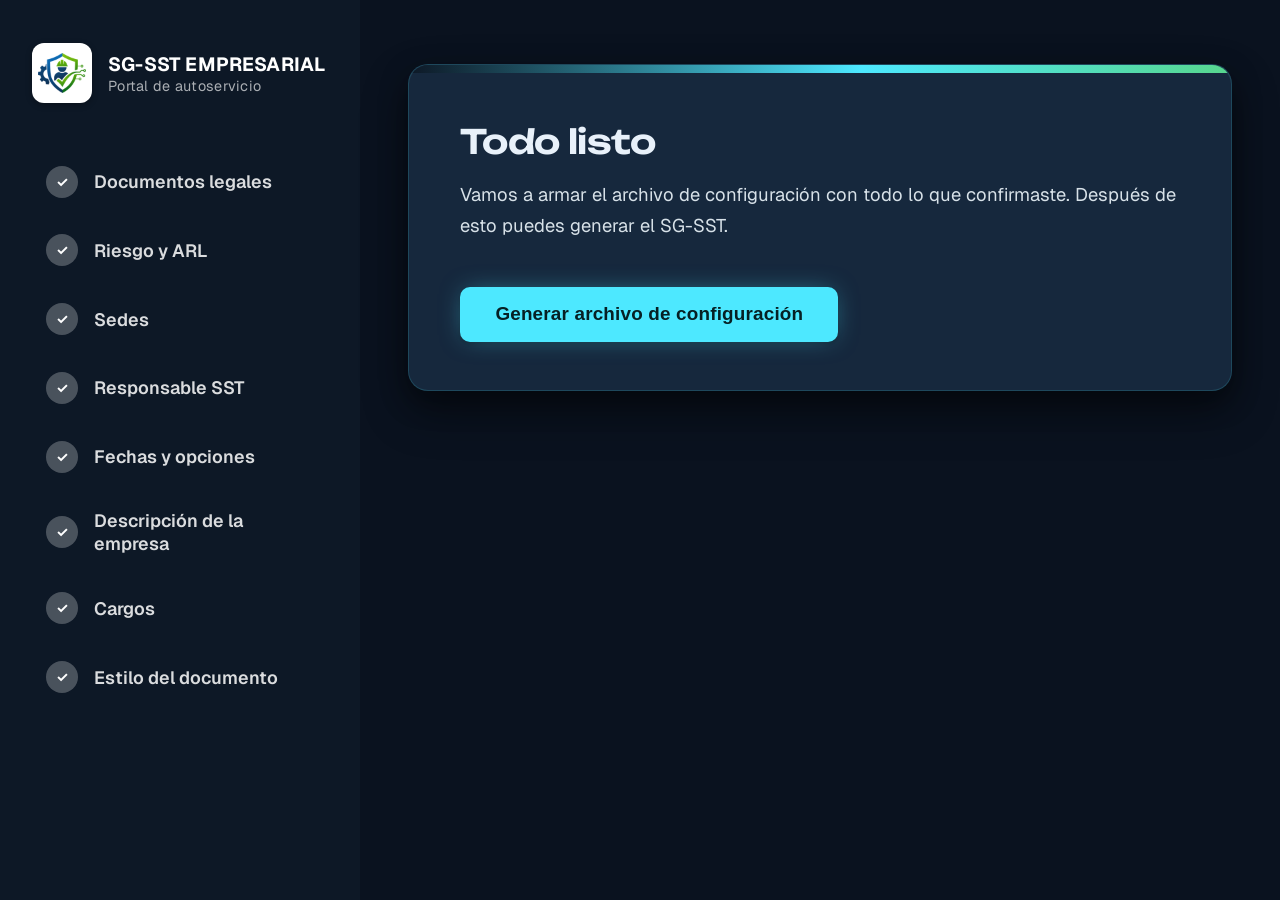
<file: static/wizard/finalizar.html>
<!doctype html>
<html lang="es">
<head>
  <meta charset="utf-8">
  <meta name="viewport" content="width=device-width, initial-scale=1">
  <title>Finalizar — Generar SG-SST</title>
  <link rel="stylesheet" href="wizard.css">
</head>
<body>
  <div class="card">
    <h1>Todo listo</h1>
    <p>Vamos a armar el archivo de configuración con todo lo que confirmaste. Después de esto puedes generar el SG-SST.</p>
    <button onclick="finalizarBorrador()">Generar archivo de configuración</button>
    <p id="error" class="error"></p>

    <div id="resultado" class="hidden">
      <h2>Configuración lista</h2>
      <p id="ruta"></p>
      <button onclick="generarSGSST()">Generar SG-SST ahora</button>
      <p id="estado-job"></p>
    </div>

    <div id="bloque-drive" class="hidden">
      <h2>Subir a Google Drive</h2>
      <p>Si es la primera vez que subes documentos de este cliente, autoriza el acceso a Drive antes de subir.</p>
      <button class="secundario" onclick="autorizarDrive()">Autorizar Google Drive</button>
      <button onclick="subirADrive()">Subir a Google Drive</button>
      <p id="estado-drive"></p>
    </div>
  </div>
  <script src="common.js"></script>
  <script>
    const bid = getBorradorId();
    let clienteId = null;

    async function finalizarBorrador() {
      document.getElementById("error").textContent = "";
      try {
        const r = await api(`/borradores/${bid}/finalizar`, { method: "POST" });
        clienteId = r.cliente_id;
        document.getElementById("ruta").textContent = `Archivo: ${r.config_path}`;
        document.getElementById("resultado").classList.remove("hidden");
        window._configPath = r.config_path;
      } catch (e) { document.getElementById("error").textContent = e.message; }
    }

    async function generarSGSST() {
      const estadoEl = document.getElementById("estado-job");
      estadoEl.textContent = "Generando... esto puede tardar varios minutos.";
      try {
        // Nota: /clientes/{id}/generar es el mismo endpoint de la Fase 4,
        // el asistente no duplica la logica de generacion.
        const r = await fetch(`/clientes/${clienteId}/generar`, {
          method: "POST",
          headers: { Authorization: `Bearer ${getToken()}`, "Content-Type": "application/json" },
          body: JSON.stringify({ config_path: window._configPath, humanizar: true }),
        }).then(r => r.json());
        estadoEl.textContent = `Trabajo iniciado (job_id: ${r.job_id}). Consultando estado...`;
        consultarEstado(r.job_id);
      } catch (e) {
        estadoEl.textContent = "";
        document.getElementById("error").textContent = e.message;
      }
    }

    async function consultarEstado(jobId) {
      const estadoEl = document.getElementById("estado-job");
      const r = await fetch(`/jobs/${jobId}`, {
        headers: { Authorization: `Bearer ${getToken()}` },
      }).then(r => r.json());
      if (r.status === "done") {
        estadoEl.textContent = `¡Listo! SG-SST generado en: ${r.resultado.output_dir}`;
        window._outputDir = r.resultado.output_dir;
        document.getElementById("bloque-drive").classList.remove("hidden");
      } else if (r.status === "failed") {
        estadoEl.textContent = `Error generando: ${r.error}`;
      } else {
        estadoEl.textContent = `Estado: ${r.status}...`;
        setTimeout(() => consultarEstado(jobId), 5000);
      }
    }

    // Abre el consentimiento de Google en otra pestaña. Solo hace falta la
    // primera vez por cliente (o si el token expira sin refresh_token) --
    // subirADrive() ya avisa si falta autorizar.
    async function autorizarDrive() {
      const estadoEl = document.getElementById("estado-drive");
      try {
        const r = await fetch(`/auth/drive/${clienteId}/start?redirect=false`, {
          headers: { Authorization: `Bearer ${getToken()}` },
        }).then(r => r.json());
        window.open(r.auth_url, "_blank");
        estadoEl.textContent = "Autoriza el acceso en la pestaña que se abrió y luego vuelve aquí para subir.";
      } catch (e) {
        estadoEl.textContent = "";
        document.getElementById("error").textContent = e.message;
      }
    }

    async function subirADrive() {
      const estadoEl = document.getElementById("estado-drive");
      estadoEl.textContent = "Subiendo a Drive... esto puede tardar varios minutos.";
      try {
        const r = await fetch(`/clientes/${clienteId}/subir-drive`, {
          method: "POST",
          headers: { Authorization: `Bearer ${getToken()}`, "Content-Type": "application/json" },
          body: JSON.stringify({ config_path: window._configPath, directorio: window._outputDir }),
        }).then(r => r.json());
        estadoEl.textContent = `Trabajo iniciado (job_id: ${r.job_id}). Consultando estado...`;
        consultarEstadoDrive(r.job_id);
      } catch (e) {
        estadoEl.textContent = "";
        document.getElementById("error").textContent = e.message;
      }
    }

    async function consultarEstadoDrive(jobId) {
      const estadoEl = document.getElementById("estado-drive");
      const r = await fetch(`/jobs/${jobId}`, {
        headers: { Authorization: `Bearer ${getToken()}` },
      }).then(r => r.json());
      if (r.status === "done") {
        estadoEl.textContent = "¡Listo! Documentos subidos a Google Drive.";
      } else if (r.status === "failed") {
        estadoEl.textContent = `Error subiendo a Drive: ${r.error}. Si nunca autorizaste este cliente, usa "Autorizar Google Drive" arriba y vuelve a intentar.`;
      } else {
        estadoEl.textContent = `Estado: ${r.status}...`;
        setTimeout(() => consultarEstadoDrive(jobId), 5000);
      }
    }
  </script>
</body>
</html>
</file>
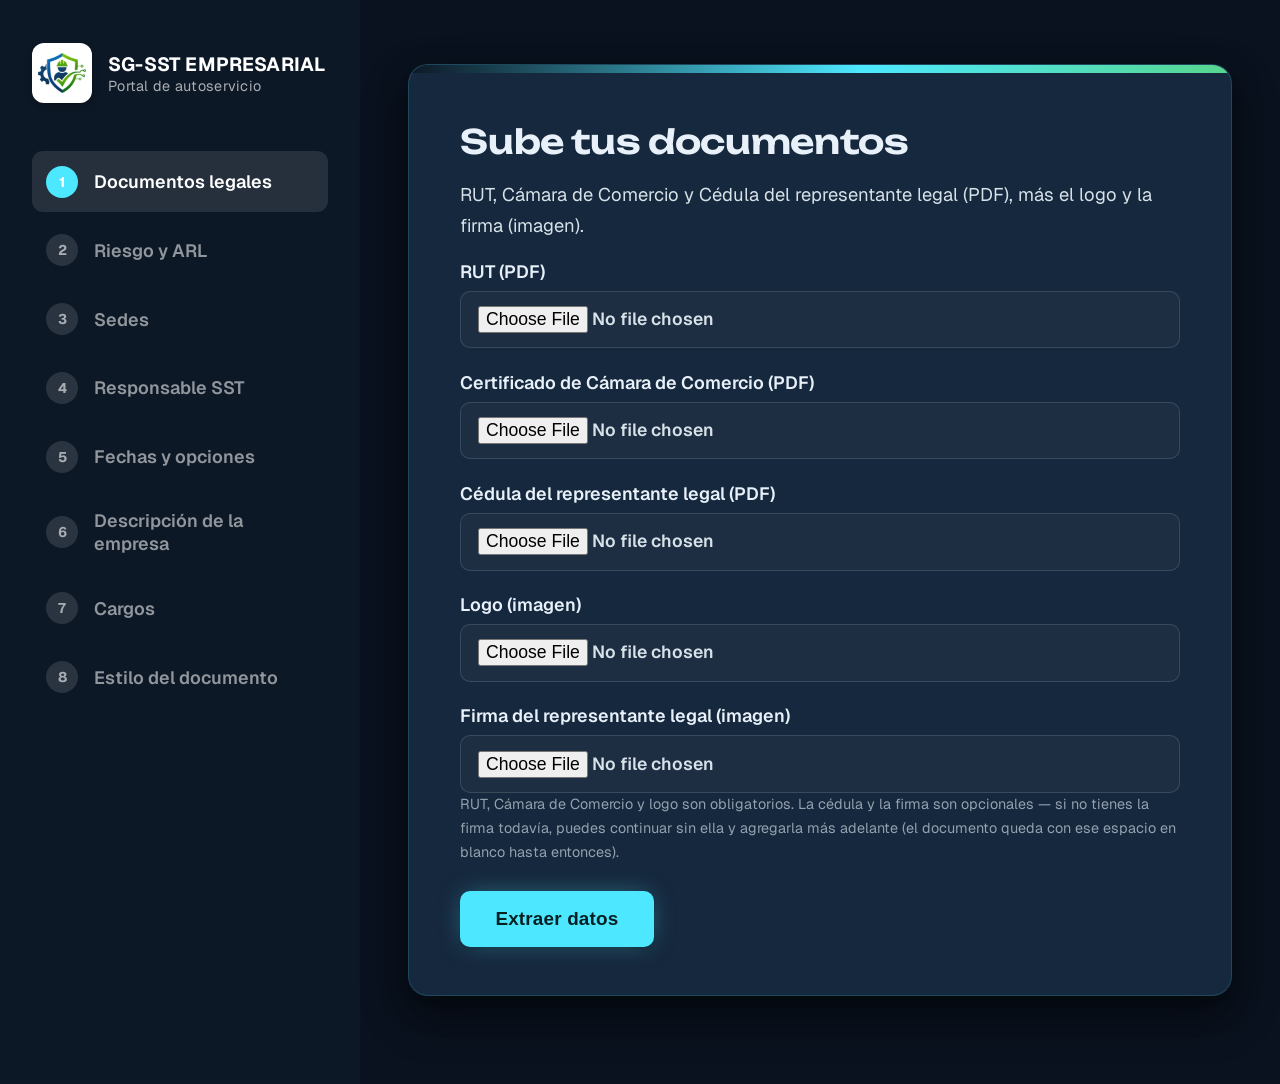
<file: static/wizard/modulo1.html>
<!doctype html>
<html lang="es">
<head>
  <meta charset="utf-8">
  <meta name="viewport" content="width=device-width, initial-scale=1">
  <title>Módulo 1 — Documentos legales</title>
  <link rel="stylesheet" href="wizard.css">
</head>
<body>
  <div class="card">
    <p class="progreso">Módulo 1 de 8 — Documentos legales</p>
    <h1>Sube tus documentos</h1>
    <p>RUT, Cámara de Comercio y Cédula del representante legal (PDF), más el logo y la firma (imagen).</p>

    <div class="upload-grid">
      <label>RUT (PDF)
        <input type="file" id="f_rut" accept="application/pdf">
      </label>
      <label>Certificado de Cámara de Comercio (PDF)
        <input type="file" id="f_camara" accept="application/pdf">
      </label>
      <label>Cédula del representante legal (PDF)
        <input type="file" id="f_cedula" accept="application/pdf">
      </label>
      <label>Logo (imagen)
        <input type="file" id="f_logo" accept="image/*">
      </label>
      <label>Firma del representante legal (imagen)
        <input type="file" id="f_firma" accept="image/*">
      </label>
    </div>
    <p class="ayuda">RUT, Cámara de Comercio y logo son obligatorios. La cédula y la firma son opcionales — si no tienes la firma todavía, puedes continuar sin ella y agregarla más adelante (el documento queda con ese espacio en blanco hasta entonces).</p>
    <button id="btn-extraer" onclick="subir()">Extraer datos</button>
    <p id="error" class="error"></p>

    <div id="conflictos"></div>

    <form id="form-confirmar" class="hidden" onsubmit="return confirmar(event)">
      <h2>Revisa y confirma la información</h2>
      <label>Razón social <input name="razon_social" required></label>
      <label>NIT <input name="nit" required></label>
      <label>Dirección <input name="direccion_empresa" required></label>
      <label>Ciudad <input name="ciudad_empresa" required></label>
      <label>Departamento <input name="departamento_empresa" required></label>
      <label>Barrio <input name="barrio_empresa"></label>
      <label>Actividad económica <input name="actividad_economica" required></label>
      <label>Representante legal <input name="representante_legal" required></label>
      <label>Cédula del representante legal <input name="cedula_rl" required></label>
      <label>Cargo del representante legal <input name="cargo_rl" required></label>
      <label>Ciudad de expedición de la cédula <input name="ciudad_cedula_rl" required></label>
      <label>Correo de la empresa <input name="email_empresa" type="email" required></label>
      <label>Sitio web <input name="sitio_web"></label>
      <label>Teléfono de la empresa <input name="telefono_empresa" required></label>
      <button type="submit">Confirmar y continuar</button>
    </form>
  </div>
  <script src="common.js"></script>
  <script>
    const bid = getBorradorId();

    async function subir() {
      document.getElementById("error").textContent = "";
      const obligatorios = { rut: "f_rut", camara_comercio: "f_camara", logo: "f_logo" };
      const faltantes = Object.entries(obligatorios)
        .filter(([, id]) => !document.getElementById(id).files[0])
        .map(([campo]) => campo);
      if (faltantes.length) {
        document.getElementById("error").textContent =
          "Faltan archivos obligatorios: " + faltantes.join(", ") + " (la cédula y la firma son opcionales).";
        return;
      }

      const fd = new FormData();
      const campos = { rut: "f_rut", camara_comercio: "f_camara", cedula_rl: "f_cedula", logo: "f_logo", firma_rl: "f_firma" };
      for (const [campo, id] of Object.entries(campos)) {
        const el = document.getElementById(id);
        if (el.files[0]) fd.append(campo, el.files[0]);
      }

      const btn = document.getElementById("btn-extraer");
      await conBotonCargando(btn, "Extrayendo datos...", async () => {
        try {
          const data = await api(`/borradores/${bid}/modulo-1/archivos`, { method: "POST", body: fd });
          mostrarExtraccion(data);
        } catch (e) {
          document.getElementById("error").textContent = e.message;
        }
      });
    }

    function mostrarExtraccion(data) {
      const form = document.getElementById("form-confirmar");
      form.classList.remove("hidden");

      // Sugerido: preferir el valor del RUT; si no vino, usar el de Camara de Comercio.
      const rut = data.extraccion.rut || {};
      const cc = data.extraccion.camara_comercio || {};
      const sugerido = { ...cc, ...rut };
      for (const k in sugerido) if (!sugerido[k]) delete sugerido[k];
      rellenarFormulario(form, { ...cc, ...sugerido });

      const div = document.getElementById("conflictos");
      if (data.conflictos && data.conflictos.length) {
        div.innerHTML = "<h2>⚠ El RUT y la Cámara de Comercio no coinciden en estos campos</h2>" +
          data.conflictos.map(c => `
            <div class="conflicto">
              <b>${c.campo}</b><br>
              ${Object.entries(c.valores).map(([doc, val]) => `
                <label style="font-weight:normal">
                  <input type="radio" name="conf_${c.campo}"
                         onclick="document.querySelector('[name=${c.campo}]').value = this.dataset.val">
                  <span data-val-holder>${doc}: ${val}</span>
                </label>
              `).join("<br>")}
            </div>
          `).join("");
        // Asignar data-val por separado para evitar problemas de escape de comillas
        div.querySelectorAll("input[type=radio]").forEach((input, i) => {
          const todosValores = data.conflictos.flatMap(c => Object.values(c.valores));
          input.dataset.val = todosValores[i];
        });
      } else {
        div.innerHTML = "";
      }
    }

    async function confirmar(ev) {
      ev.preventDefault();
      document.getElementById("error").textContent = "";
      const datos = Object.fromEntries(new FormData(ev.target).entries());
      const pares = [
        ["Razón social", datos.razon_social],
        ["NIT", datos.nit],
        ["Dirección", datos.direccion_empresa],
        ["Ciudad", datos.ciudad_empresa],
        ["Departamento", datos.departamento_empresa],
        ["Barrio", datos.barrio_empresa],
        ["Actividad económica", datos.actividad_economica],
        ["Representante legal", datos.representante_legal],
        ["Cédula del representante legal", datos.cedula_rl],
        ["Cargo del representante legal", datos.cargo_rl],
        ["Ciudad de expedición de la cédula", datos.ciudad_cedula_rl],
        ["Correo de la empresa", datos.email_empresa],
        ["Sitio web", datos.sitio_web],
        ["Teléfono de la empresa", datos.telefono_empresa],
      ];
      mostrarResumenConfirmacion(resumenFilas(pares), async () => {
        await api(`/borradores/${bid}/modulo-1/confirmar`, { method: "POST", body: datos });
        irAModulo(2, bid);
      });
      return false;
    }
  </script>
</body>
</html>
</file>
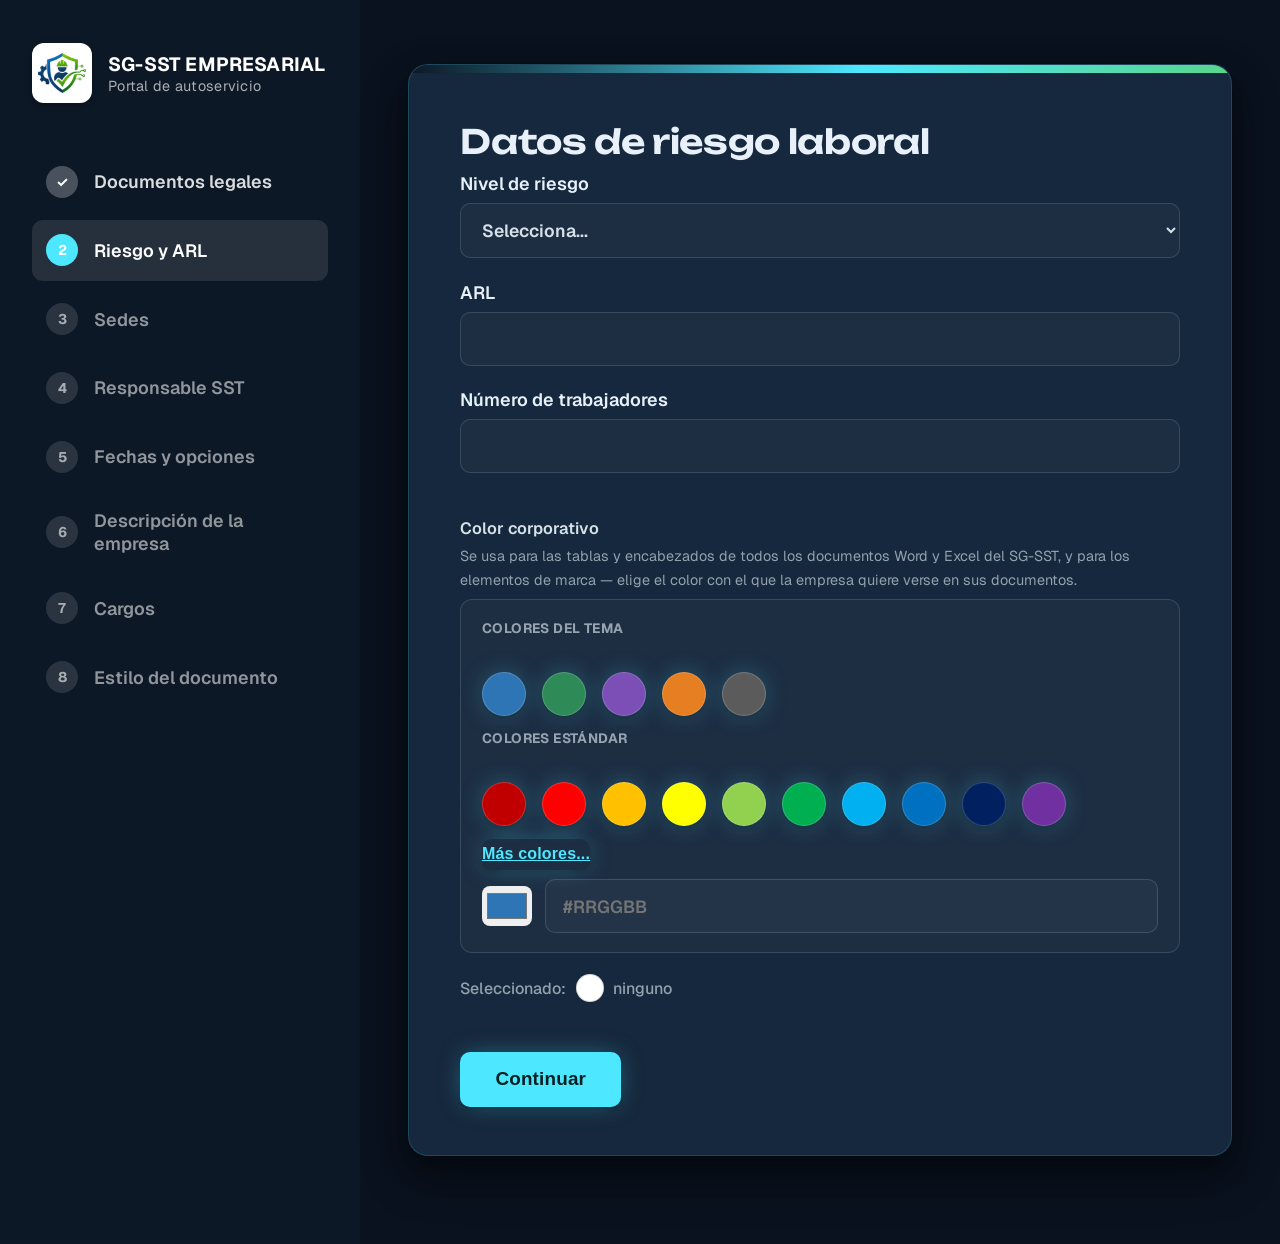
<file: static/wizard/modulo2.html>
<!doctype html>
<html lang="es">
<head>
  <meta charset="utf-8">
  <meta name="viewport" content="width=device-width, initial-scale=1">
  <title>Módulo 2 — Riesgo y ARL</title>
  <link rel="stylesheet" href="wizard.css">
</head>
<body>
  <div class="card">
    <p class="progreso">Módulo 2 de 8 — Riesgo y ARL</p>
    <h1>Datos de riesgo laboral</h1>
    <form onsubmit="return confirmar(event)">
      <label>Nivel de riesgo
        <select name="nivel_riesgo" required oninput="actualizarCategoria()">
          <option value="">Selecciona...</option>
          <option value="I">I</option><option value="II">II</option>
          <option value="III">III</option><option value="IV">IV</option><option value="V">V</option>
        </select>
      </label>
      <label>ARL <input name="arl" required></label>
      <label>Número de trabajadores <input name="numero_trabajadores_empresa" required oninput="actualizarCategoria()"></label>
      <p id="info-categoria" class="ayuda"></p>

      <div class="campo-color">
        <span>Color corporativo</span>
        <p class="ayuda">Se usa para las tablas y encabezados de todos los documentos Word y Excel del SG-SST, y para los elementos de marca — elige el color con el que la empresa quiere verse en sus documentos.</p>
        <div class="color-picker">
          <div class="color-section-label">Colores del tema</div>
          <div class="swatches-grid" id="swatches-tema"></div>

          <div class="color-section-label">Colores estándar</div>
          <div class="swatches-grid" id="swatches-estandar"></div>

          <button type="button" class="mas-colores-btn" onclick="toggleMasColores()">Más colores...</button>
          <div class="color-native-row hidden" id="mas-colores">
            <input type="color" id="color_native" value="#2E75B6" title="Elegir color personalizado" aria-label="Elegir color personalizado">
            <input type="text" id="color_hex" placeholder="#RRGGBB" maxlength="7">
          </div>
        </div>
        <div class="color-seleccionado">
          <span>Seleccionado:</span>
          <div class="swatch-hex-preview" id="hex-preview"></div>
          <span id="color-label-text">ninguno</span>
        </div>
      </div>
      <input type="hidden" name="color_corporativo" id="color_corporativo">

      <button type="submit">Continuar</button>
    </form>
    <p id="error" class="error"></p>
  </div>
  <script src="common.js"></script>
  <script>
    const bid = getBorradorId();

    // Misma logica de engine/matriz_documental.py::determinar_categoria()
    // (Res. 0312/2019, Arts. 3, 9 y 16) -- se replica aca para mostrar el
    // mensaje al instante, sin ida y vuelta al servidor.
    const INFO_CATEGORIA = {
      I:   { estandares: 7,  articulo: "Artículo 3" },
      II:  { estandares: 21, articulo: "Artículo 9" },
      III: { estandares: 60, articulo: "Artículo 16" },
    };

    function determinarCategoria(nivelRiesgo, numTrabajadores) {
      if (["IV", "V"].includes(nivelRiesgo)) return "III";
      if (numTrabajadores > 50) return "III";
      if (numTrabajadores >= 11 && numTrabajadores <= 50) return "II";
      if (numTrabajadores >= 1 && numTrabajadores <= 10) return "I";
      return null;
    }

    function actualizarCategoria() {
      const nivelRiesgo = document.querySelector('[name="nivel_riesgo"]').value;
      const numTrabajadores = parseInt(document.querySelector('[name="numero_trabajadores_empresa"]').value, 10);
      const el = document.getElementById("info-categoria");
      const cat = nivelRiesgo && numTrabajadores > 0
        ? determinarCategoria(nivelRiesgo, numTrabajadores)
        : null;
      if (!cat) {
        el.innerHTML = "";
        return;
      }
      const info = INFO_CATEGORIA[cat];
      el.innerHTML = `Según el nivel de riesgo y el número de trabajadores, tu empresa queda en <b>Categoría ${cat}</b> `
        + `(${info.articulo}, Res. 0312/2019) — le aplican <b>${info.estandares} estándares mínimos</b>.`;
    }

    // Mismas 5 paletas predefinidas de engine/colores.py::PALETAS (tono "medio").
    const TEMA = [
      { key: "azul",    label: "Azul",    hex: "#2E75B6" },
      { key: "verde",   label: "Verde",   hex: "#2E8B57" },
      { key: "morado",  label: "Morado",  hex: "#7B4FB6" },
      { key: "naranja", label: "Naranja", hex: "#E67E22" },
      { key: "gris",    label: "Gris",    hex: "#5B5B5B" },
    ];
    // Fila de "colores estandar" (paleta clasica de Office). Van como hex:
    // engine/colores.py genera la paleta completa sola a partir de un hex.
    const ESTANDAR = [
      { label: "Rojo oscuro",  hex: "#C00000" },
      { label: "Rojo",         hex: "#FF0000" },
      { label: "Naranja",      hex: "#FFC000" },
      { label: "Amarillo",     hex: "#FFFF00" },
      { label: "Verde claro",  hex: "#92D050" },
      { label: "Verde",        hex: "#00B050" },
      { label: "Azul claro",   hex: "#00B0F0" },
      { label: "Azul",         hex: "#0070C0" },
      { label: "Azul oscuro",  hex: "#002060" },
      { label: "Morado",       hex: "#7030A0" },
    ];

    const hidden = document.getElementById("color_corporativo");
    const hexInput = document.getElementById("color_hex");
    const nativeInput = document.getElementById("color_native");
    const hexPreview = document.getElementById("hex-preview");
    const labelText = document.getElementById("color-label-text");

    const contTema = document.getElementById("swatches-tema");
    for (const p of TEMA) {
      const btn = document.createElement("button");
      btn.type = "button";
      btn.className = "swatch";
      btn.title = p.label;
      btn.style.background = p.hex;
      btn.onclick = () => seleccionar(p.key, p.hex, p.label, btn);
      contTema.appendChild(btn);
    }

    const contEstandar = document.getElementById("swatches-estandar");
    for (const c of ESTANDAR) {
      const btn = document.createElement("button");
      btn.type = "button";
      btn.className = "swatch";
      btn.title = c.label;
      btn.style.background = c.hex;
      btn.onclick = () => seleccionar(c.hex, c.hex, c.label, btn);
      contEstandar.appendChild(btn);
    }

    function todosLosSwatches() {
      return document.querySelectorAll("#swatches-tema .swatch, #swatches-estandar .swatch");
    }

    function seleccionar(valor, hexParaVista, etiqueta, btn) {
      hidden.value = valor;
      hexPreview.style.background = hexParaVista;
      labelText.textContent = etiqueta;
      todosLosSwatches().forEach(s => s.classList.remove("selected"));
      if (btn) btn.classList.add("selected");
      hexInput.value = "";
    }

    function toggleMasColores() {
      document.getElementById("mas-colores").classList.toggle("hidden");
    }

    nativeInput.addEventListener("input", () => {
      seleccionar(nativeInput.value.toUpperCase(), nativeInput.value, `Personalizado ${nativeInput.value.toUpperCase()}`, null);
    });

    hexInput.addEventListener("input", () => {
      const val = hexInput.value.trim();
      const m = /^#?([0-9A-Fa-f]{6})$/.exec(val);
      if (m) {
        const hex = `#${m[1].toUpperCase()}`;
        hidden.value = hex;
        hexPreview.style.background = hex;
        labelText.textContent = `Personalizado ${hex}`;
        nativeInput.value = hex;
        todosLosSwatches().forEach(s => s.classList.remove("selected"));
      }
    });

    async function confirmar(ev) {
      ev.preventDefault();
      document.getElementById("error").textContent = "";
      if (!hidden.value) {
        document.getElementById("error").textContent = "Elige un color corporativo (un círculo de la lista o un código hex).";
        return false;
      }
      const datos = Object.fromEntries(new FormData(ev.target).entries());
      const pares = [
        ["Nivel de riesgo", datos.nivel_riesgo],
        ["ARL", datos.arl],
        ["Número de trabajadores", datos.numero_trabajadores_empresa],
        ["Color corporativo", labelText.textContent],
      ];
      mostrarResumenConfirmacion(resumenFilas(pares), async () => {
        await api(`/borradores/${bid}/modulo-2/confirmar`, { method: "POST", body: datos });
        irAModulo(3, bid);
      });
      return false;
    }
  </script>
</body>
</html>
</file>
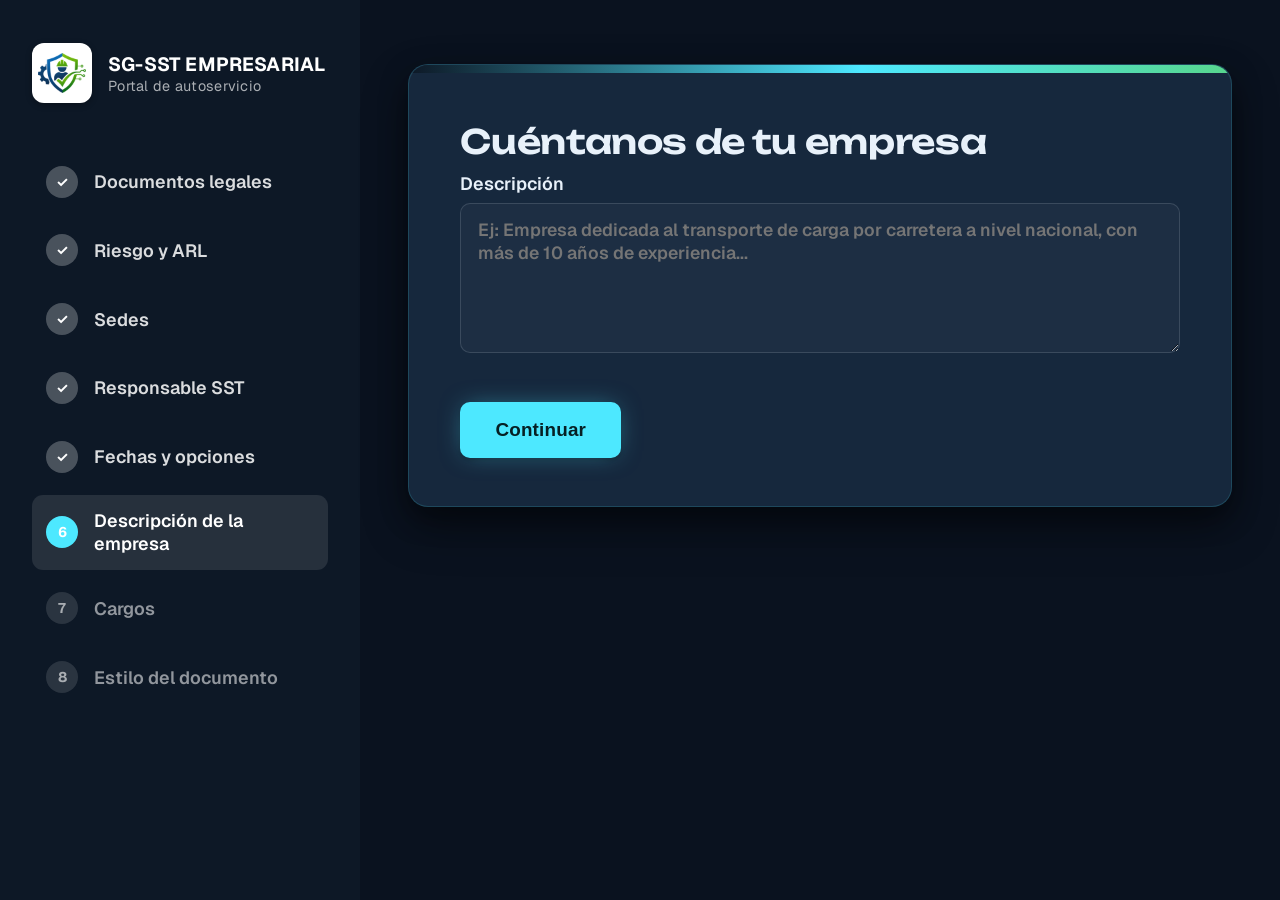
<file: static/wizard/modulo6.html>
<!doctype html>
<html lang="es">
<head>
  <meta charset="utf-8">
  <meta name="viewport" content="width=device-width, initial-scale=1">
  <title>Módulo 6 — Descripción de la empresa</title>
  <link rel="stylesheet" href="wizard.css">
</head>
<body>
  <div class="card">
    <p class="progreso">Módulo 6 de 8 — Descripción de la empresa</p>
    <h1>Cuéntanos de tu empresa</h1>
    <form onsubmit="return confirmar(event)">
      <label>Descripción
        <textarea name="descripcion_empresa" required placeholder="Ej: Empresa dedicada al transporte de carga por carretera a nivel nacional, con más de 10 años de experiencia..."></textarea>
      </label>
      <button type="submit">Continuar</button>
    </form>
    <p id="error" class="error"></p>
  </div>
  <script src="common.js"></script>
  <script>
    const bid = getBorradorId();
    async function confirmar(ev) {
      ev.preventDefault();
      const datos = Object.fromEntries(new FormData(ev.target).entries());
      mostrarResumenConfirmacion(resumenFilas([["Descripción", datos.descripcion_empresa]]), async () => {
        await api(`/borradores/${bid}/modulo-6/confirmar`, { method: "POST", body: datos });
        irAModulo(7, bid);
      });
      return false;
    }
  </script>
</body>
</html>
</file>
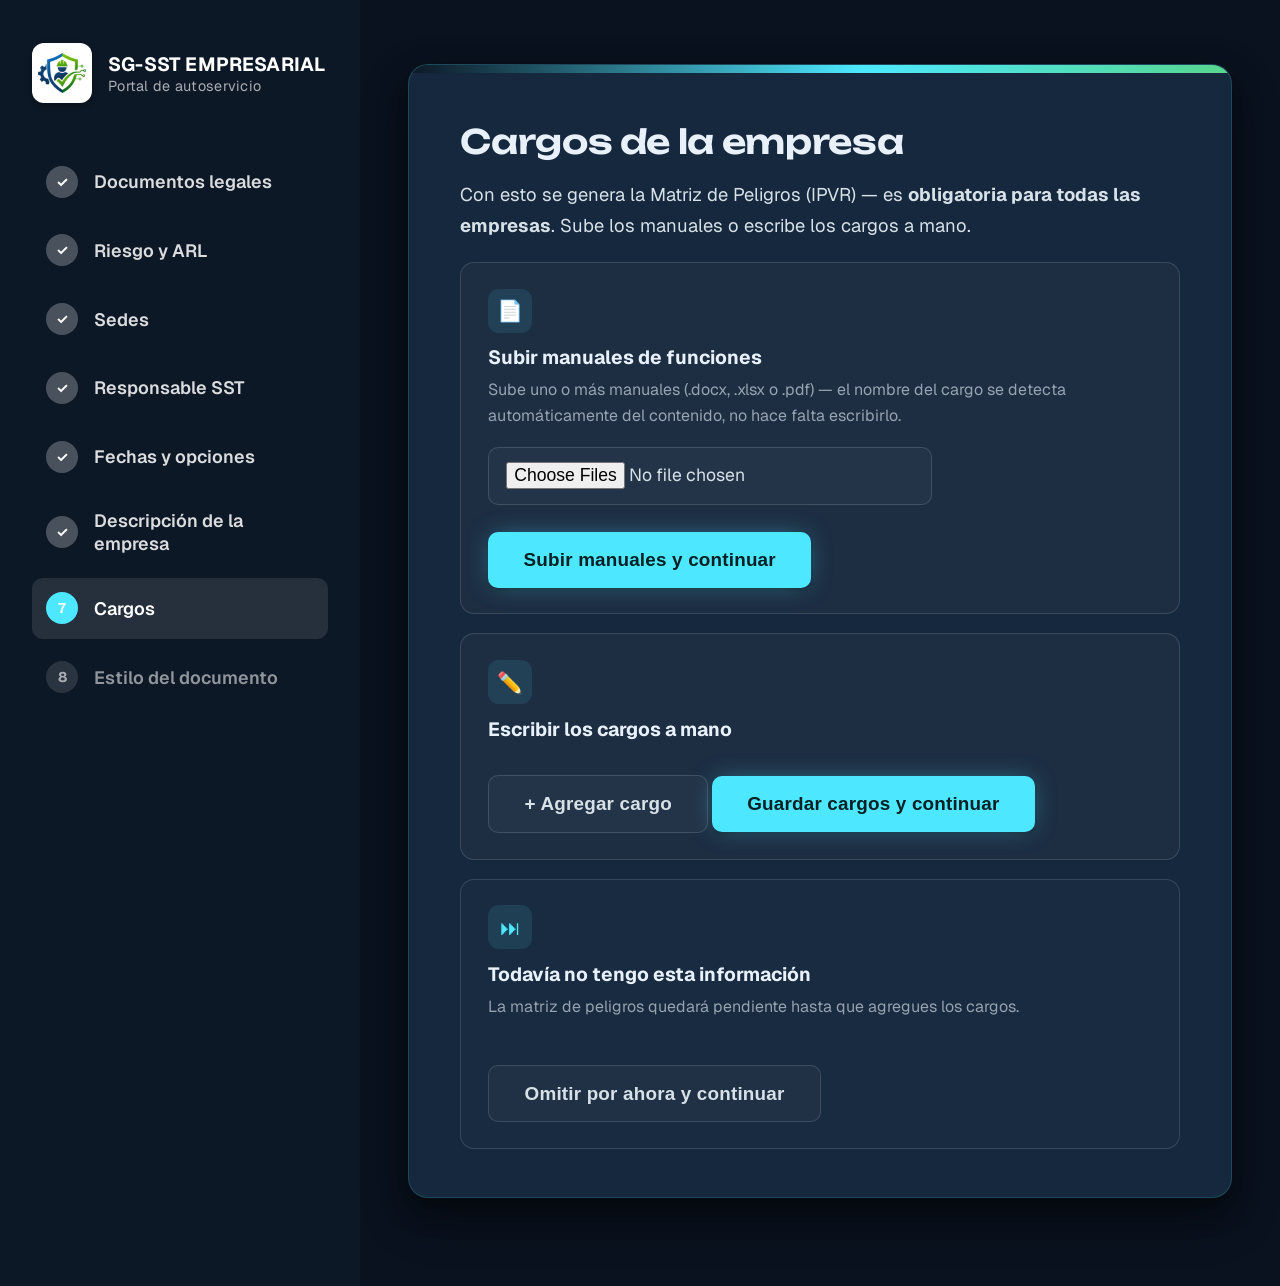
<file: static/wizard/modulo7.html>
<!doctype html>
<html lang="es">
<head>
  <meta charset="utf-8">
  <meta name="viewport" content="width=device-width, initial-scale=1">
  <title>Módulo 7 — Cargos</title>
  <link rel="stylesheet" href="wizard.css">
</head>
<body>
  <div class="card">
    <p class="progreso">Módulo 7 de 8 — Cargos (matriz de peligros)</p>
    <h1>Cargos de la empresa</h1>
    <p>Con esto se genera la Matriz de Peligros (IPVR) — es <b>obligatoria para todas las empresas</b>. Sube los manuales o escribe los cargos a mano.</p>

    <div class="opciones">
      <div class="opcion">
        <div class="opcion-icono">📄</div>
        <h2>Subir manuales de funciones</h2>
        <p>Sube uno o más manuales (.docx, .xlsx o .pdf) — el nombre del cargo se detecta automáticamente del contenido, no hace falta escribirlo.</p>
        <input type="file" id="f_manuales" accept=".docx,.xlsx,.pdf" multiple>
        <button onclick="subirManuales()">Subir manuales y continuar</button>
      </div>

      <div class="opcion">
        <div class="opcion-icono">✏️</div>
        <h2>Escribir los cargos a mano</h2>
        <div id="cargos"></div>
        <button type="button" class="secundario" onclick="agregarCargo()">+ Agregar cargo</button>
        <button onclick="confirmarLista()">Guardar cargos y continuar</button>
      </div>

      <div class="opcion omitir">
        <div class="opcion-icono">⏭</div>
        <h2>Todavía no tengo esta información</h2>
        <p>La matriz de peligros quedará pendiente hasta que agregues los cargos.</p>
        <button class="secundario" onclick="omitir()">Omitir por ahora y continuar</button>
      </div>
    </div>

    <p id="error" class="error"></p>
  </div>
  <script src="common.js"></script>
  <script>
    const bid = getBorradorId();

    async function subirManuales() {
      document.getElementById("error").textContent = "";
      const archivos = document.getElementById("f_manuales").files;
      if (!archivos.length) { document.getElementById("error").textContent = "Selecciona al menos un archivo."; return; }
      const nombres = Array.from(archivos).map(f => f.name);
      const contenido = resumenFilas(nombres.map((n, i) => [`Archivo ${i + 1}`, n]));
      mostrarResumenConfirmacion(contenido, async () => {
        const fd = new FormData();
        for (const f of archivos) fd.append("archivos", f);
        await api(`/borradores/${bid}/modulo-7/manuales`, { method: "POST", body: fd });
        irAModulo(8, bid);
      });
    }

    function agregarCargo() {
      const div = document.createElement("div");
      div.className = "sede-row";
      div.innerHTML = `
        <label>Nombre del cargo <input class="c_nombre" required placeholder="Ej: Gerente General, Contador, Conductor..."></label>
        <label>Proceso <input class="c_proceso" value="ADMINISTRATIVO" placeholder="Ej: ADMINISTRATIVO, LOGÍSTICA, PRODUCCIÓN..."></label>
        <label>Zona <input class="c_zona" placeholder="Ej: Oficinas Administrativas, Bodega, Planta de Producción..."></label>
        <label>Tipo
          <select class="c_tipo">
            <option value="administrativo">Administrativo</option>
            <option value="operativo">Operativo</option>
            <option value="conductor">Conductor</option>
            <option value="servicios_generales">Servicios generales</option>
          </select>
        </label>
        <label>N° de personas expuestas <input class="c_expuestos" type="number" value="1" min="1"></label>
        <label>Actividades <textarea class="c_actividades" placeholder="Ej: Elaboración de informes, atención a clientes, supervisión de personal..."></textarea></label>
        <button type="button" class="secundario" onclick="this.parentElement.remove()">Quitar</button>
      `;
      document.getElementById("cargos").appendChild(div);
    }

    async function confirmarLista() {
      document.getElementById("error").textContent = "";
      const filas = document.querySelectorAll("#cargos .sede-row");
      const cargos = Array.from(filas).map(f => ({
        nombre: f.querySelector(".c_nombre").value,
        proceso: f.querySelector(".c_proceso").value || "ADMINISTRATIVO",
        zona: f.querySelector(".c_zona").value,
        tipo: f.querySelector(".c_tipo").value,
        num_expuestos: parseInt(f.querySelector(".c_expuestos").value || "1", 10),
        actividades: f.querySelector(".c_actividades").value,
      }));
      if (!cargos.length || cargos.some(c => !c.nombre)) {
        document.getElementById("error").textContent = "Agrega al menos un cargo con nombre.";
        return;
      }
      const contenido = cargos.map(c => `
        <div class="resumen-grupo">
          <b>${escaparHtml(c.nombre)}</b>
          ${resumenFilas([
            ["Proceso", c.proceso],
            ["Zona", c.zona],
            ["Tipo", c.tipo],
            ["N° de personas expuestas", c.num_expuestos],
            ["Actividades", c.actividades],
          ])}
        </div>
      `).join("");
      mostrarResumenConfirmacion(contenido, async () => {
        await api(`/borradores/${bid}/modulo-7/lista`, { method: "POST", body: { cargos } });
        irAModulo(8, bid);
      });
    }

    async function omitir() {
      document.getElementById("error").textContent = "";
      mostrarResumenConfirmacion(
        `<p>No se cargó información de cargos. La matriz de peligros quedará pendiente hasta que la agregues más adelante. ¿Confirmas que quieres continuar así?</p>`,
        async () => {
          await api(`/borradores/${bid}/modulo-7/saltar`, { method: "POST" });
          irAModulo(8, bid);
        }
      );
    }
  </script>
</body>
</html>
</file>
<file: static/wizard/wizard.css>
@import url('https://fonts.googleapis.com/css2?family=Inter:wght@400;500;600;700;800&family=Geist:wght@400;500;600;700;800&family=Unbounded:wght@500;600;700&family=JetBrains+Mono:wght@400;500;600&display=swap');

/* Paleta tomada directamente del logo (LOGO SG-SST EMPRESARIAL.png):
   mitad azul del escudo + texto "SG-", mitad verde del escudo + texto "SST". */
:root {
  --ink: #E8F1FA;
  --text: #D7E1E8;
  --text-muted: rgba(232, 241, 250, 0.6);
  --border: rgba(232, 241, 250, 0.14);
  --primary-dark: #0D1826;
  --primary: #4DE8FF;
  --primary-light: rgba(77, 232, 255, 0.1);
  --green: #57D68D;
  --green-dark: #34B871;
  --green-light: rgba(87, 214, 141, 0.12);
  --accent: #4DE8FF;
  --blue-bright: #4DE8FF;
  --danger: #FF6B5E;
  --danger-bg: rgba(255, 107, 94, 0.12);
  /* Overlays "tinte de superficie" para inputs/tarjetas de opcion: blancos
     translucidos por defecto (pensados para fondo oscuro). La .card los
     redefine a oscuro-translucido porque su fondo es blanco. */
  --surface-tint-weak: rgba(255, 255, 255, 0.015);
  --surface-tint: rgba(255, 255, 255, 0.03);
  --surface-tint-strong: rgba(255, 255, 255, 0.06);
  --surface-ring: rgba(255, 255, 255, 0.18);
  --border-strong: rgba(232, 241, 250, 0.24);
  --spinner-ring: rgba(232, 241, 250, 0.3);
}
.font-display { font-family: "Geist", "Inter", sans-serif; }

* { box-sizing: border-box; }

html, body { height: 100%; }

body {
  font-family: "Geist", "Inter", -apple-system, "Segoe UI", Arial, sans-serif;
  background: #0A121F;
  min-height: 100vh;
  margin: 0;
  color: var(--text);
  -webkit-font-smoothing: antialiased;
}

/* Shell de aplicacion: barra lateral fija + panel principal, armado por
   common.js a partir del contenido de cada pagina. */
.app { display: flex; min-height: 100vh; }

.sidebar {
  width: 360px;
  flex-shrink: 0;
  background: var(--primary-dark);
  color: #fff;
  padding: 2.7rem 2rem;
  display: flex;
  flex-direction: column;
  gap: 3rem;
}
.sidebar-brand { display: flex; align-items: center; gap: 1rem; }
.sidebar-brand .text b { display: block; font-size: 1.2rem; font-weight: 700; letter-spacing: 0.01em; }
.sidebar-brand .text span { display: block; font-size: 0.9rem; color: rgba(255,255,255,0.65); letter-spacing: 0.02em; }

.sidebar-nav { display: flex; flex-direction: column; gap: 0.5rem; }
.sidebar-item {
  display: flex; align-items: center; gap: 1rem;
  padding: 0.9rem 0.9rem; border-radius: 11px;
  font-size: 1.12rem; font-weight: 600;
  color: rgba(255,255,255,0.55);
  transition: background 0.15s ease, color 0.15s ease;
}
.sidebar-item .dot {
  width: 32px; height: 32px; border-radius: 50%;
  background: rgba(255,255,255,0.12); color: rgba(255,255,255,0.6);
  font-size: 0.88rem; font-weight: 700;
  display: flex; align-items: center; justify-content: center;
  flex-shrink: 0;
}
.sidebar-item.active { background: rgba(255,255,255,0.1); color: #fff; }
.sidebar-item.active .dot { background: var(--accent); color: #fff; }
.sidebar-item.done { color: rgba(255,255,255,0.85); }
.sidebar-item.done .dot { background: rgba(255,255,255,0.25); color: #fff; }

.main {
  flex: 1;
  min-width: 0;
  display: flex;
  flex-direction: column;
  align-items: center;
  padding: 4rem 3rem 5.5rem;
}
.main-inner { width: 100%; max-width: 900px; }

.card {
  /* Tarjeta "oscura elevada": un azul mas claro que el fondo de la app
     (#16283D vs #0A121F) para separarse, sin romper el ambiente nocturno. */
  position: relative;
  overflow: hidden;
  background: #16283D;
  border: 1px solid rgba(77, 232, 255, 0.16);
  border-radius: 20px;
  padding: 3.5rem 3.2rem 3rem;
  box-shadow: inset 0 1px 0 rgba(255, 255, 255, 0.04), 0 10px 28px rgba(0, 0, 0, 0.35), 0 20px 45px rgba(0, 0, 0, 0.4);
}
.card::before {
  content: "";
  position: absolute;
  top: 0; left: 0; right: 0;
  height: 8px;
  background: linear-gradient(90deg, var(--primary-dark), var(--primary) 55%, var(--green));
}

@media (max-width: 760px) {
  .app { flex-direction: column; }
  .sidebar {
    width: 100%; flex-direction: row; align-items: center;
    padding: 1rem 1.2rem; gap: 1rem; overflow-x: auto;
  }
  .sidebar-nav { flex-direction: row; gap: 0.2rem; }
  .sidebar-item .label { display: none; }
  .main { padding: 1.6rem 1rem 3rem; }
}

h1 { font-family: "Unbounded", "Inter", sans-serif; font-size: 2.1rem; font-weight: 600; margin: 0 0 0.6rem; color: var(--ink); letter-spacing: -0.01em; }
h2 { font-size: 1.5rem; font-weight: 700; margin-top: 2.5rem; color: var(--ink); }
p { line-height: 1.65; font-size: 1.15rem; }

.upload-grid, form { display: flex; flex-direction: column; gap: 1.4rem; }
label { display: flex; flex-direction: column; gap: 0.5rem; font-size: 1.12rem; font-weight: 600; color: var(--ink); }

input[type="text"], input:not([type]), input[type="file"], input[type="number"],
input[type="email"], select, textarea {
  font: inherit;
  font-size: 1.1rem;
  padding: 0.9rem 1.05rem;
  border: 1px solid var(--border);
  border-radius: 10px;
  background: var(--surface-tint);
  color: var(--text);
  transition: border-color 0.15s ease, box-shadow 0.15s ease, background 0.15s ease;
}
input:focus, select:focus, textarea:focus {
  outline: none;
  border-color: var(--primary);
  background: var(--surface-tint-strong);
  box-shadow: 0 0 0 3px var(--primary-light);
}
/* El <select> hereda bien el fondo oscuro de la tarjeta, pero la lista
   desplegable la dibuja el navegador aparte (casi siempre sobre blanco) --
   sin esto, el texto claro de --text queda casi ilegible ahi. */
select option {
  background: #0A121F;
  color: var(--text);
}
textarea { min-height: 150px; }

button {
  margin-top: 1.7rem;
  padding: 1.05rem 2.2rem;
  border: none;
  border-radius: 10px;
  background: var(--primary);
  color: #062024;
  font-weight: 700;
  font-size: 1.18rem;
  letter-spacing: 0.01em;
  cursor: pointer;
  align-self: flex-start;
  box-shadow: 0 0 24px -6px rgba(77, 232, 255, 0.5), 0 2px 4px rgba(0, 0, 0, 0.3);
  transition: transform 0.12s ease, box-shadow 0.12s ease, filter 0.12s ease;
}
button:hover { filter: brightness(1.08); transform: translateY(-1px); box-shadow: 0 0 32px -4px rgba(77, 232, 255, 0.6), 0 4px 8px rgba(0, 0, 0, 0.35); }
button:active { transform: translateY(0); filter: brightness(0.97); }
button:disabled { cursor: default; opacity: 0.85; transform: none; }

/* Ruedita de carga dentro de un boton (ver common.js::conBotonCargando). */
.spinner {
  display: inline-block;
  width: 1em; height: 1em;
  border: 2px solid rgba(6, 32, 36, 0.3);
  border-top-color: #062024;
  border-radius: 50%;
  margin-right: 0.6em;
  vertical-align: -0.15em;
  animation: girar 0.7s linear infinite;
}
@keyframes girar { to { transform: rotate(360deg); } }
button.secundario { background: var(--surface-tint); color: var(--text); border: 1px solid var(--border); box-shadow: none; }
button.secundario:hover { filter: none; background: var(--surface-tint-strong); border-color: var(--border-strong); transform: none; box-shadow: none; }
button.secundario .spinner { border-color: var(--spinner-ring); border-top-color: var(--text); }

.hidden { display: none; }

.conflicto {
  background: var(--danger-bg);
  border-left: 4px solid var(--danger);
  padding: 0.9rem 1.2rem;
  margin: 0.7rem 0;
  border-radius: 6px;
  font-size: 1rem;
}

/* <p class="progreso"> se elimina en common.js -- el progreso ya lo
   muestra la barra lateral. Se deja la regla como respaldo por si el
   JS no llega a correr. */
.progreso {
  font-size: 0.8rem;
  color: var(--text-muted);
  margin-bottom: 1rem;
}

.sede-row { border: 1px solid var(--border); border-radius: 12px; padding: 1.3rem; background: var(--surface-tint); }
.error { color: var(--danger); font-size: 0.95rem; font-weight: 600; }
.error:empty { display: none; }
.ayuda { font-size: 0.9rem; font-weight: 400; color: var(--text-muted); margin: 0; }

/* Tarjetas de opcion (ej. modulo 7: subir manuales / lista manual / omitir) */
.opciones { display: flex; flex-direction: column; gap: 1.2rem; margin-top: 1.3rem; }
.opcion {
  border: 1px solid var(--border);
  border-radius: 14px;
  padding: 1.6rem 1.7rem;
  background: var(--surface-tint);
  transition: border-color 0.15s ease, box-shadow 0.15s ease;
}
.opcion:hover { border-color: rgba(77, 232, 255, 0.35); box-shadow: 0 4px 14px rgba(0, 0, 0, 0.12); }
.opcion-icono {
  width: 44px; height: 44px; border-radius: 11px;
  display: flex; align-items: center; justify-content: center;
  background: var(--primary-light); color: var(--primary);
  font-size: 1.3rem; margin-bottom: 0.8rem;
}
.opcion h2 { margin-top: 0; margin-bottom: 0.4rem; font-size: 1.2rem; }
.opcion p { margin: 0 0 1.1rem; font-size: 1rem; color: var(--text-muted); }
.opcion.omitir { background: var(--surface-tint-weak); }

/* Checkbox como tarjeta propia (ej. modulo 5: "¿Genera PESV?") -- el label
   generico queda en columna y hace que el checkbox se pierda solo y chico. */
/* Modulo 8: posicion del numero de pagina + vista previa */
.opciones-pie { display: flex; flex-wrap: wrap; gap: 0.9rem; }
.opcion-pie {
  display: flex; flex-direction: row; align-items: center; gap: 0.6rem;
  border: 1px solid var(--border); border-radius: 12px;
  padding: 0.9rem 1.2rem; background: var(--surface-tint);
  font-size: 1.05rem; font-weight: 600; color: var(--ink);
  cursor: pointer; flex: 1; min-width: 150px;
}
.opcion-pie:has(input:checked) { border-color: var(--primary); background: var(--primary-light); }
.opcion-pie input[type="radio"] { width: 20px; height: 20px; accent-color: var(--primary); cursor: pointer; }
/* Vista previa del pie de pagina real -- se deja como "papel" claro a
   proposito, independiente del tema de la app, porque muestra como se
   vera el documento impreso. */
.pie-preview-marco {
  border: 1px solid #e1e5e9; border-radius: 12px;
  padding: 1.4rem 1.6rem; background: #fff; margin-top: 0.4rem;
  box-shadow: 0 6px 20px rgba(0, 0, 0, 0.3);
}
.pie-preview {
  border-top: 2px solid #e1e5e9; margin-top: 2.2rem; padding-top: 0.6rem;
  font-size: 0.95rem; font-weight: 700; color: #626b62; min-height: 1.4em;
}
.pie-preview.align-izquierda { text-align: left; }
.pie-preview.align-centro { text-align: center; }
.pie-preview.align-derecha { text-align: right; }
.pie-preview.vacio { text-align: center; }

/* Modulo 8: estilo de encabezado (vista previa en vivo, una por fila, mismo
   tratamiento que la vista previa del pie de pagina). */
.opciones-encabezado { display: flex; flex-direction: column; gap: 1rem; }
.opcion-encabezado {
  display: flex; flex-direction: column; gap: 0.8rem;
  border: 1px solid var(--border); border-radius: 12px;
  padding: 1.2rem 1.4rem; background: var(--surface-tint);
  cursor: pointer; width: 100%;
}
.opcion-encabezado:has(input:checked) { border-color: var(--primary); background: var(--primary-light); }
.opcion-encabezado .etiqueta {
  display: flex; align-items: center; gap: 0.6rem;
  font-size: 1.05rem; font-weight: 600; color: var(--ink);
}
.opcion-encabezado input[type="radio"] { width: 20px; height: 20px; accent-color: var(--primary); cursor: pointer; }

/* Miniatura del encabezado armada con una tabla HTML real (mismas
   proporciones de columna que la tabla de Word), rellenada por JS con el
   logo, la version y la fecha reales del borrador -- el titulo/codigo se
   dejan de ejemplo porque varian por cada documento del SG-SST. */
/* Vista previa del encabezado real del documento -- se deja como "papel"
   claro a proposito, igual que .pie-preview-marco arriba. */
.mini-header-wrap { border: 1px solid #e1e5e9; border-radius: 8px; padding: 0.9rem; background: #fff; box-shadow: 0 6px 20px rgba(0, 0, 0, 0.3); }
table.mini-header { width: 100%; border-collapse: collapse; table-layout: fixed; }
table.mini-header td {
  border: 1px solid #222; padding: 0.45rem 0.55rem;
  font-weight: 700; font-size: 0.82rem; text-align: center; vertical-align: middle;
  font-family: Arial, sans-serif; color: #111; line-height: 1.3;
}
table.mini-header td.logo-cell { padding: 0.3rem; }
table.mini-header td.logo-cell img { max-width: 100%; max-height: 52px; display: block; margin: 0 auto; }
table.mini-header td.logo-cell .logo-placeholder { font-size: 0.75rem; color: #999; font-weight: 700; }
table.mini-header td.titulo-cell .categoria { display: block; font-size: 0.82rem; }
table.mini-header td.titulo-cell .titulo { display: block; font-size: 0.98rem; margin-top: 0.15rem; }
.mini-header-nota { font-size: 0.85rem; color: var(--text-muted); margin: 0.6rem 0 0; }

/* Modulo 8: tipo de letra */
.opciones-letra { display: flex; flex-wrap: wrap; gap: 0.9rem; }
.opcion-letra {
  display: flex; flex-direction: row; align-items: center; gap: 0.6rem;
  border: 1px solid var(--border); border-radius: 12px;
  padding: 0.9rem 1.2rem; background: var(--surface-tint);
  font-size: 1.1rem; font-weight: 600; color: var(--ink);
  cursor: pointer; flex: 1; min-width: 170px;
}
.opcion-letra:has(input:checked) { border-color: var(--primary); background: var(--primary-light); }
.opcion-letra input[type="radio"] { width: 20px; height: 20px; accent-color: var(--primary); cursor: pointer; }
/* Vista previa de la tipografia real del documento -- tambien se deja
   como "papel" claro, igual que las otras vistas previas de arriba. */
.letra-preview-marco {
  border: 1px solid #e1e5e9; border-radius: 12px;
  padding: 1.4rem 1.6rem; background: #fff; margin-top: 0.4rem;
  box-shadow: 0 6px 20px rgba(0, 0, 0, 0.3);
}
.letra-preview { transition: font-family 0.1s ease; }
.letra-preview-titulo { font-size: 1.15rem; font-weight: 700; margin: 0 0 0.6rem; color: #0b1a2e; }
.letra-preview-subtitulo { font-size: 1rem; font-weight: 700; margin: 0 0 0.4rem; color: #0b1a2e; }
.letra-preview-contenido { font-size: 0.98rem; margin: 0; color: #1c2321; line-height: 1.6; }

.campo-checkbox {
  display: flex; flex-direction: row; align-items: center; gap: 1rem;
  border: 1px solid var(--border); border-radius: 12px;
  padding: 1.1rem 1.3rem; background: var(--surface-tint);
  font-size: 1.12rem; font-weight: 600; color: var(--ink);
  cursor: pointer;
}
.campo-checkbox:hover { border-color: rgba(77, 232, 255, 0.35); }
.campo-checkbox input[type="checkbox"] {
  width: 24px; height: 24px; flex-shrink: 0;
  accent-color: var(--primary); cursor: pointer;
}

/* Pantalla de "revisa y confirma" antes de pasar al siguiente modulo. */
.resumen-confirmacion { display: flex; flex-direction: column; gap: 1rem; }
.resumen-confirmacion h2 { margin-top: 0; color: var(--green-dark); }
.resumen-lista {
  display: flex; flex-direction: column; gap: 0.2rem;
  border: 1px solid var(--border); border-radius: 12px;
  padding: 1.3rem 1.5rem; background: var(--surface-tint);
}
.resumen-fila { padding: 0.6rem 0; border-bottom: 1px solid var(--border); }
.resumen-fila:last-child { border-bottom: none; }
.resumen-label {
  display: block; color: var(--text-muted); font-weight: 700;
  font-size: 0.8rem; text-transform: uppercase; letter-spacing: 0.03em;
  margin-bottom: 0.15rem;
}
.resumen-valor { display: block; color: var(--text); font-size: 1.05rem; white-space: pre-wrap; }
.resumen-grupo { border-bottom: 1px solid var(--border); padding-bottom: 0.9rem; margin-bottom: 0.9rem; }
.resumen-grupo:last-child { border-bottom: none; margin-bottom: 0; padding-bottom: 0; }
.resumen-grupo > b { display: block; margin-bottom: 0.3rem; color: var(--primary); font-size: 1.08rem; }
.resumen-botones { display: flex; gap: 0.9rem; margin-top: 0.2rem; }
.resumen-botones button { flex: 1; }

/* Panel de color estilo Word: cuadritos en grilla por secciones */
.color-picker {
  border: 1px solid var(--border); border-radius: 12px;
  padding: 1.2rem 1.3rem; background: var(--surface-tint);
}
.color-section-label {
  font-size: 0.85rem; font-weight: 700; color: var(--text-muted);
  text-transform: uppercase; letter-spacing: 0.03em;
  margin: 0.8rem 0 0.5rem;
}
.color-section-label:first-child { margin-top: 0; }
.campo-color { display: flex; flex-direction: column; gap: 0.4rem; font-size: 1.02rem; font-weight: 600; }
.swatches-grid { display: flex; flex-wrap: wrap; gap: 16px; }
.swatch {
  width: 44px; height: 44px; border-radius: 50%;
  border: 1px solid var(--surface-ring); cursor: pointer; padding: 0;
  position: relative;
  transition: transform 0.1s ease;
}
.swatch:hover { box-shadow: 0 0 0 2px #999; transform: scale(1.08); }
.swatch.selected { box-shadow: 0 0 0 2px #fff, 0 0 0 4px var(--primary); }
.swatch.selected::after {
  content: "\2713";
  position: absolute; inset: 0;
  display: flex; align-items: center; justify-content: center;
  color: #fff; font-size: 19px; font-weight: 700;
  text-shadow: 0 1px 2px rgba(0,0,0,0.7);
}
.mas-colores-btn {
  background: none; border: none; color: var(--primary); font-weight: 600;
  cursor: pointer; padding: 0.4rem 0; margin: 0.8rem 0 0;
  text-decoration: underline; font-size: 1rem; align-self: flex-start;
}
.mas-colores-btn:hover { background: none; color: #8FF0FF; }
.color-native-row { display: flex; align-items: center; gap: 0.8rem; margin-top: 0.6rem; }
.color-native-row input[type="color"] {
  width: 50px; height: 40px; padding: 2px; border: 1px solid var(--border); border-radius: 8px; cursor: pointer;
}
.color-native-row input[type="text"] { flex: 1; }
.color-seleccionado {
  display: flex; align-items: center; gap: 0.6rem;
  font-size: 1rem; font-weight: 500; margin-top: 0.9rem; color: var(--text-muted);
}
.swatch-hex-preview {
  width: 28px; height: 28px; border-radius: 50%;
  border: 1px solid rgba(0,0,0,0.15); flex-shrink: 0; background: #fff;
}

/* ======================================================================
   Landing page (index.html) -- pantalla de entrada, no forma parte del
   shell de aplicacion (ver common.js: se salta ahi para esta pagina).
   Tema oscuro cian con resplandor difuso, consistente en las 4 secciones
   (hero, pasos, modulos, cta-band). El resto del sitio (formularios del
   asistente, barra lateral) sigue con la paleta clara azul/verde.
   ====================================================================== */
:root {
  --land-bg: #0A121F;
  --land-bg-2: #0D1826;
  --land-ink: #E8F1FA;
  --land-muted: rgba(232, 241, 250, 0.62);
  --land-line: rgba(232, 241, 250, 0.12);
  --cyan: #4DE8FF;
}

.hero {
  min-height: 100vh;
  background:
    radial-gradient(1400px 720px at 10% -10%, rgba(77, 232, 255, 0.16), transparent 60%),
    var(--land-bg);
  color: var(--land-ink);
  display: flex;
  flex-direction: column;
}
.hero-nav {
  display: flex; align-items: center; justify-content: space-between;
  padding: 1.4rem 2.4rem;
}
.hero-nav .brand {
  display: flex; align-items: center; gap: 0.7rem;
  font-family: "Unbounded", "Geist", sans-serif; font-weight: 700; font-size: 1rem;
}
/* Base clara detras del logo -- sin esto, la mitad azul del escudo se
   pierde contra el fondo navy del hero/barra lateral. */
.logo-chip {
  display: flex; align-items: center; justify-content: center;
  width: 60px; height: 60px; border-radius: 12px;
  background: #fff; padding: 6px; flex-shrink: 0;
  box-shadow: 0 2px 6px rgba(0,0,0,0.3);
}
.logo-chip img { height: 100%; width: 100%; object-fit: contain; }
.hero-main {
  flex: 1;
  display: flex; flex-direction: column; align-items: center; justify-content: center;
  text-align: center; padding: 1.5rem 1.5rem 5rem;
}
.hero-badge {
  display: inline-flex; align-items: center; gap: 0.5rem;
  font-family: "JetBrains Mono", monospace;
  background: rgba(77, 232, 255, 0.1); border: 1px solid rgba(77, 232, 255, 0.38);
  padding: 0.55rem 1.2rem; border-radius: 999px;
  font-size: 0.85rem; font-weight: 500; color: var(--cyan);
  margin-bottom: 2rem;
}
.hero h1 {
  font-family: "Unbounded", "Inter", sans-serif;
  font-size: clamp(2.3rem, 5.4vw, 3.7rem);
  font-weight: 600; line-height: 1.15; letter-spacing: -0.01em;
  color: var(--land-ink); margin: 0 0 1.4rem; max-width: 920px;
}
.hero h1 span { color: var(--cyan); }
.hero p.lead {
  font-size: 1.2rem; color: var(--land-muted);
  max-width: 680px; margin: 0 auto 2.6rem; line-height: 1.6;
}
.hero-cta {
  display: inline-flex; align-items: center; gap: 0.5rem;
  background: transparent; color: var(--cyan); border: 1px solid var(--cyan);
  padding: 1rem 2.2rem; border-radius: 10px;
  font-family: "Geist", "Inter", sans-serif; font-weight: 700; font-size: 1.1rem;
  cursor: pointer; box-shadow: 0 0 30px -4px rgba(77, 232, 255, 0.5);
  transition: transform 0.15s ease, box-shadow 0.15s ease, background 0.15s ease;
  margin-top: 0;
}
.hero-cta:hover { transform: translateY(-2px); background: rgba(77, 232, 255, 0.08); box-shadow: 0 0 40px -2px rgba(77, 232, 255, 0.6); }
.hero .error { color: #ff9d8a; margin-top: 1rem; }

.hero-mockup {
  margin-top: 4.5rem; width: 100%; max-width: 1180px;
  border-radius: 18px; overflow: hidden; text-align: left;
  background: rgba(255, 255, 255, 0.03); border: 1px solid var(--land-line);
  box-shadow: 0 40px 100px rgba(0,0,0,0.5);
}
.mockup-bar { display: flex; gap: 8px; padding: 1rem 1.4rem; background: rgba(255,255,255,0.04); }
.mockup-bar span { width: 13px; height: 13px; border-radius: 50%; background: rgba(255,255,255,0.18); }
.mockup-body { display: flex; background: #eef1f4; min-height: 400px; }
.mockup-side {
  width: 205px; flex-shrink: 0; background: var(--land-bg-2);
  padding: 1.9rem 1.4rem; display: flex; flex-direction: column; gap: 1.05rem;
}
.mockup-dot { width: 32px; height: 32px; border-radius: 9px; background: var(--cyan); margin-bottom: 0.6rem; }
.mockup-content { flex: 1; padding: 2.3rem 2.6rem; }
.mockup-line { height: 11px; border-radius: 5px; background: #d7dee6; margin-bottom: 0.8rem; }
.mockup-side .mockup-line { height: 12px; background: rgba(255,255,255,0.18); }
.mockup-line.tall { height: 20px; }
.mockup-line.w30 { width: 30%; } .mockup-line.w40 { width: 40%; } .mockup-line.w45 { width: 45%; }
.mockup-line.w50 { width: 50%; } .mockup-line.w60 { width: 60%; } .mockup-line.w70 { width: 70%; }
.mockup-line.w80 { width: 80%; } .mockup-line.w90 { width: 90%; }
.mockup-card { margin-top: 1.5rem; background: #fff; border-radius: 12px; padding: 1.7rem; box-shadow: 0 4px 14px rgba(11,26,46,0.08); }
.mockup-btn { width: 160px; height: 40px; border-radius: 9px; background: var(--cyan); margin-top: 1rem; }

/* Franja de estadisticas dentro del hero (mismo patron que kondory.com,
   pero con datos reales de esta herramienta, no metricas inventadas). */
.hero-stats {
  display: flex; flex-wrap: wrap; justify-content: center; gap: 3.2rem;
  margin-top: 0; padding-top: 0.3rem;
  border-top: 1px solid var(--land-line);
  width: 100%; max-width: 860px;
}
.hero-stat { text-align: center; display: flex; flex-direction: column; align-items: center; }
.hero-stat-icon {
  width: 50px; height: 50px; border-radius: 50%;
  background: rgba(77, 232, 255, 0.1);
  border: 1px solid rgba(77, 232, 255, 0.4);
  color: var(--cyan);
  display: flex; align-items: center; justify-content: center;
  margin-bottom: 0.6rem;
}
.hero-stat-icon svg { width: 24px; height: 24px; }
.hero-stat b { display: block; font-family: "JetBrains Mono", monospace; font-size: 1.7rem; font-weight: 600; color: var(--land-ink); line-height: 1.1; font-variant-numeric: tabular-nums; }
.hero-stat span { display: block; font-size: 0.85rem; color: var(--land-muted); margin-top: 0.2rem; }

.section-label {
  display: block; text-align: center; font-family: "JetBrains Mono", monospace;
  font-size: 0.85rem; font-weight: 500; color: var(--cyan);
  text-transform: uppercase; letter-spacing: 0.08em; margin-bottom: 1.1rem;
}
.section-title {
  font-family: "Unbounded", "Geist", sans-serif; font-size: clamp(2.1rem, 4.4vw, 2.9rem); font-weight: 600;
  text-align: center; color: var(--land-ink); margin: 0 0 1.3rem; letter-spacing: -0.005em;
}
.section-sub { text-align: center; color: var(--land-muted); font-size: 1.2rem; max-width: 780px; margin: 0 auto 4rem; line-height: 1.7; }

.pasos { background: var(--land-bg); padding: 6.5rem 2rem; }
.pasos-grid {
  max-width: 1280px; margin: 0 auto;
  display: grid; grid-template-columns: repeat(auto-fit, minmax(260px, 1fr)); gap: 1.8rem;
}
/* Tarjeta "oscura elevada" (opcion elegida): un azul mas claro que el
   fondo de su seccion, sin blanco -- mismo tratamiento que .card. */
.paso {
  border: 1px solid rgba(77, 232, 255, 0.16); border-radius: 14px;
  padding: 1.8rem 1.7rem; background: #16283D;
  box-shadow: inset 0 1px 0 rgba(255, 255, 255, 0.04), 0 10px 28px rgba(0, 0, 0, 0.3);
  transition: border-color 0.15s ease, box-shadow 0.15s ease, transform 0.15s ease;
  text-align: center;
  display: flex; flex-direction: column; align-items: center;
}
.paso:hover { border-color: rgba(77, 232, 255, 0.4); transform: translateY(-2px); box-shadow: inset 0 1px 0 rgba(255, 255, 255, 0.04), 0 14px 34px rgba(0, 0, 0, 0.36); }
.paso .num {
  width: 58px; height: 58px; border-radius: 50%;
  background: rgba(77, 232, 255, 0.12); color: var(--cyan);
  border: 1px solid rgba(77, 232, 255, 0.35);
  display: flex; align-items: center; justify-content: center;
  font-family: "JetBrains Mono", monospace; font-weight: 600; font-size: 1.4rem; margin-bottom: 1.3rem;
}
.paso h3 { font-family: "Unbounded", "Geist", sans-serif; font-weight: 500; font-size: 1.25rem; margin: 0 0 0.65rem; color: var(--land-ink); }
.paso p { font-size: 1.05rem; color: var(--land-muted); margin: 0; line-height: 1.65; }

.modulos { background: var(--land-bg-2); padding: 6.5rem 2rem; border-top: 1px solid var(--land-line); }
.features-grid {
  max-width: 1280px; margin: 0 auto;
  display: grid; grid-template-columns: repeat(auto-fit, minmax(260px, 1fr)); gap: 1.8rem;
}
.feature {
  background: #16283D; border: 1px solid rgba(77, 232, 255, 0.16); border-radius: 14px; padding: 1.8rem 1.7rem;
  box-shadow: inset 0 1px 0 rgba(255, 255, 255, 0.04), 0 10px 28px rgba(0, 0, 0, 0.3);
  transition: border-color 0.15s ease, box-shadow 0.15s ease, transform 0.15s ease;
  text-align: center;
  display: flex; flex-direction: column; align-items: center;
}
.feature:hover { border-color: rgba(77, 232, 255, 0.4); transform: translateY(-2px); box-shadow: inset 0 1px 0 rgba(255, 255, 255, 0.04), 0 14px 34px rgba(0, 0, 0, 0.36); }
.feature .icon {
  width: 58px; height: 58px; border-radius: 50%;
  background: rgba(77, 232, 255, 0.12); color: var(--cyan);
  border: 1px solid rgba(77, 232, 255, 0.35);
  display: flex; align-items: center; justify-content: center;
  margin-bottom: 1.3rem;
}
.feature .icon svg { width: 26px; height: 26px; }
.feature h3 { font-family: "Unbounded", "Geist", sans-serif; font-weight: 500; font-size: 1.25rem; margin: 0 0 0.65rem; color: var(--land-ink); }
.feature p { font-size: 1.05rem; color: var(--land-muted); margin: 0; line-height: 1.65; }

.cta-band {
  background:
    radial-gradient(900px 500px at 85% 0%, rgba(77, 232, 255, 0.14), transparent 60%),
    var(--land-bg);
  padding: 7rem 2rem; text-align: center; color: var(--land-ink);
  border-top: 1px solid var(--land-line);
}
.cta-band h2 { font-family: "Unbounded", "Geist", sans-serif; font-size: clamp(2rem, 4.2vw, 2.7rem); font-weight: 600; margin: 0 0 1.1rem; }
.cta-band p { font-size: 1.15rem; color: var(--land-muted); max-width: 620px; margin: 0 auto 2.2rem; line-height: 1.65; }

@media (max-width: 640px) {
  .mockup-side { display: none; }
  .hero-stats { gap: 1.6rem; }
}
</file>
